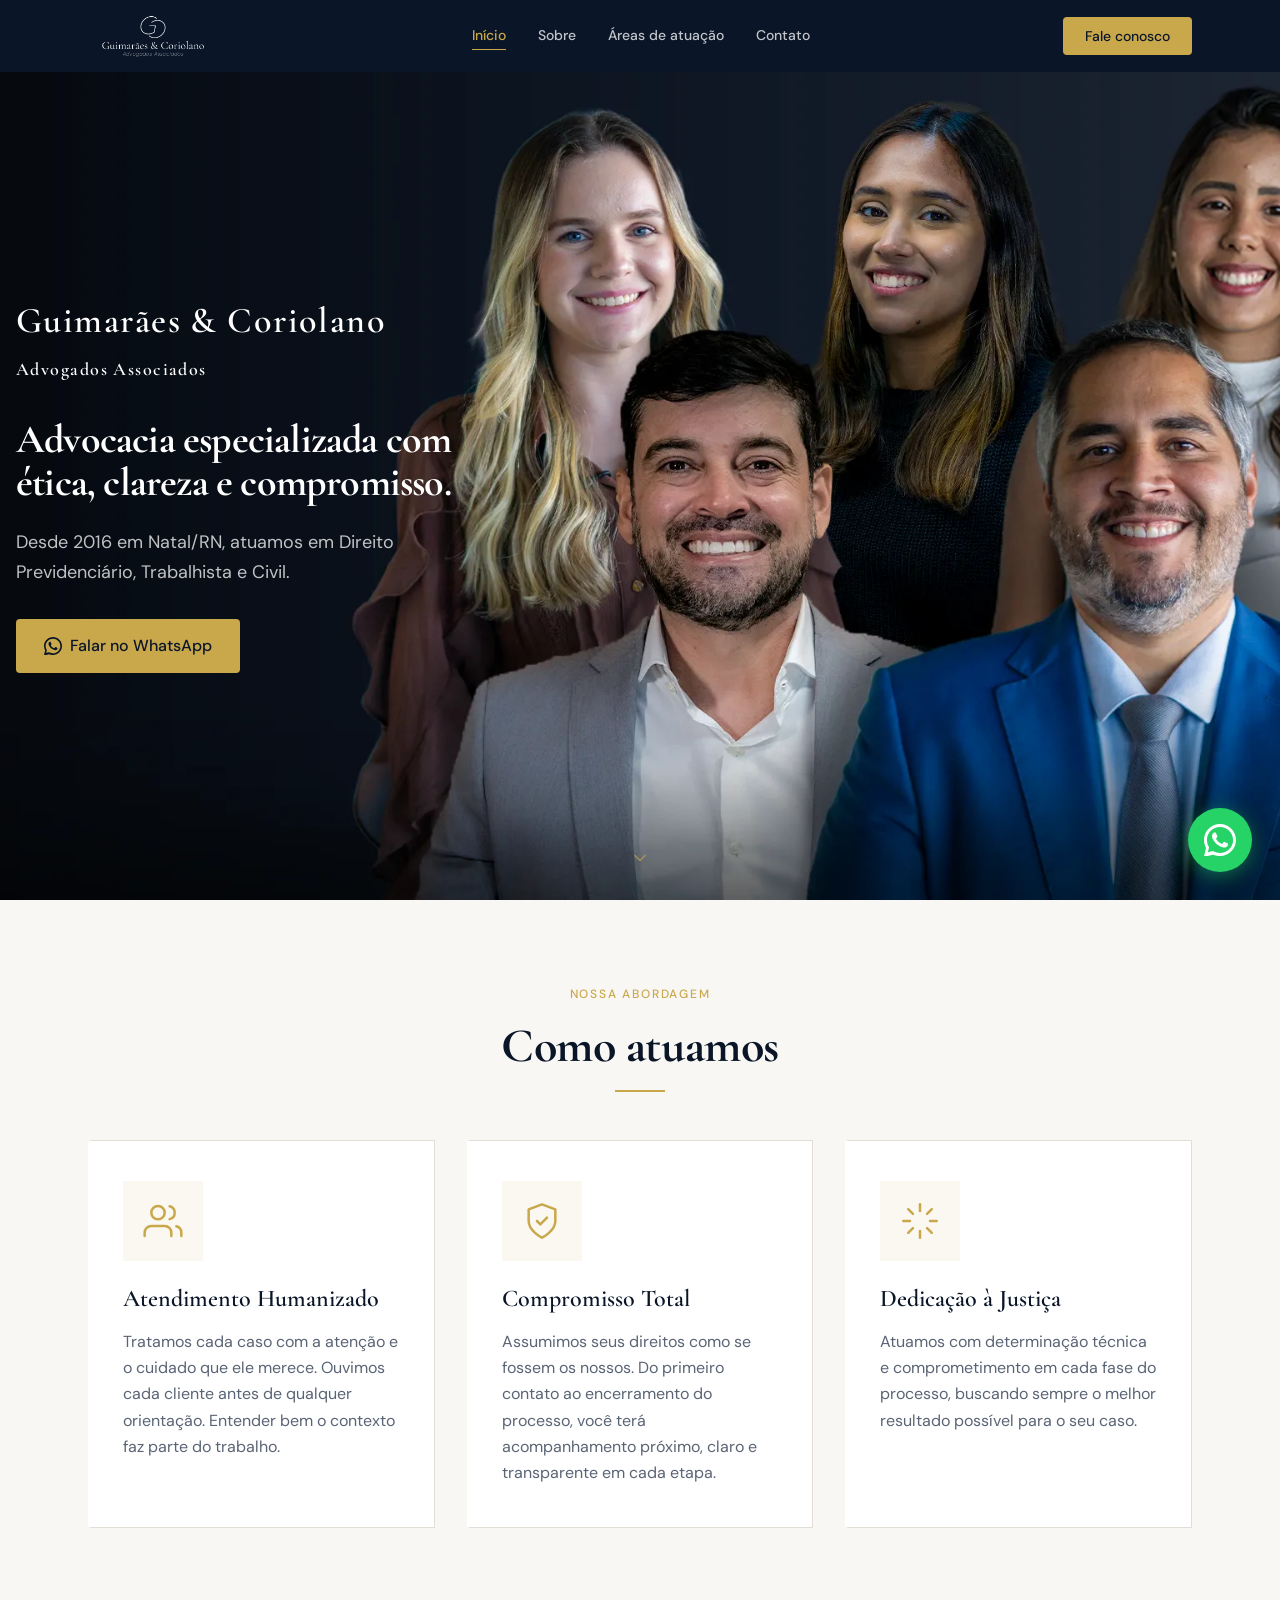
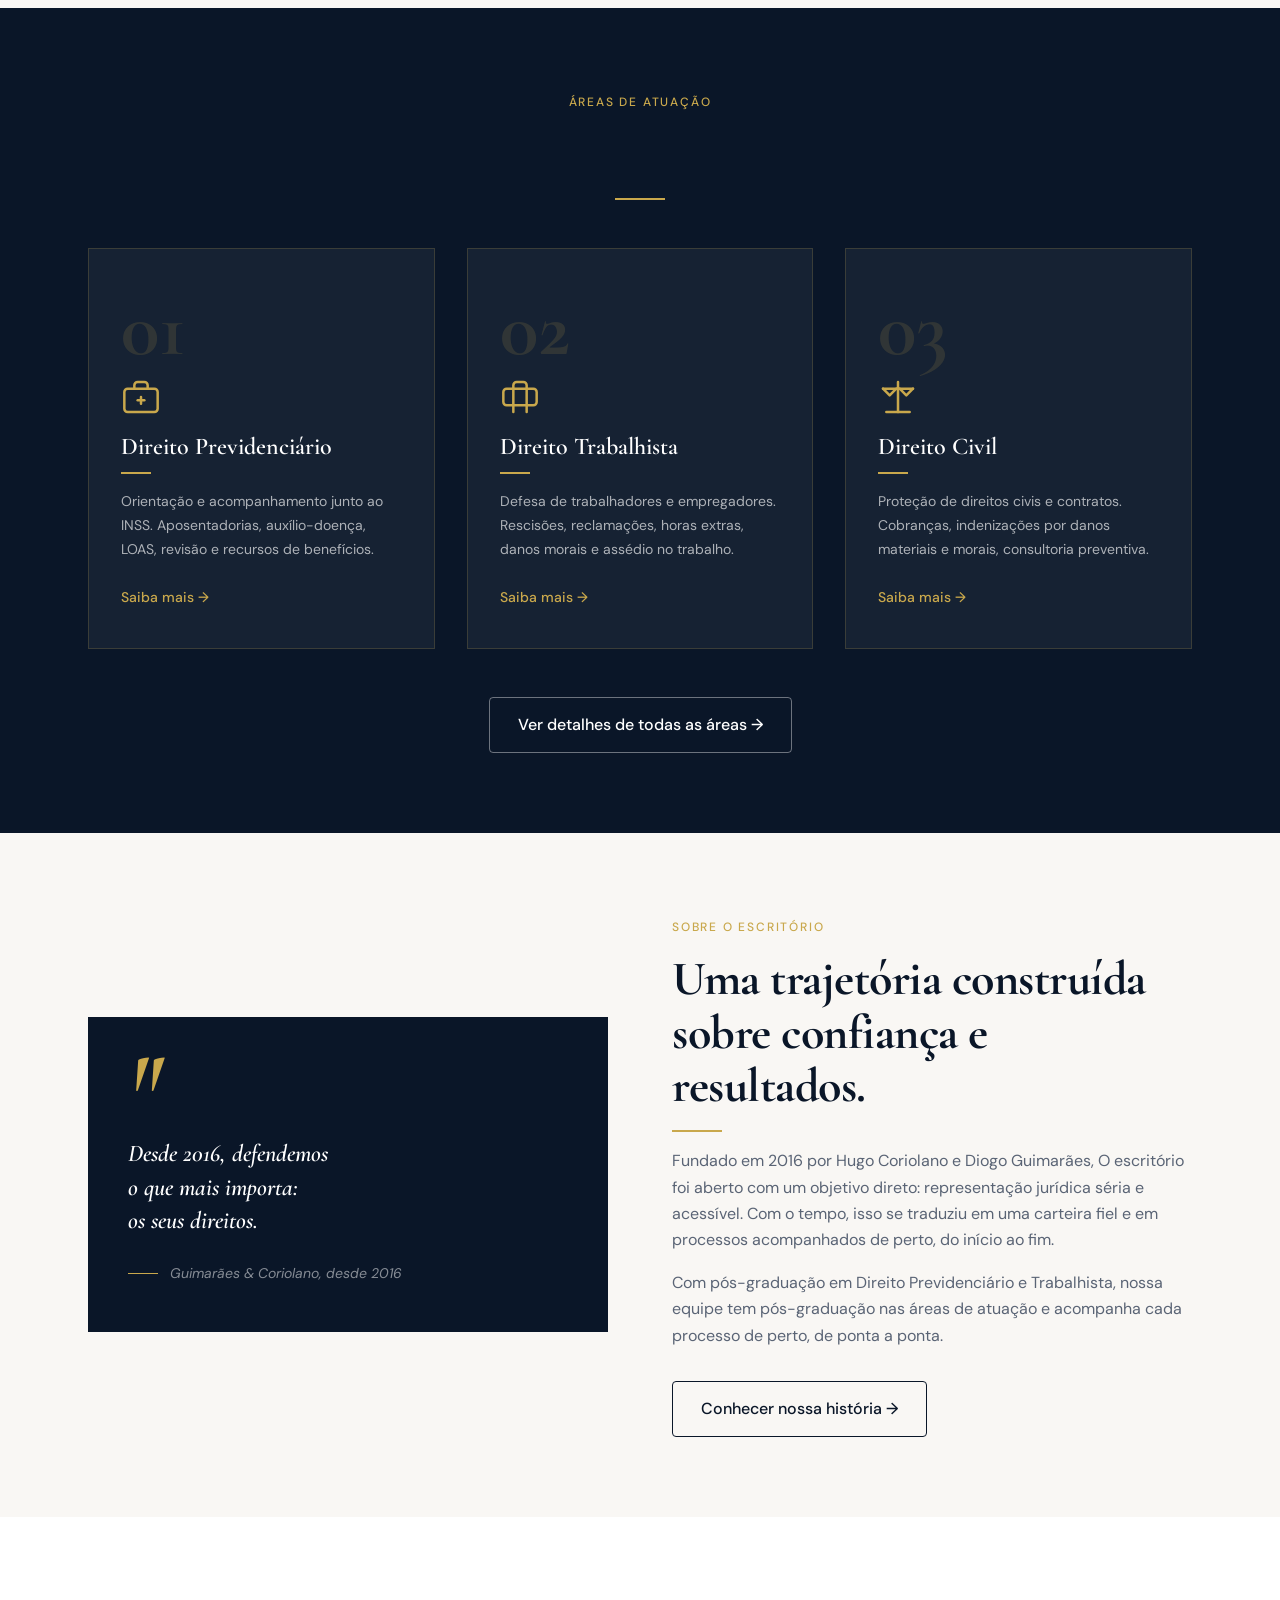
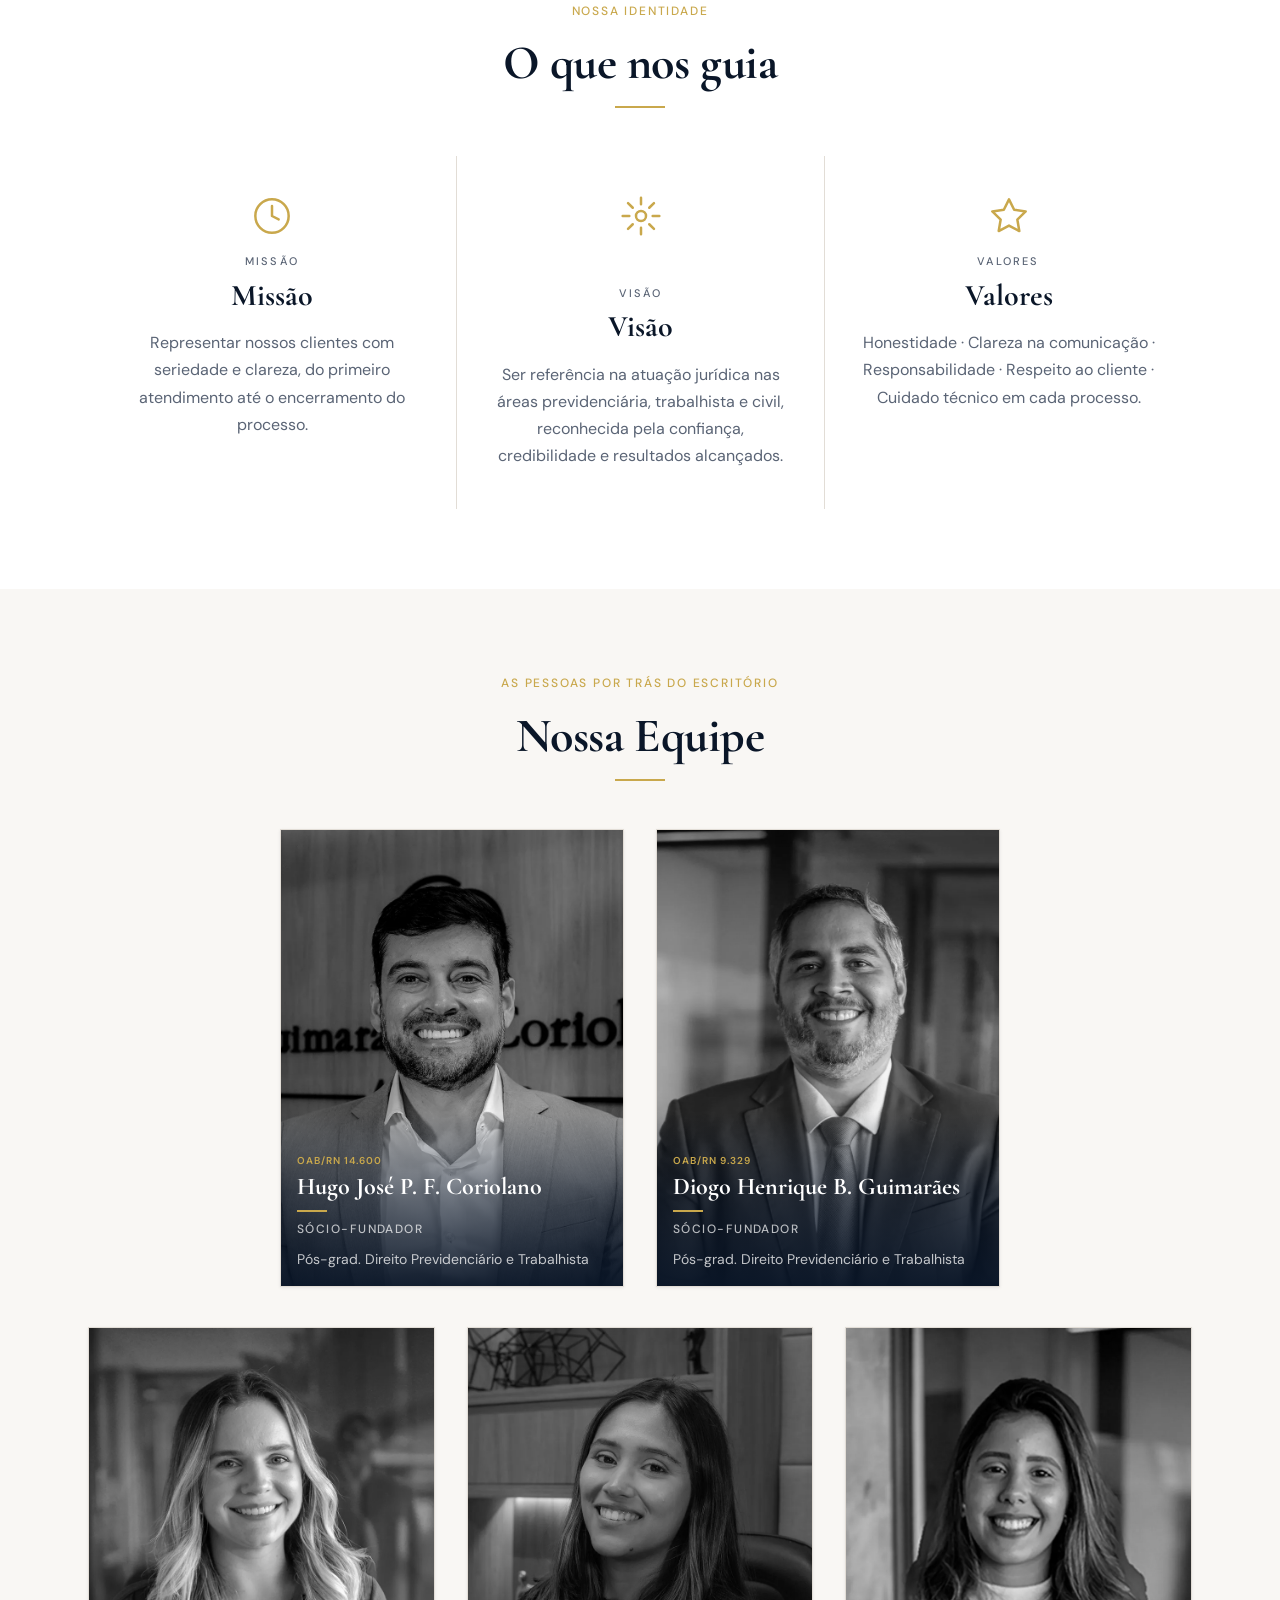
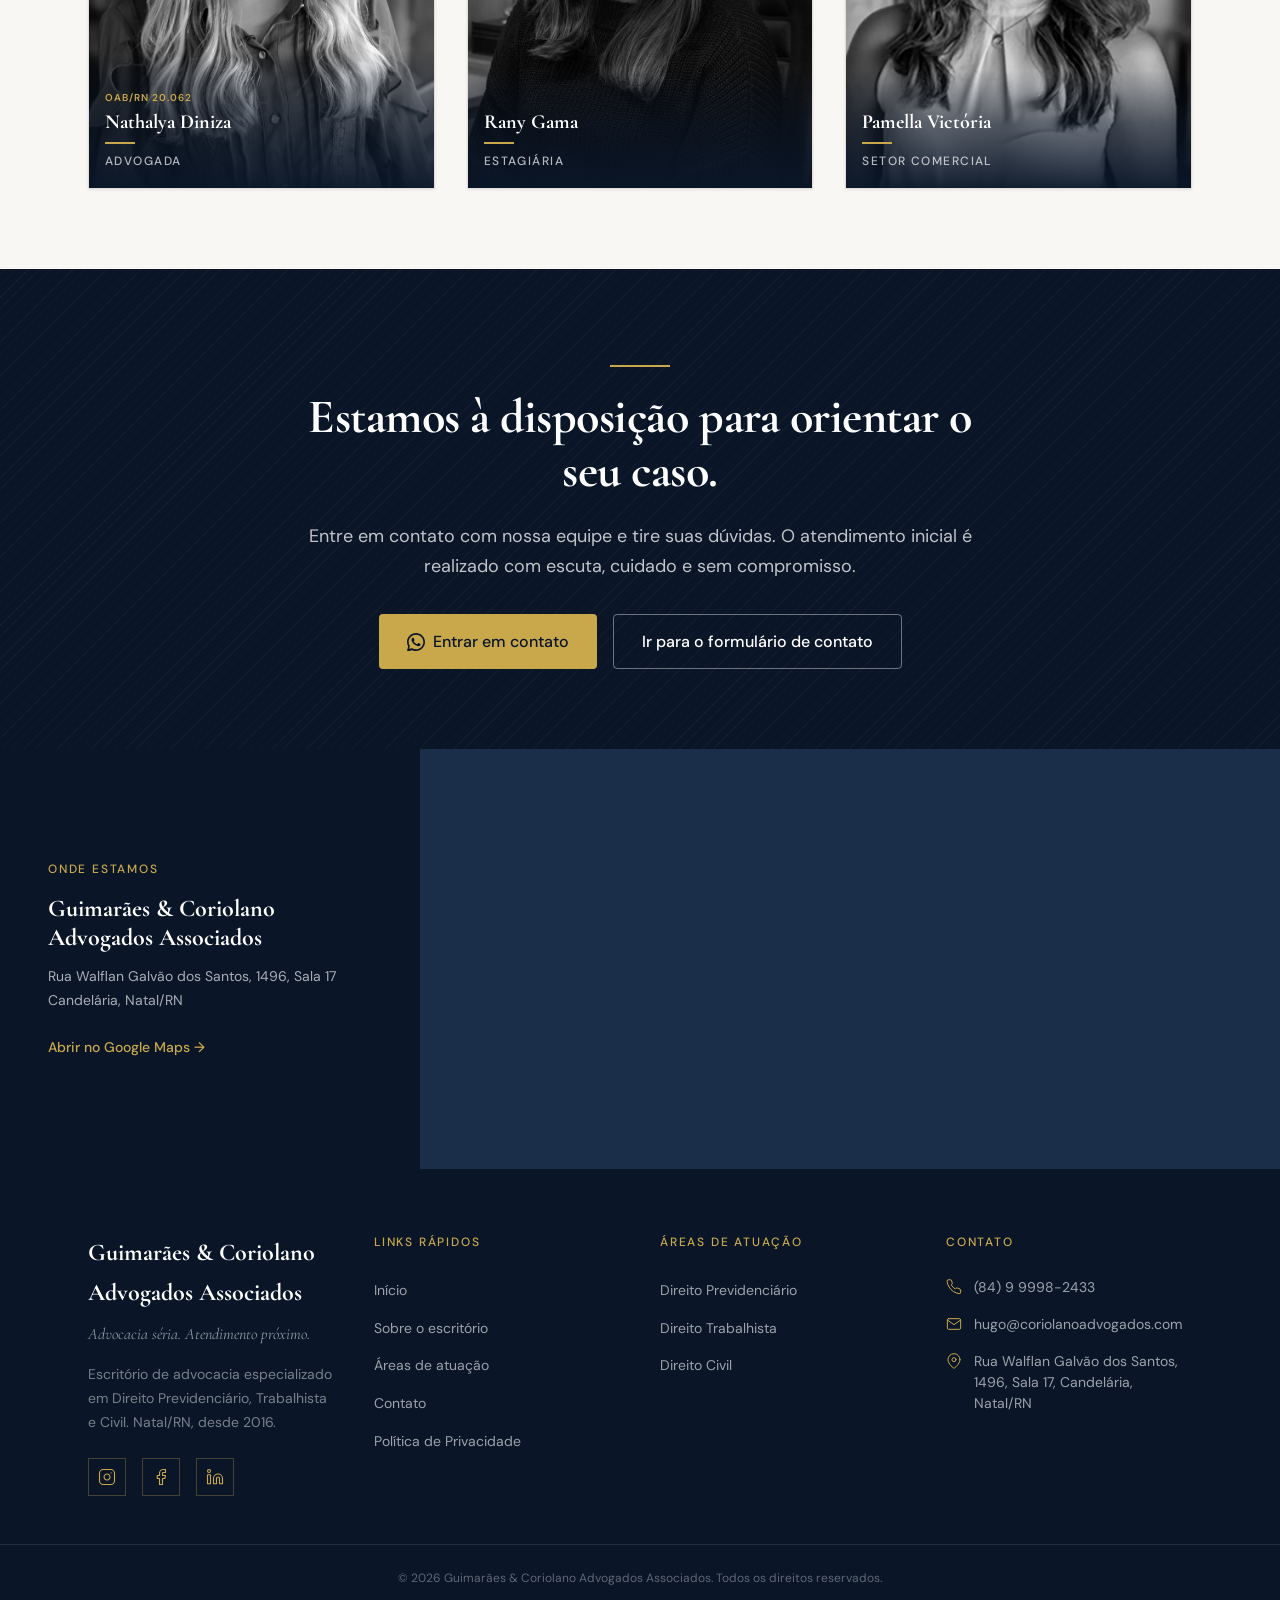
<file: index.html>
<!DOCTYPE html>
<html lang="pt-BR">
<head>
  <meta charset="UTF-8">
  <meta name="viewport" content="width=device-width, initial-scale=1.0">
  <title>Guimarães & Coriolano Advogados Associados | Direito Previdenciário, Trabalhista e Civil em Natal/RN</title>
  <link rel="icon" type="image/webp" href="logo.webp">
  <meta name="description" content="Escritório de advocacia em Natal/RN especializado em Direito Previdenciário, Trabalhista e Civil. Atendimento ético e comprometido desde 2016. Conheça nossa equipe.">

  <!-- Google Tag Manager -->
  <script>(function(w,d,s,l,i){w[l]=w[l]||[];w[l].push({'gtm.start':
  new Date().getTime(),event:'gtm.js'});var f=d.getElementsByTagName(s)[0],
  j=d.createElement(s),dl=l!='dataLayer'?'&l='+l:'';j.async=true;j.src=
  'https://www.googletagmanager.com/gtm.js?id='+i+dl;f.parentNode.insertBefore(j,f);
  })(window,document,'script','dataLayer','GTM-WH4GN9VQ');</script>
  <!-- End Google Tag Manager -->

  <link rel="preconnect" href="https://fonts.googleapis.com">
  <link rel="preconnect" href="https://fonts.gstatic.com" crossorigin>
  <link href="https://fonts.googleapis.com/css2?family=Cormorant+Garamond:ital,wght@0,400;0,600;0,700;1,400;1,600&family=DM+Sans:wght@400;500&display=swap" rel="stylesheet">

  <link rel="stylesheet" href="css/variables.css">
  <link rel="stylesheet" href="css/reset.css">
  <link rel="stylesheet" href="css/layout.css">
  <link rel="stylesheet" href="css/components.css">
  <link rel="stylesheet" href="css/animations.css">
</head>
<body>

  <!-- Google Tag Manager (noscript) -->
  <noscript><iframe src="https://www.googletagmanager.com/ns.html?id=GTM-WH4GN9VQ"
  height="0" width="0" style="display:none;visibility:hidden"></iframe></noscript>
  <!-- End Google Tag Manager (noscript) -->

  <!-- ======================================================
       HEADER
       ====================================================== -->
  <header class="header" role="banner">
    <div class="container">
      <div class="header__inner">
        <a href="index.html" class="header__logo" aria-label="Guimarães & Coriolano Advogados Associados, Página inicial">
          <img src="logo.webp" alt="Logo Guimarães & Coriolano">
        </a>

        <nav class="header__nav" role="navigation" aria-label="Navegação principal">

          <a href="index.html" class="header__nav-link">Início</a>
          <a href="sobre.html" class="header__nav-link">Sobre</a>
          <a href="areas.html" class="header__nav-link">Áreas de atuação</a>
          <a href="contato.html" class="header__nav-link">Contato</a>
        </nav>

        <div class="header__cta">
          <a href="https://api.whatsapp.com/send/?phone=5584999982433&text=Ol%C3%A1%2C+gostaria+de+entrar+em+contato+com+o+escrit%C3%B3rio+Guimar%C3%A3es+%26+Coriolano.+&type=phone_number&app_absent=0" target="_blank" rel="noopener" class="btn-header-cta">Fale conosco</a>
        </div>

        <button class="header__hamburger" aria-label="Abrir menu" aria-expanded="false" aria-controls="mobile-menu">
          <span></span>
          <span></span>
          <span></span>
        </button>
      </div>
    </div>
  </header>

  <!-- Mobile Menu -->
  <div class="mobile-menu" id="mobile-menu" role="dialog" aria-modal="true" aria-label="Menu de navegação">
    <a href="index.html" class="mobile-menu__link">Início</a>
    <a href="sobre.html" class="mobile-menu__link">Sobre</a>
    <a href="areas.html" class="mobile-menu__link">Áreas de atuação</a>
    <a href="contato.html" class="mobile-menu__link">Contato</a>
    <a href="https://api.whatsapp.com/send/?phone=5584999982433&text=Ol%C3%A1%2C+gostaria+de+entrar+em+contato+com+o+escrit%C3%B3rio+Guimar%C3%A3es+%26+Coriolano.+&type=phone_number&app_absent=0" target="_blank" rel="noopener" class="mobile-menu__cta btn">Fale conosco</a>
  </div>


  <main>

    <!-- ======================================================
         SEÇÃO 1, HERO
         ====================================================== -->
    <section class="hero" id="inicio" aria-label="Apresentação do escritório">

      <div class="hero__inner">
        <div class="container">
          <div class="hero__content">
            <h1 class="hero__logo">
              <img class="hero__logo-img" src="logo.webp" alt="Guimarães &amp; Coriolano Advogados Associados">
              <span class="hero__logo-text">Guimarães &amp; Coriolano<br><span style="font-size: 18px;">Advogados Associados</span>
            </h1>


            <h2 class="hero__title">
              Advocacia especializada com<br>
              ética, clareza e compromisso.
            </h2>

            <p class="hero__text">
              Desde 2016 em Natal/RN, atuamos em Direito Previdenciário, Trabalhista e Civil.
            </p>

            <div class="hero__btns">
              <a href="https://api.whatsapp.com/send/?phone=5584999982433&text=Ol%C3%A1%2C+gostaria+de+entrar+em+contato+com+o+escrit%C3%B3rio+Guimar%C3%A3es+%26+Coriolano.+&type=phone_number&app_absent=0" target="_blank" rel="noopener" class="btn btn--primary">
                <svg xmlns="http://www.w3.org/2000/svg" width="18" height="18" viewBox="0 0 24 24" fill="currentColor" aria-hidden="true"><path d="M17.472 14.382c-.297-.149-1.758-.867-2.03-.967-.273-.099-.471-.148-.67.15-.197.297-.767.966-.94 1.164-.173.199-.347.223-.644.075-.297-.15-1.255-.463-2.39-1.475-.883-.788-1.48-1.761-1.653-2.059-.173-.297-.018-.458.13-.606.134-.133.298-.347.446-.52.149-.174.198-.298.298-.497.099-.198.05-.371-.025-.52-.075-.149-.669-1.612-.916-2.207-.242-.579-.487-.5-.669-.51-.173-.008-.371-.01-.57-.01-.198 0-.52.074-.792.372-.272.297-1.04 1.016-1.04 2.479 0 1.462 1.065 2.875 1.213 3.074.149.198 2.096 3.2 5.077 4.487.709.306 1.262.489 1.694.625.712.227 1.36.195 1.871.118.571-.085 1.758-.719 2.006-1.413.248-.694.248-1.289.173-1.413-.074-.124-.272-.198-.57-.347z"/><path d="M12 0C5.373 0 0 5.373 0 12c0 2.116.553 4.103 1.522 5.827L.057 23.928a.5.5 0 0 0 .614.614l6.064-1.463A11.945 11.945 0 0 0 12 24c6.627 0 12-5.373 12-12S18.627 0 12 0zm0 21.818a9.818 9.818 0 0 1-5.01-1.373l-.36-.213-3.712.896.913-3.63-.234-.373A9.818 9.818 0 0 1 2.182 12C2.182 6.567 6.567 2.182 12 2.182c5.432 0 9.818 4.385 9.818 9.818 0 5.433-4.386 9.818-9.818 9.818z"/></svg>
                Falar no WhatsApp
              </a>
            </div>

          </div>
        </div>
      </div>

      <!-- Scroll indicator -->
      <button class="scroll-indicator" aria-label="Rolar para o conteúdo">
        <svg xmlns="http://www.w3.org/2000/svg" width="20" height="20" viewBox="0 0 24 24" fill="none" stroke="currentColor" stroke-width="2" stroke-linecap="round" stroke-linejoin="round" aria-hidden="true">
          <polyline points="6 9 12 15 18 9"></polyline>
        </svg>
      </button>
    </section>


    <!-- ======================================================
         SEÇÃO 2, DIFERENCIAIS
         ====================================================== -->
    <section class="bg-cream section-padding" id="diferenciais" aria-label="Nossos diferenciais">
      <div class="container">

        <div class="text-center" style="margin-bottom: var(--space-12);">
          <span class="section-label fade-in">Nossa abordagem</span>
          <h2 class="section-title section-title--navy fade-in" data-delay="100">Como atuamos</h2>
          <span class="gold-line gold-line--center fade-in" data-delay="200" aria-hidden="true"></span>
        </div>

        <div class="grid-3">

          <!-- Card 1 -->
          <article class="card-diff fade-in" data-delay="100">
            <div class="card-diff__icon-wrap" aria-hidden="true">
              <svg xmlns="http://www.w3.org/2000/svg" viewBox="0 0 24 24" fill="none" stroke="currentColor" stroke-width="1.5" stroke-linecap="round" stroke-linejoin="round">
                <path d="M17 21v-2a4 4 0 0 0-4-4H5a4 4 0 0 0-4 4v2"/>
                <circle cx="9" cy="7" r="4"/>
                <path d="M23 21v-2a4 4 0 0 0-3-3.87"/>
                <path d="M16 3.13a4 4 0 0 1 0 7.75"/>
              </svg>
            </div>
            <h3 class="card-diff__title">Atendimento Humanizado</h3>
            <p class="card-diff__text">Tratamos cada caso com a atenção e o cuidado que ele merece. Ouvimos cada cliente antes de qualquer orientação. Entender bem o contexto faz parte do trabalho.</p>
          </article>

          <!-- Card 2 -->
          <article class="card-diff fade-in" data-delay="200">
            <div class="card-diff__icon-wrap" aria-hidden="true">
              <svg xmlns="http://www.w3.org/2000/svg" viewBox="0 0 24 24" fill="none" stroke="currentColor" stroke-width="1.5" stroke-linecap="round" stroke-linejoin="round">
                <path d="M12 22s8-4 8-10V5l-8-3-8 3v7c0 6 8 10 8 10z"/>
                <polyline points="9 12 11 14 15 10"/>
              </svg>
            </div>
            <h3 class="card-diff__title">Compromisso Total</h3>
            <p class="card-diff__text">Assumimos seus direitos como se fossem os nossos. Do primeiro contato ao encerramento do processo, você terá acompanhamento próximo, claro e transparente em cada etapa.</p>
          </article>

          <!-- Card 3 -->
          <article class="card-diff fade-in" data-delay="300">
            <div class="card-diff__icon-wrap" aria-hidden="true">
              <svg xmlns="http://www.w3.org/2000/svg" viewBox="0 0 24 24" fill="none" stroke="currentColor" stroke-width="1.5" stroke-linecap="round" stroke-linejoin="round">
                <line x1="12" y1="2" x2="12" y2="6"/>
                <line x1="12" y1="18" x2="12" y2="22"/>
                <line x1="4.93" y1="4.93" x2="7.76" y2="7.76"/>
                <line x1="16.24" y1="16.24" x2="19.07" y2="19.07"/>
                <line x1="2" y1="12" x2="6" y2="12"/>
                <line x1="18" y1="12" x2="22" y2="12"/>
                <line x1="4.93" y1="19.07" x2="7.76" y2="16.24"/>
                <line x1="16.24" y1="7.76" x2="19.07" y2="4.93"/>
              </svg>
            </div>
            <h3 class="card-diff__title">Dedicação à Justiça</h3>
            <p class="card-diff__text">Atuamos com determinação técnica e comprometimento em cada fase do processo, buscando sempre o melhor resultado possível para o seu caso.</p>
          </article>

        </div>
      </div>
    </section>


    <!-- ======================================================
         SEÇÃO 3, ÁREAS DE ATUAÇÃO (preview)
         ====================================================== -->
    <section class="bg-navy section-padding" id="areas-preview" aria-label="Áreas de atuação">
      <div class="container">

        <div class="text-center" style="margin-bottom: var(--space-12);">
          <span class="section-label fade-in">Áreas de atuação</span>
          <h2 class="section-title section-title--white fade-in" data-delay="100">Áreas em que atuamos</h2>
          <span class="gold-line gold-line--center fade-in" data-delay="200" aria-hidden="true"></span>
        </div>

        <div class="grid-3" style="margin-bottom: var(--space-12);">

          <!-- Área 1 -->
          <article class="card-area fade-in" data-delay="100">
            <div class="card-area__number" aria-hidden="true">01</div>
            <svg class="card-area__icon" xmlns="http://www.w3.org/2000/svg" viewBox="0 0 24 24" fill="none" stroke="currentColor" stroke-width="1.5" stroke-linecap="round" stroke-linejoin="round" aria-hidden="true">
              <rect x="2" y="7" width="20" height="14" rx="2"/>
              <path d="M16 7V5a2 2 0 0 0-2-2h-4a2 2 0 0 0-2 2v2"/>
              <line x1="12" y1="12" x2="12" y2="16"/>
              <line x1="10" y1="14" x2="14" y2="14"/>
            </svg>
            <h3 class="card-area__title">Direito Previdenciário</h3>
            <span class="card-area__line" aria-hidden="true"></span>
            <p class="card-area__text">Orientação e acompanhamento junto ao INSS. Aposentadorias, auxílio-doença, LOAS, revisão e recursos de benefícios.</p>
            <a href="areas.html#previdenciario" class="card-area__link">Saiba mais →</a>
          </article>

          <!-- Área 2 -->
          <article class="card-area fade-in" data-delay="200">
            <div class="card-area__number" aria-hidden="true">02</div>
            <svg class="card-area__icon" xmlns="http://www.w3.org/2000/svg" viewBox="0 0 24 24" fill="none" stroke="currentColor" stroke-width="1.5" stroke-linecap="round" stroke-linejoin="round" aria-hidden="true">
              <path d="M20 7H4a2 2 0 0 0-2 2v6a2 2 0 0 0 2 2h16a2 2 0 0 0 2-2V9a2 2 0 0 0-2-2z"/>
              <path d="M16 21V5a2 2 0 0 0-2-2h-4a2 2 0 0 0-2 2v16"/>
            </svg>
            <h3 class="card-area__title">Direito Trabalhista</h3>
            <span class="card-area__line" aria-hidden="true"></span>
            <p class="card-area__text">Defesa de trabalhadores e empregadores. Rescisões, reclamações, horas extras, danos morais e assédio no trabalho.</p>
            <a href="areas.html#trabalhista" class="card-area__link">Saiba mais →</a>
          </article>

          <!-- Área 3 -->
          <article class="card-area fade-in" data-delay="300">
            <div class="card-area__number" aria-hidden="true">03</div>
            <svg class="card-area__icon" xmlns="http://www.w3.org/2000/svg" viewBox="0 0 24 24" fill="none" stroke="currentColor" stroke-width="1.5" stroke-linecap="round" stroke-linejoin="round" aria-hidden="true">
              <line x1="12" y1="3" x2="12" y2="21"/>
              <path d="M5 21h14"/>
              <path d="M3 7l4 4 4-4"/>
              <path d="M13 7l4 4 4-4"/>
              <line x1="3" y1="7" x2="21" y2="7"/>
            </svg>
            <h3 class="card-area__title">Direito Civil</h3>
            <span class="card-area__line" aria-hidden="true"></span>
            <p class="card-area__text">Proteção de direitos civis e contratos. Cobranças, indenizações por danos materiais e morais, consultoria preventiva.</p>
            <a href="areas.html#civel" class="card-area__link">Saiba mais →</a>
          </article>

        </div>

        <div class="text-center fade-in" data-delay="400">
          <a href="areas.html" class="btn btn--ghost">Ver detalhes de todas as áreas →</a>
        </div>

      </div>
    </section>


    <!-- ======================================================
         SEÇÃO 4, SOBRE (resumo)
         ====================================================== -->
    <section class="bg-cream section-padding" id="sobre-preview" aria-label="Sobre o escritório">
      <div class="container">
        <div class="grid-2" style="gap: var(--space-16);">

          <!-- Coluna visual -->
          <div class="fade-in">
            <div class="sobre-quote-block">
              <span class="sobre-quote-mark" aria-hidden="true">"</span>
              <blockquote class="sobre-quote-text">
                Desde 2016, defendemos<br>o que mais importa:<br>os seus direitos.
              </blockquote>
              <div class="sobre-quote-attr">
                <span class="sobre-quote-attr-line" aria-hidden="true"></span>
                <cite>Guimarães &amp; Coriolano, desde 2016</cite>
              </div>
            </div>
          </div>

          <!-- Coluna texto -->
          <div class="fade-in" data-delay="150">
            <span class="section-label">Sobre o escritório</span>
            <h2 class="section-title section-title--navy" style="margin-bottom: var(--space-4);">
              Uma trajetória construída sobre confiança e resultados.
            </h2>
            <span class="gold-line" aria-hidden="true"></span>
            <p style="color: var(--color-text-muted); margin-bottom: var(--space-4);">
              Fundado em 2016 por Hugo Coriolano e Diogo Guimarães, O escritório foi aberto com um objetivo direto: representação jurídica séria e acessível. Com o tempo, isso se traduziu em uma carteira fiel e em processos acompanhados de perto, do início ao fim.
            </p>
            <p style="color: var(--color-text-muted); margin-bottom: var(--space-8);">
              Com pós-graduação em Direito Previdenciário e Trabalhista, nossa equipe tem pós-graduação nas áreas de atuação e acompanha cada processo de perto, de ponta a ponta.
            </p>
            <a href="sobre.html" class="btn btn--ghost-navy">Conhecer nossa história →</a>
          </div>

        </div>
      </div>
    </section>


    <!-- ======================================================
         SEÇÃO 5, MISSÃO / VISÃO / VALORES
         ====================================================== -->
    <section class="bg-white section-padding" id="mvv" aria-label="Missão, visão e valores">
      <div class="container">

        <div class="text-center" style="margin-bottom: var(--space-12);">
          <span class="section-label fade-in">Nossa identidade</span>
          <h2 class="section-title section-title--navy fade-in" data-delay="100">O que nos guia</h2>
          <span class="gold-line gold-line--center fade-in" data-delay="200" aria-hidden="true"></span>
        </div>

        <div class="mvv-grid fade-in" data-delay="200">

          <div class="mvv-item">
            <svg class="mvv-item__icon" xmlns="http://www.w3.org/2000/svg" viewBox="0 0 24 24" fill="none" stroke="currentColor" stroke-width="1.5" stroke-linecap="round" stroke-linejoin="round" aria-hidden="true">
              <circle cx="12" cy="12" r="10"/>
              <polyline points="12 6 12 12 16 14"/>
            </svg>
            <p class="mvv-item__label">Missão</p>
            <h3 class="mvv-item__title">Missão</h3>
            <p class="mvv-item__text">Representar nossos clientes com seriedade e clareza, do primeiro atendimento até o encerramento do processo.</p>
          </div>

          <div class="mvv-item">
            <svg class="mvv-item__icon" xmlns="http://www.w3.org/2000/svg" viewBox="0 0 24 24" fill="none" stroke="currentColor" stroke-width="1.5" stroke-linecap="round" stroke-linejoin="round" aria-hidden="true">
              <circle cx="12" cy="12" r="3"/>
              <path d="M12 1v4M12 19v4M4.22 4.22l2.83 2.83M16.95 16.95l2.83 2.83M1 12h4M19 12h4M4.22 19.78l2.83-2.83M16.95 7.05l2.83-2.83"/>
            </svg>
                  <a href="politica-de-privacidade.html" class="footer__link" style="margin-top:8px;display:inline-block;">Política de Privacidade</a>
            <p class="mvv-item__label">Visão</p>
            <h3 class="mvv-item__title">Visão</h3>
            <p class="mvv-item__text">Ser referência na atuação jurídica nas áreas previdenciária, trabalhista e civil, reconhecida pela confiança, credibilidade e resultados alcançados.</p>
          </div>

          <div class="mvv-item">
            <svg class="mvv-item__icon" xmlns="http://www.w3.org/2000/svg" viewBox="0 0 24 24" fill="none" stroke="currentColor" stroke-width="1.5" stroke-linecap="round" stroke-linejoin="round" aria-hidden="true">
              <polygon points="12 2 15.09 8.26 22 9.27 17 14.14 18.18 21.02 12 17.77 5.82 21.02 7 14.14 2 9.27 8.91 8.26 12 2"/>
            </svg>
            <p class="mvv-item__label">Valores</p>
            <h3 class="mvv-item__title">Valores</h3>
            <p class="mvv-item__text">Honestidade · Clareza na comunicação · Responsabilidade · Respeito ao cliente · Cuidado técnico em cada processo.</p>
          </div>

        </div>
      </div>
    </section>


    <!-- ======================================================
         SEÇÃO 6, EQUIPE
         ====================================================== -->
    <section class="bg-cream section-padding" id="equipe" aria-label="Nossa equipe">
      <div class="container">

        <div class="text-center" style="margin-bottom: var(--space-12);">
          <span class="section-label fade-in">As pessoas por trás do escritório</span>
          <h2 class="section-title section-title--navy fade-in" data-delay="100">Nossa Equipe</h2>
          <span class="gold-line gold-line--center fade-in" data-delay="200" aria-hidden="true"></span>
        </div>

        <!-- Sócios em destaque -->
        <div style="display: grid; grid-template-columns: repeat(auto-fit, minmax(280px, 1fr)); gap: var(--space-8); max-width: 720px; margin: 0 auto var(--space-10);">

          <article class="card-team fade-in" data-delay="100">
            <div class="card-team__photo-wrap">
              <img src="assets/hugo-profile.webp" alt="Hugo José P. F. Coriolano" class="card-team__photo">
              <div class="card-team__overlay">
                <span class="card-team__oab">OAB/RN 14.600</span>
                <h3 class="card-team__name">Hugo José P. F. Coriolano</h3>
                <span class="card-team__gold-line" aria-hidden="true"></span>
                <p class="card-team__role">Sócio-fundador</p>
                <p class="card-team__spec">Pós-grad. Direito Previdenciário e Trabalhista</p>
              </div>
            </div>
          </article>

          <article class="card-team fade-in" data-delay="200">
            <div class="card-team__photo-wrap">
              <img src="assets/diogo-profile.webp" alt="Diogo Henrique B. Guimarães" class="card-team__photo">
              <div class="card-team__overlay">
                <span class="card-team__oab">OAB/RN 9.329</span>
                <h3 class="card-team__name">Diogo Henrique B. Guimarães</h3>
                <span class="card-team__gold-line" aria-hidden="true"></span>
                <p class="card-team__role">Sócio-fundador</p>
                <p class="card-team__spec">Pós-grad. Direito Previdenciário e Trabalhista</p>
              </div>
            </div>
          </article>

        </div>

        <!-- Equipe -->
        <div class="grid-3">

          <article class="card-team fade-in" data-delay="100">
            <div class="card-team__photo-wrap">
              <img src="assets/natalia-profile.webp" alt="Nathalya Diniza" class="card-team__photo">
              <div class="card-team__overlay">
                <span class="card-team__oab">OAB/RN 20.062</span>
                <h3 class="card-team__name card-team__name--sm">Nathalya Diniza</h3>
                <span class="card-team__gold-line" aria-hidden="true"></span>
                <p class="card-team__role">Advogada</p>
              </div>
            </div>
          </article>

          <article class="card-team fade-in" data-delay="200">
            <div class="card-team__photo-wrap">
              <img src="assets/rany-profile.webp" alt="Rany Gama" class="card-team__photo">
              <div class="card-team__overlay">
                <h3 class="card-team__name card-team__name--sm">Rany Gama</h3>
                <span class="card-team__gold-line" aria-hidden="true"></span>
                <p class="card-team__role">Estagiária</p>
              </div>
            </div>
          </article>

          <article class="card-team fade-in" data-delay="300">
            <div class="card-team__photo-wrap">
              <img src="assets/pamella-profile.webp" alt="Pamella Victória" class="card-team__photo">
              <div class="card-team__overlay">
                <h3 class="card-team__name card-team__name--sm">Pamella Victória</h3>
                <span class="card-team__gold-line" aria-hidden="true"></span>
                <p class="card-team__role">Setor Comercial</p>
              </div>
            </div>
          </article>

        </div>
      </div>
    </section>


    <!-- ======================================================
         SEÇÃO 7, CTA FINAL
         ====================================================== -->
    <section class="bg-navy section-padding" id="cta" aria-label="Chamada para ação">
      <div class="texture-overlay" aria-hidden="true"></div>
      <div class="container" style="position: relative; z-index: 2;">
        <div style="max-width: 720px; margin: 0 auto; text-align: center;">

          <span class="gold-line gold-line--center gold-line--lg fade-in" aria-hidden="true"></span>

          <h2 class="section-title section-title--white fade-in" data-delay="100" style="margin: var(--space-6) 0;">
            Estamos à disposição para orientar o seu caso.
          </h2>

          <p class="fade-in" data-delay="200" style="color: rgba(255,255,255,0.75); font-size: var(--text-lg); margin-bottom: var(--space-8); line-height: 1.65;">
            Entre em contato com nossa equipe e tire suas dúvidas. O atendimento inicial é realizado com escuta, cuidado e sem compromisso.
          </p>

          <div class="fade-in" data-delay="300" style="display: flex; flex-wrap: wrap; gap: var(--space-4); justify-content: center;">
            <a href="https://api.whatsapp.com/send/?phone=5584999982433&text=Ol%C3%A1%2C+gostaria+de+entrar+em+contato+com+o+escrit%C3%B3rio+Guimar%C3%A3es+%26+Coriolano.+&type=phone_number&app_absent=0" target="_blank" rel="noopener" class="btn btn--primary">
              <svg xmlns="http://www.w3.org/2000/svg" width="18" height="18" viewBox="0 0 24 24" fill="currentColor" aria-hidden="true"><path d="M17.472 14.382c-.297-.149-1.758-.867-2.03-.967-.273-.099-.471-.148-.67.15-.197.297-.767.966-.94 1.164-.173.199-.347.223-.644.075-.297-.15-1.255-.463-2.39-1.475-.883-.788-1.48-1.761-1.653-2.059-.173-.297-.018-.458.13-.606.134-.133.298-.347.446-.52.149-.174.198-.298.298-.497.099-.198.05-.371-.025-.52-.075-.149-.669-1.612-.916-2.207-.242-.579-.487-.5-.669-.51-.173-.008-.371-.01-.57-.01-.198 0-.52.074-.792.372-.272.297-1.04 1.016-1.04 2.479 0 1.462 1.065 2.875 1.213 3.074.149.198 2.096 3.2 5.077 4.487.709.306 1.262.489 1.694.625.712.227 1.36.195 1.871.118.571-.085 1.758-.719 2.006-1.413.248-.694.248-1.289.173-1.413-.074-.124-.272-.198-.57-.347z"/><path d="M12 0C5.373 0 0 5.373 0 12c0 2.116.553 4.103 1.522 5.827L.057 23.928a.5.5 0 0 0 .614.614l6.064-1.463A11.945 11.945 0 0 0 12 24c6.627 0 12-5.373 12-12S18.627 0 12 0zm0 21.818a9.818 9.818 0 0 1-5.01-1.373l-.36-.213-3.712.896.913-3.63-.234-.373A9.818 9.818 0 0 1 2.182 12C2.182 6.567 6.567 2.182 12 2.182c5.432 0 9.818 4.385 9.818 9.818 0 5.433-4.386 9.818-9.818 9.818z"/></svg>
              Entrar em contato
            </a>
            <a href="contato.html" class="btn btn--ghost">Ir para o formulário de contato</a>
          </div>

        </div>
      </div>
    </section>

  </main>


  <!-- ======================================================
       SEÇÃO, LOCALIZAÇÃO
       ====================================================== -->
  <section class="section-map" aria-label="Localização do escritório">
    <div class="section-map__info">
      <span class="section-label">Onde estamos</span>
      <h2 class="section-map__title">Guimarães &amp; Coriolano<br>Advogados Associados</h2>
      <p class="section-map__address">Rua Walflan Galvão dos Santos, 1496, Sala 17<br>Candelária, Natal/RN</p>
      <a href="https://www.google.com/maps/place/Guimarães+%26+Coriolano+Advogados+Associados/@-5.829585,-35.2246204,17z" target="_blank" rel="noopener" class="section-map__link">Abrir no Google Maps →</a>
    </div>
    <div class="section-map__embed">
      <iframe
        src="https://maps.google.com/maps?q=Guimar%C3%A3es+%26+Coriolano+Advogados+Associados,Natal,RN&output=embed&hl=pt-BR"
        width="100%" height="100%" style="border:0; display:block;"
        allowfullscreen loading="lazy"
        title="Localização do escritório Guimarães & Coriolano"
      ></iframe>
    </div>
  </section>


  <!-- ======================================================
       FOOTER
       ====================================================== -->
  <footer class="footer" role="contentinfo">
    <div class="container">
      <div class="footer__grid">

        <!-- Col 1, Brand -->
        <div>
          <p class="footer__brand-name">Guimarães &amp; Coriolano<br>Advogados Associados</p>
          <p class="footer__brand-slogan">Advocacia séria. Atendimento próximo.</p>
          <p class="footer__brand-desc">Escritório de advocacia especializado em Direito Previdenciário, Trabalhista e Civil. Natal/RN, desde 2016.</p>
          <div class="footer__social" aria-label="Redes sociais">
            <a href="https://www.instagram.com/guimaraescoriolanoadvocacia/" target="_blank" rel="noopener" class="footer__social-link" aria-label="Instagram">
              <svg xmlns="http://www.w3.org/2000/svg" width="18" height="18" viewBox="0 0 24 24" fill="none" stroke="currentColor" stroke-width="1.5" stroke-linecap="round" stroke-linejoin="round"><rect x="2" y="2" width="20" height="20" rx="5"/><path d="M16 11.37A4 4 0 1 1 12.63 8 4 4 0 0 1 16 11.37z"/><line x1="17.5" y1="6.5" x2="17.51" y2="6.5"/></svg>
            </a>
            <a href="https://www.facebook.com/profile.php?id=61584826483926" target="_blank" rel="noopener" class="footer__social-link" aria-label="Facebook">
              <svg xmlns="http://www.w3.org/2000/svg" width="18" height="18" viewBox="0 0 24 24" fill="none" stroke="currentColor" stroke-width="1.5" stroke-linecap="round" stroke-linejoin="round"><path d="M18 2h-3a5 5 0 0 0-5 5v3H7v4h3v8h4v-8h3l1-4h-4V7a1 1 0 0 1 1-1h3z"/></svg>
            </a>
            <a href="https://www.linkedin.com/company/112560992" target="_blank" rel="noopener" class="footer__social-link" aria-label="LinkedIn">
              <svg xmlns="http://www.w3.org/2000/svg" width="18" height="18" viewBox="0 0 24 24" fill="none" stroke="currentColor" stroke-width="1.5" stroke-linecap="round" stroke-linejoin="round"><path d="M16 8a6 6 0 0 1 6 6v7h-4v-7a2 2 0 0 0-2-2 2 2 0 0 0-2 2v7h-4v-7a6 6 0 0 1 6-6z"/><rect x="2" y="9" width="4" height="12"/><circle cx="4" cy="4" r="2"/></svg>
            </a>
          </div>
        </div>

        <!-- Col 2, Links rápidos -->
        <div>
          <p class="footer__col-title">Links rápidos</p>
          <ul class="footer__links">
            <li><a href="index.html" class="footer__link">Início</a></li>
            <li><a href="sobre.html" class="footer__link">Sobre o escritório</a></li>
            <li><a href="areas.html" class="footer__link">Áreas de atuação</a></li>
            <li><a href="contato.html" class="footer__link">Contato</a></li>
            <li><a href="politica-de-privacidade.html" class="footer__link">Política de Privacidade</a></li>
          </ul>
        </div>

        <!-- Col 3, Áreas -->
        <div>
          <p class="footer__col-title">Áreas de atuação</p>
          <ul class="footer__links">
            <li><a href="areas.html#previdenciario" class="footer__link">Direito Previdenciário</a></li>
            <li><a href="areas.html#trabalhista" class="footer__link">Direito Trabalhista</a></li>
            <li><a href="areas.html#civel" class="footer__link">Direito Civil</a></li>
          </ul>
        </div>

        <!-- Col 4, Contato -->
        <div>
          <p class="footer__col-title">Contato</p>
          <div class="footer__contact-item">
            <svg xmlns="http://www.w3.org/2000/svg" width="16" height="16" viewBox="0 0 24 24" fill="none" stroke="currentColor" stroke-width="1.5" stroke-linecap="round" stroke-linejoin="round" aria-hidden="true"><path d="M22 16.92v3a2 2 0 0 1-2.18 2 19.79 19.79 0 0 1-8.63-3.07A19.5 19.5 0 0 1 4.69 12a19.79 19.79 0 0 1-3.07-8.67A2 2 0 0 1 3.6 1.18h3a2 2 0 0 1 2 1.72c.127.96.361 1.903.7 2.81a2 2 0 0 1-.45 2.11L7.91 8.91a16 16 0 0 0 6.07 6.07l.91-.91a2 2 0 0 1 2.11-.45c.907.339 1.85.573 2.81.7a2 2 0 0 1 1.72 2.03z"/></svg>
            <a href="tel:+5584999982433">(84) 9 9998-2433</a>
          </div>
          <div class="footer__contact-item">
            <svg xmlns="http://www.w3.org/2000/svg" width="16" height="16" viewBox="0 0 24 24" fill="none" stroke="currentColor" stroke-width="1.5" stroke-linecap="round" stroke-linejoin="round" aria-hidden="true"><path d="M4 4h16c1.1 0 2 .9 2 2v12c0 1.1-.9 2-2 2H4c-1.1 0-2-.9-2-2V6c0-1.1.9-2 2-2z"/><polyline points="22,6 12,13 2,6"/></svg>
            <a href="mailto:hugo@coriolanoadvogados.com">hugo@coriolanoadvogados.com</a>
          </div>
          <div class="footer__contact-item">
            <svg xmlns="http://www.w3.org/2000/svg" width="16" height="16" viewBox="0 0 24 24" fill="none" stroke="currentColor" stroke-width="1.5" stroke-linecap="round" stroke-linejoin="round" aria-hidden="true"><path d="M21 10c0 7-9 13-9 13s-9-6-9-13a9 9 0 0 1 18 0z"/><circle cx="12" cy="10" r="3"/></svg>
            <span>Rua Walflan Galvão dos Santos, 1496, Sala 17, Candelária, Natal/RN</span>
          </div>
        </div>

      </div>
    </div>

    <div class="footer__bottom">
      <div class="container">
        <p>&copy; <span id="copyright-year">2026</span> Guimarães &amp; Coriolano Advogados Associados. Todos os direitos reservados.</p>
      </div>
    </div>
  </footer>


  <!-- ======================================================
       BOTÃO WHATSAPP FLUTUANTE
       ====================================================== -->
  <a href="https://api.whatsapp.com/send/?phone=5584999982433&text=Ol%C3%A1%2C+gostaria+de+entrar+em+contato+com+o+escrit%C3%B3rio+Guimar%C3%A3es+%26+Coriolano.+&type=phone_number&app_absent=0" target="_blank" rel="noopener" class="whatsapp-btn" aria-label="Fale conosco pelo WhatsApp">
    <span class="whatsapp-btn__tooltip">Fale conosco</span>
    <svg xmlns="http://www.w3.org/2000/svg" viewBox="0 0 24 24" fill="currentColor" aria-hidden="true">
      <path d="M17.472 14.382c-.297-.149-1.758-.867-2.03-.967-.273-.099-.471-.148-.67.15-.197.297-.767.966-.94 1.164-.173.199-.347.223-.644.075-.297-.15-1.255-.463-2.39-1.475-.883-.788-1.48-1.761-1.653-2.059-.173-.297-.018-.458.13-.606.134-.133.298-.347.446-.52.149-.174.198-.298.298-.497.099-.198.05-.371-.025-.52-.075-.149-.669-1.612-.916-2.207-.242-.579-.487-.5-.669-.51-.173-.008-.371-.01-.57-.01-.198 0-.52.074-.792.372-.272.297-1.04 1.016-1.04 2.479 0 1.462 1.065 2.875 1.213 3.074.149.198 2.096 3.2 5.077 4.487.709.306 1.262.489 1.694.625.712.227 1.36.195 1.871.118.571-.085 1.758-.719 2.006-1.413.248-.694.248-1.289.173-1.413-.074-.124-.272-.198-.57-.347z"/>
      <path d="M12 0C5.373 0 0 5.373 0 12c0 2.116.553 4.103 1.522 5.827L.057 23.928a.5.5 0 0 0 .614.614l6.064-1.463A11.945 11.945 0 0 0 12 24c6.627 0 12-5.373 12-12S18.627 0 12 0zm0 21.818a9.818 9.818 0 0 1-5.01-1.373l-.36-.213-3.712.896.913-3.63-.234-.373A9.818 9.818 0 0 1 2.182 12C2.182 6.567 6.567 2.182 12 2.182c5.432 0 9.818 4.385 9.818 9.818 0 5.433-4.386 9.818-9.818 9.818z"/>
    </svg>
  </a>

  <script src="js/main.js"></script>
</body>
</html>
</file>
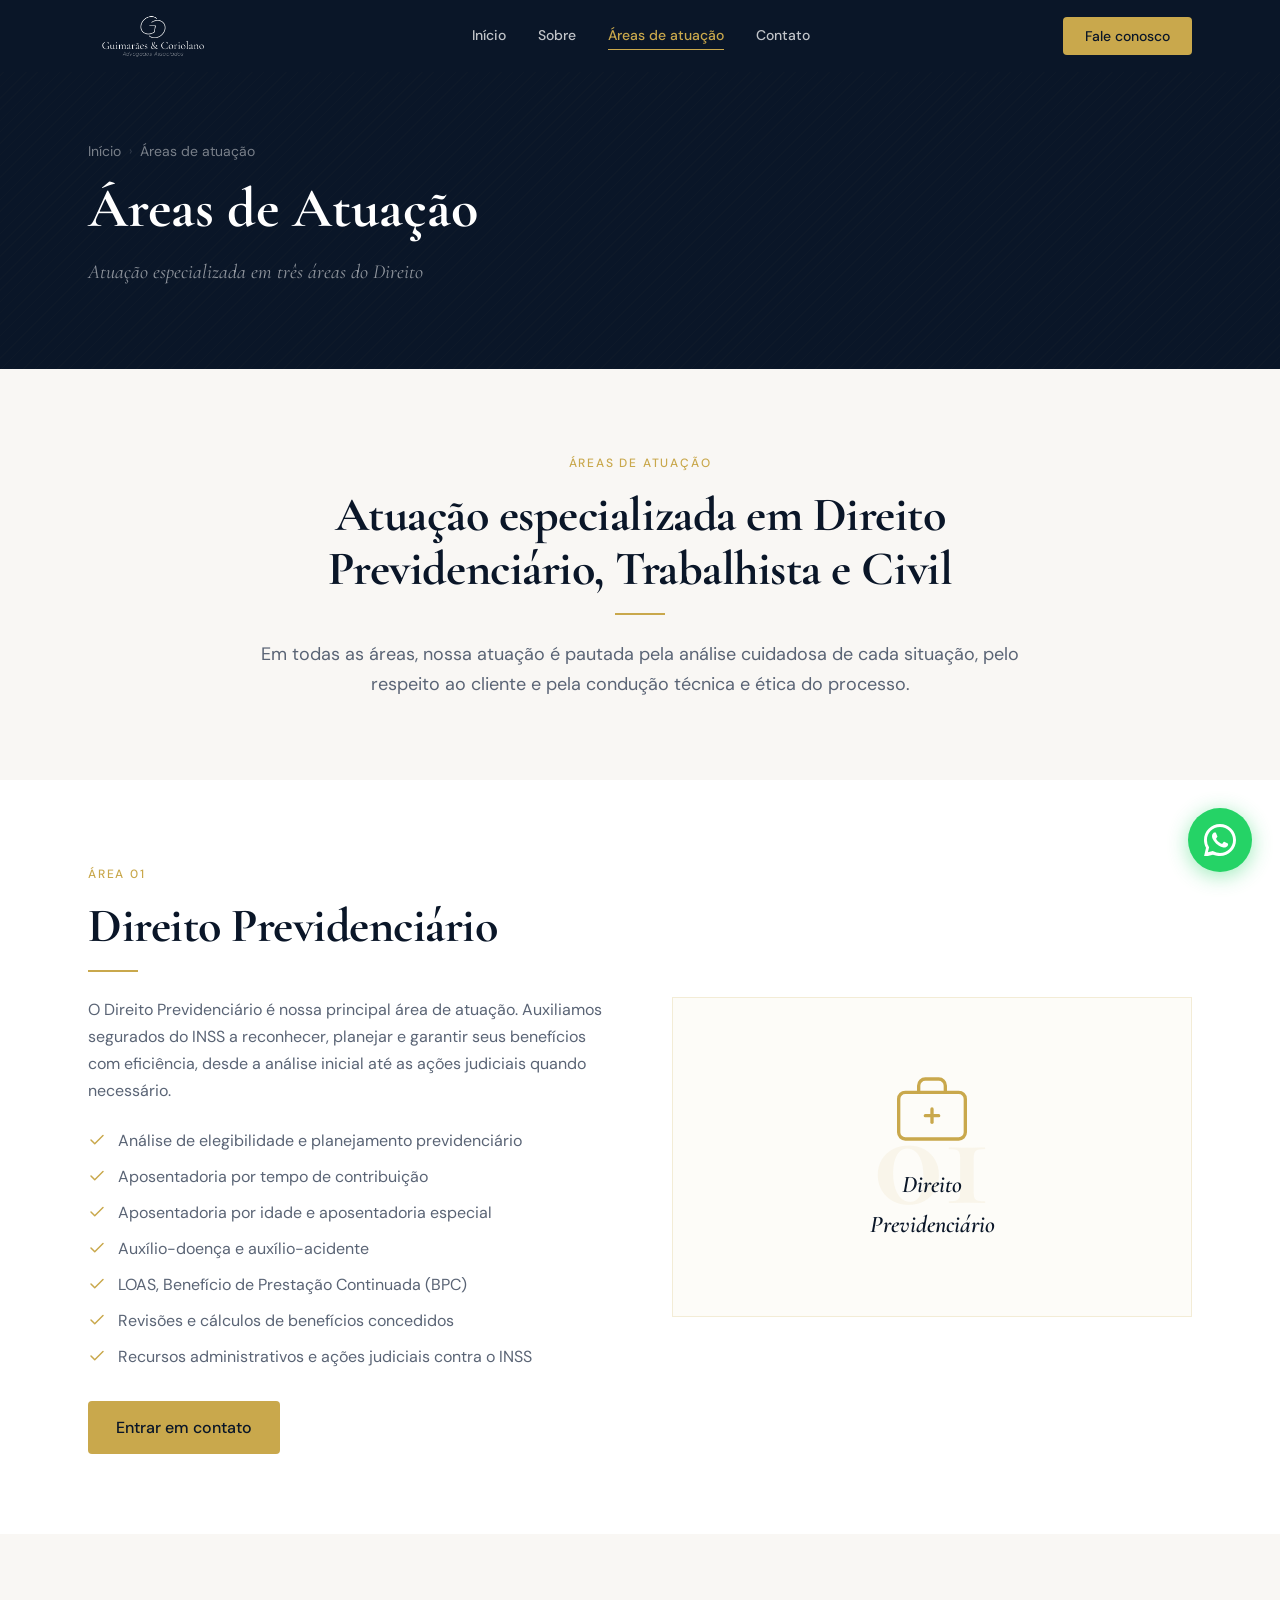
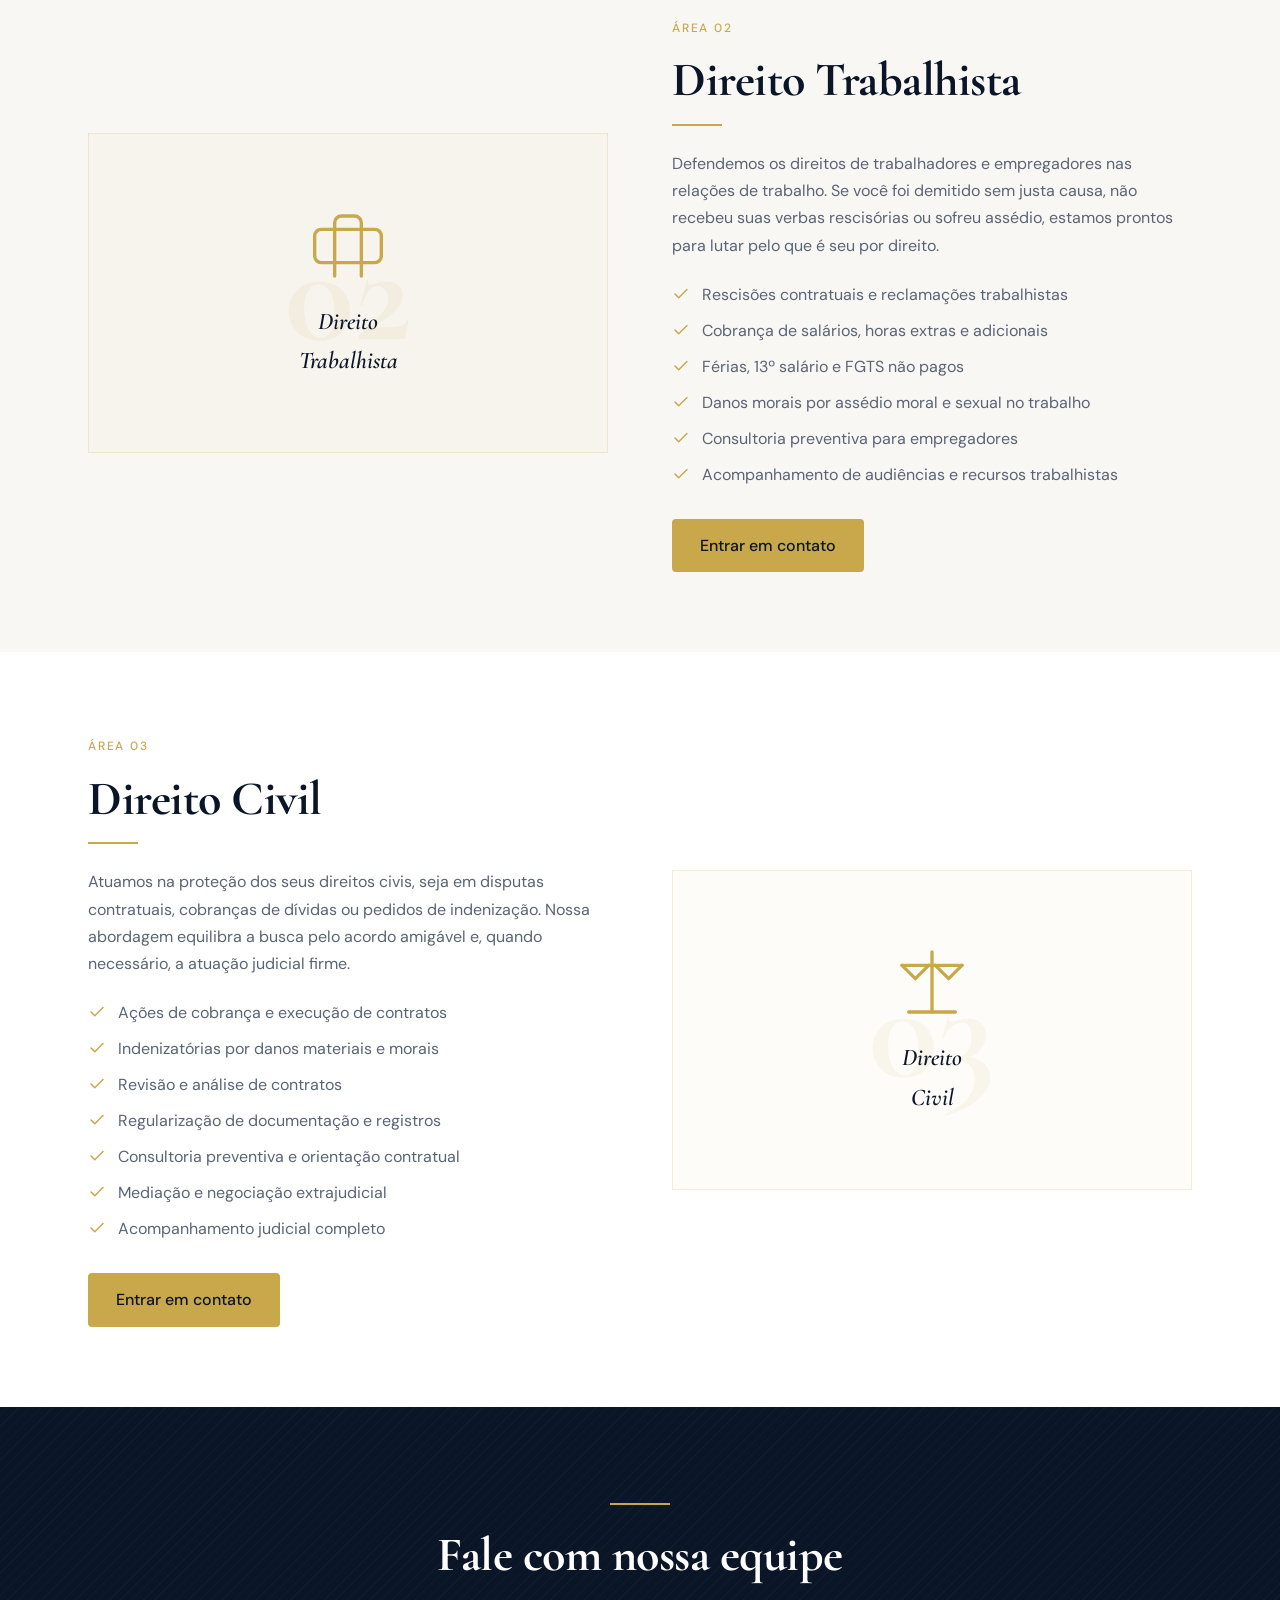
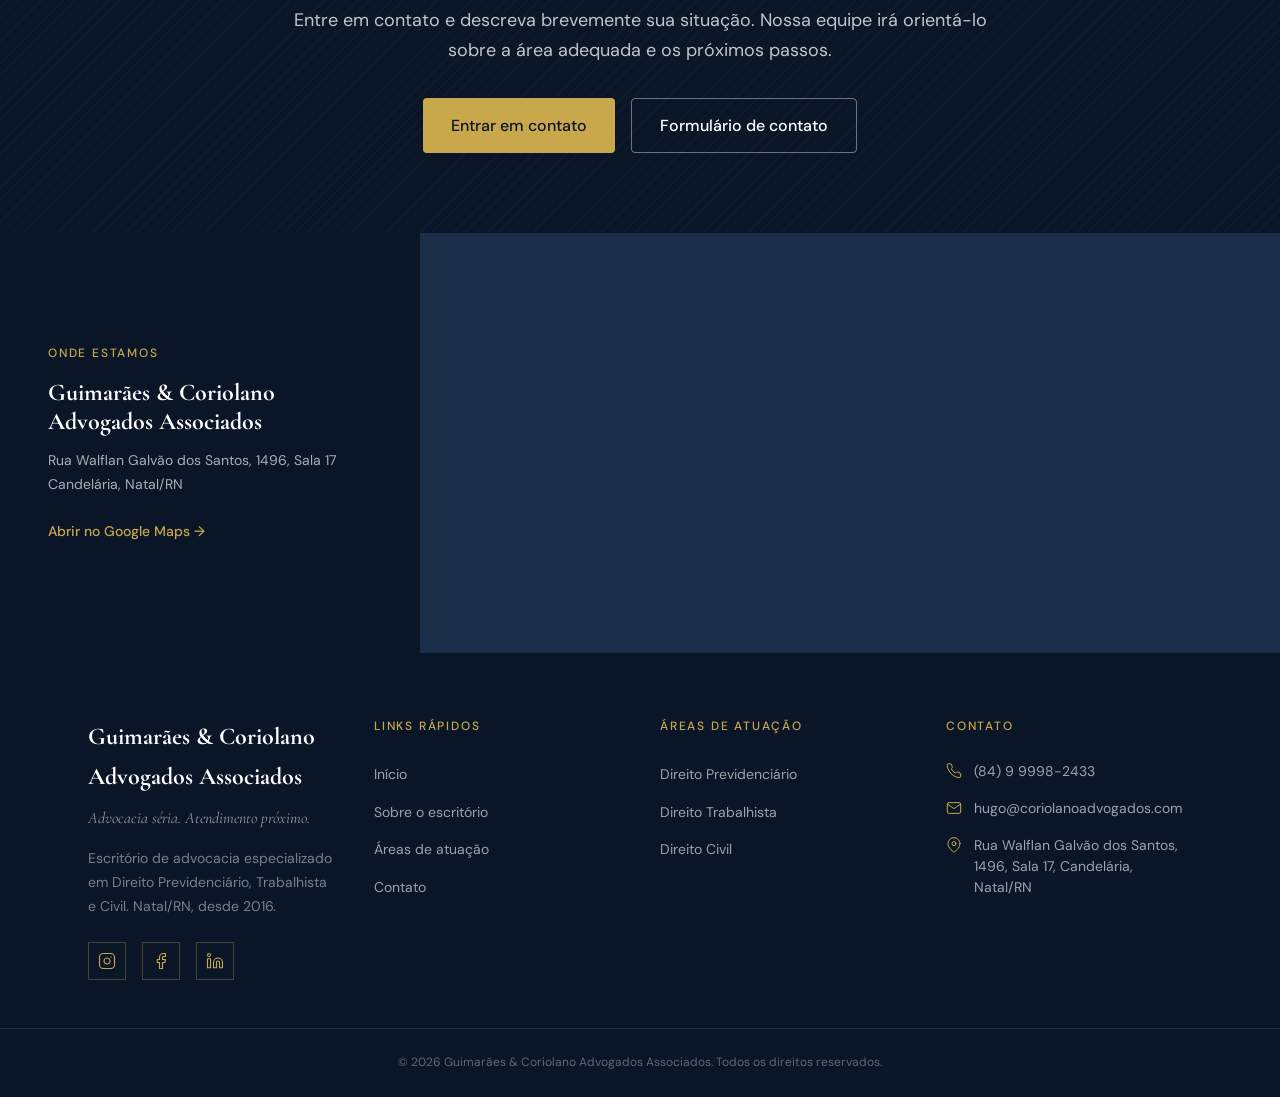
<file: areas.html>
<!DOCTYPE html>
<html lang="pt-BR">
<head>
  <meta charset="UTF-8">
  <meta name="viewport" content="width=device-width, initial-scale=1.0">
  <title>Áreas de Atuação | Guimarães & Coriolano Advogados Associados | Natal/RN</title>
  <link rel="icon" type="image/webp" href="logo.webp">
  <meta name="description" content="Atuação em Direito Previdenciário, Trabalhista e Civil. O escritório Guimarães & Coriolano Advogados Associados oferece assessoria jurídica especializada em Natal/RN com ética e dedicação.">

  <!-- Google Tag Manager -->
  <script>(function(w,d,s,l,i){w[l]=w[l]||[];w[l].push({'gtm.start':
  new Date().getTime(),event:'gtm.js'});var f=d.getElementsByTagName(s)[0],
  j=d.createElement(s),dl=l!='dataLayer'?'&l='+l:'';j.async=true;j.src=
  'https://www.googletagmanager.com/gtm.js?id='+i+dl;f.parentNode.insertBefore(j,f);
  })(window,document,'script','dataLayer','GTM-WH4GN9VQ');</script>
  <!-- End Google Tag Manager -->

  <link rel="preconnect" href="https://fonts.googleapis.com">
  <link rel="preconnect" href="https://fonts.gstatic.com" crossorigin>
  <link href="https://fonts.googleapis.com/css2?family=Cormorant+Garamond:ital,wght@0,400;0,600;0,700;1,400;1,600&family=DM+Sans:wght@400;500&display=swap" rel="stylesheet">

  <link rel="stylesheet" href="css/variables.css">
  <link rel="stylesheet" href="css/reset.css">
  <link rel="stylesheet" href="css/layout.css">
  <link rel="stylesheet" href="css/components.css">
  <link rel="stylesheet" href="css/animations.css">
</head>
<body>

  <!-- Google Tag Manager (noscript) -->
  <noscript><iframe src="https://www.googletagmanager.com/ns.html?id=GTM-WH4GN9VQ"
  height="0" width="0" style="display:none;visibility:hidden"></iframe></noscript>
  <!-- End Google Tag Manager (noscript) -->

  <!-- HEADER -->
  <header class="header" role="banner">
    <div class="container">
      <div class="header__inner">
        <a href="index.html" class="header__logo" aria-label="Guimarães & Coriolano Advogados Associados, Página inicial">
          <img src="logo.webp" alt="Logo Guimarães & Coriolano">
        </a>
        <nav class="header__nav" role="navigation" aria-label="Navegação principal">
          <a href="index.html" class="header__nav-link">Início</a>
          <a href="sobre.html" class="header__nav-link">Sobre</a>
          <a href="areas.html" class="header__nav-link">Áreas de atuação</a>
          <a href="contato.html" class="header__nav-link">Contato</a>
        </nav>
        <div class="header__cta">
          <a href="https://api.whatsapp.com/send/?phone=5584999982433&text=Ol%C3%A1%2C+gostaria+de+entrar+em+contato+com+o+escrit%C3%B3rio+Guimar%C3%A3es+%26+Coriolano.+&type=phone_number&app_absent=0" target="_blank" rel="noopener" class="btn-header-cta">Fale conosco</a>
        </div>
        <button class="header__hamburger" aria-label="Abrir menu" aria-expanded="false" aria-controls="mobile-menu">
          <span></span><span></span><span></span>
        </button>
      </div>
    </div>
  </header>

  <!-- Mobile Menu -->
  <div class="mobile-menu" id="mobile-menu" role="dialog" aria-modal="true" aria-label="Menu de navegação">
    <a href="index.html" class="mobile-menu__link">Início</a>
    <a href="sobre.html" class="mobile-menu__link">Sobre</a>
    <a href="areas.html" class="mobile-menu__link">Áreas de atuação</a>
    <a href="contato.html" class="mobile-menu__link">Contato</a>
    <a href="https://api.whatsapp.com/send/?phone=5584999982433&text=Ol%C3%A1%2C+gostaria+de+entrar+em+contato+com+o+escrit%C3%B3rio+Guimar%C3%A3es+%26+Coriolano.+&type=phone_number&app_absent=0" target="_blank" rel="noopener" class="mobile-menu__cta btn">Fale conosco</a>
  </div>


  <main>

    <!-- PAGE HERO -->
    <section class="page-hero" aria-label="Áreas de atuação">
      <div class="texture-overlay" aria-hidden="true"></div>
      <div class="container" style="position: relative; z-index: 2;">
        <nav class="page-hero__breadcrumb" aria-label="Breadcrumb">
          <a href="index.html">Início</a>
          <span class="page-hero__breadcrumb-sep" aria-hidden="true">›</span>
          <span>Áreas de atuação</span>
        </nav>
        <h1 class="page-hero__title">Áreas de Atuação</h1>
        <p class="page-hero__subtitle">Atuação especializada em três áreas do Direito</p>
      </div>
    </section>


    <!-- INTRO -->
    <section class="bg-cream section-padding" aria-label="Introdução">
      <div class="container">
        <div style="max-width: 760px; margin: 0 auto; text-align: center;">
          <span class="section-label fade-in">Áreas de atuação</span>
          <h2 class="section-title section-title--navy fade-in" data-delay="100" style="margin-bottom: var(--space-4);">
            Atuação especializada em Direito Previdenciário, Trabalhista e Civil
          </h2>
          <span class="gold-line gold-line--center fade-in" data-delay="200" aria-hidden="true"></span>
          <p class="fade-in" data-delay="300" style="color: var(--color-text-muted); font-size: var(--text-lg); margin-top: var(--space-6); line-height: 1.7;">
            Em todas as áreas, nossa atuação é pautada pela análise cuidadosa de cada situação, pelo respeito ao cliente e pela condução técnica e ética do processo.
          </p>
        </div>
      </div>
    </section>


    <!-- ÁREA 1, PREVIDENCIÁRIO -->
    <section class="bg-white section-padding" id="previdenciario" aria-label="Direito Previdenciário">
      <div class="container">
        <div class="grid-2" style="gap: var(--space-16); align-items: center;">

          <!-- Texto -->
          <div class="fade-in">
            <span class="section-label">Área 01</span>
            <h2 class="section-title section-title--navy" style="margin-bottom: var(--space-4);">
              Direito Previdenciário
            </h2>
            <span class="gold-line" aria-hidden="true" style="margin-bottom: var(--space-6);"></span>

            <p style="color: var(--color-text-muted); line-height: 1.7; margin-bottom: var(--space-6);">
              O Direito Previdenciário é nossa principal área de atuação. Auxiliamos segurados do INSS a reconhecer, planejar e garantir seus benefícios com eficiência, desde a análise inicial até as ações judiciais quando necessário.
            </p>

            <ul class="service-list" aria-label="Serviços previdenciários">
              <li class="service-list-item">
                <svg xmlns="http://www.w3.org/2000/svg" viewBox="0 0 24 24" fill="none" stroke="currentColor" stroke-width="2" stroke-linecap="round" stroke-linejoin="round" aria-hidden="true"><polyline points="20 6 9 17 4 12"/></svg>
                Análise de elegibilidade e planejamento previdenciário
              </li>
              <li class="service-list-item">
                <svg xmlns="http://www.w3.org/2000/svg" viewBox="0 0 24 24" fill="none" stroke="currentColor" stroke-width="2" stroke-linecap="round" stroke-linejoin="round" aria-hidden="true"><polyline points="20 6 9 17 4 12"/></svg>
                Aposentadoria por tempo de contribuição
              </li>
              <li class="service-list-item">
                <svg xmlns="http://www.w3.org/2000/svg" viewBox="0 0 24 24" fill="none" stroke="currentColor" stroke-width="2" stroke-linecap="round" stroke-linejoin="round" aria-hidden="true"><polyline points="20 6 9 17 4 12"/></svg>
                Aposentadoria por idade e aposentadoria especial
              </li>
              <li class="service-list-item">
                <svg xmlns="http://www.w3.org/2000/svg" viewBox="0 0 24 24" fill="none" stroke="currentColor" stroke-width="2" stroke-linecap="round" stroke-linejoin="round" aria-hidden="true"><polyline points="20 6 9 17 4 12"/></svg>
                Auxílio-doença e auxílio-acidente
              </li>
              <li class="service-list-item">
                <svg xmlns="http://www.w3.org/2000/svg" viewBox="0 0 24 24" fill="none" stroke="currentColor" stroke-width="2" stroke-linecap="round" stroke-linejoin="round" aria-hidden="true"><polyline points="20 6 9 17 4 12"/></svg>
                LOAS, Benefício de Prestação Continuada (BPC)
              </li>
              <li class="service-list-item">
                <svg xmlns="http://www.w3.org/2000/svg" viewBox="0 0 24 24" fill="none" stroke="currentColor" stroke-width="2" stroke-linecap="round" stroke-linejoin="round" aria-hidden="true"><polyline points="20 6 9 17 4 12"/></svg>
                Revisões e cálculos de benefícios concedidos
              </li>
              <li class="service-list-item">
                <svg xmlns="http://www.w3.org/2000/svg" viewBox="0 0 24 24" fill="none" stroke="currentColor" stroke-width="2" stroke-linecap="round" stroke-linejoin="round" aria-hidden="true"><polyline points="20 6 9 17 4 12"/></svg>
                Recursos administrativos e ações judiciais contra o INSS
              </li>
            </ul>

            <div style="margin-top: var(--space-8);">
              <a href="https://api.whatsapp.com/send/?phone=5584999982433&text=Ol%C3%A1%2C+gostaria+de+entrar+em+contato+com+o+escrit%C3%B3rio+Guimar%C3%A3es+%26+Coriolano.+&type=phone_number&app_absent=0" target="_blank" rel="noopener" class="btn btn--primary">Entrar em contato</a>
            </div>
          </div>

          <!-- Decorativo -->
          <div class="area-deco fade-in" data-delay="150" aria-hidden="true">
            <span class="area-deco__number">01</span>
            <svg class="area-deco__icon" xmlns="http://www.w3.org/2000/svg" viewBox="0 0 24 24" fill="none" stroke="currentColor" stroke-width="1" stroke-linecap="round" stroke-linejoin="round">
              <rect x="2" y="7" width="20" height="14" rx="2"/>
              <path d="M16 7V5a2 2 0 0 0-2-2h-4a2 2 0 0 0-2 2v2"/>
              <line x1="12" y1="12" x2="12" y2="16"/>
              <line x1="10" y1="14" x2="14" y2="14"/>
            </svg>
            <p class="area-deco__title">Direito<br>Previdenciário</p>
          </div>

        </div>
      </div>
    </section>


    <!-- ÁREA 2, TRABALHISTA -->
    <section class="bg-cream section-padding" id="trabalhista" aria-label="Direito Trabalhista">
      <div class="container">
        <div class="grid-2" style="gap: var(--space-16); align-items: center;">

          <!-- Decorativo (ordem invertida) -->
          <div class="area-deco fade-in" aria-hidden="true" style="order: 1;">
            <span class="area-deco__number">02</span>
            <svg class="area-deco__icon" xmlns="http://www.w3.org/2000/svg" viewBox="0 0 24 24" fill="none" stroke="currentColor" stroke-width="1" stroke-linecap="round" stroke-linejoin="round">
              <path d="M20 7H4a2 2 0 0 0-2 2v6a2 2 0 0 0 2 2h16a2 2 0 0 0 2-2V9a2 2 0 0 0-2-2z"/>
              <path d="M16 21V5a2 2 0 0 0-2-2h-4a2 2 0 0 0-2 2v16"/>
            </svg>
            <p class="area-deco__title">Direito<br>Trabalhista</p>
          </div>

          <!-- Texto -->
          <div class="fade-in" data-delay="150" style="order: 2;">
            <span class="section-label">Área 02</span>
            <h2 class="section-title section-title--navy" style="margin-bottom: var(--space-4);">
              Direito Trabalhista
            </h2>
            <span class="gold-line" aria-hidden="true" style="margin-bottom: var(--space-6);"></span>

            <p style="color: var(--color-text-muted); line-height: 1.7; margin-bottom: var(--space-6);">
              Defendemos os direitos de trabalhadores e empregadores nas relações de trabalho. Se você foi demitido sem justa causa, não recebeu suas verbas rescisórias ou sofreu assédio, estamos prontos para lutar pelo que é seu por direito.
            </p>

            <ul class="service-list" aria-label="Serviços trabalhistas">
              <li class="service-list-item">
                <svg xmlns="http://www.w3.org/2000/svg" viewBox="0 0 24 24" fill="none" stroke="currentColor" stroke-width="2" stroke-linecap="round" stroke-linejoin="round" aria-hidden="true"><polyline points="20 6 9 17 4 12"/></svg>
                Rescisões contratuais e reclamações trabalhistas
              </li>
              <li class="service-list-item">
                <svg xmlns="http://www.w3.org/2000/svg" viewBox="0 0 24 24" fill="none" stroke="currentColor" stroke-width="2" stroke-linecap="round" stroke-linejoin="round" aria-hidden="true"><polyline points="20 6 9 17 4 12"/></svg>
                Cobrança de salários, horas extras e adicionais
              </li>
              <li class="service-list-item">
                <svg xmlns="http://www.w3.org/2000/svg" viewBox="0 0 24 24" fill="none" stroke="currentColor" stroke-width="2" stroke-linecap="round" stroke-linejoin="round" aria-hidden="true"><polyline points="20 6 9 17 4 12"/></svg>
                Férias, 13º salário e FGTS não pagos
              </li>
              <li class="service-list-item">
                <svg xmlns="http://www.w3.org/2000/svg" viewBox="0 0 24 24" fill="none" stroke="currentColor" stroke-width="2" stroke-linecap="round" stroke-linejoin="round" aria-hidden="true"><polyline points="20 6 9 17 4 12"/></svg>
                Danos morais por assédio moral e sexual no trabalho
              </li>
              <li class="service-list-item">
                <svg xmlns="http://www.w3.org/2000/svg" viewBox="0 0 24 24" fill="none" stroke="currentColor" stroke-width="2" stroke-linecap="round" stroke-linejoin="round" aria-hidden="true"><polyline points="20 6 9 17 4 12"/></svg>
                Consultoria preventiva para empregadores
              </li>
              <li class="service-list-item">
                <svg xmlns="http://www.w3.org/2000/svg" viewBox="0 0 24 24" fill="none" stroke="currentColor" stroke-width="2" stroke-linecap="round" stroke-linejoin="round" aria-hidden="true"><polyline points="20 6 9 17 4 12"/></svg>
                Acompanhamento de audiências e recursos trabalhistas
              </li>
            </ul>

            <div style="margin-top: var(--space-8);">
              <a href="https://api.whatsapp.com/send/?phone=5584999982433&text=Ol%C3%A1%2C+gostaria+de+entrar+em+contato+com+o+escrit%C3%B3rio+Guimar%C3%A3es+%26+Coriolano.+&type=phone_number&app_absent=0" target="_blank" rel="noopener" class="btn btn--primary">Entrar em contato</a>
            </div>
          </div>

        </div>
      </div>
    </section>


    <!-- ÁREA 3, CÍVEL -->
    <section class="bg-white section-padding" id="civel" aria-label="Direito Civil">
      <div class="container">
        <div class="grid-2" style="gap: var(--space-16); align-items: center;">

          <!-- Texto -->
          <div class="fade-in">
            <span class="section-label">Área 03</span>
            <h2 class="section-title section-title--navy" style="margin-bottom: var(--space-4);">
              Direito Civil
            </h2>
            <span class="gold-line" aria-hidden="true" style="margin-bottom: var(--space-6);"></span>

            <p style="color: var(--color-text-muted); line-height: 1.7; margin-bottom: var(--space-6);">
              Atuamos na proteção dos seus direitos civis, seja em disputas contratuais, cobranças de dívidas ou pedidos de indenização. Nossa abordagem equilibra a busca pelo acordo amigável e, quando necessário, a atuação judicial firme.
            </p>

            <ul class="service-list" aria-label="Serviços cíveis">
              <li class="service-list-item">
                <svg xmlns="http://www.w3.org/2000/svg" viewBox="0 0 24 24" fill="none" stroke="currentColor" stroke-width="2" stroke-linecap="round" stroke-linejoin="round" aria-hidden="true"><polyline points="20 6 9 17 4 12"/></svg>
                Ações de cobrança e execução de contratos
              </li>
              <li class="service-list-item">
                <svg xmlns="http://www.w3.org/2000/svg" viewBox="0 0 24 24" fill="none" stroke="currentColor" stroke-width="2" stroke-linecap="round" stroke-linejoin="round" aria-hidden="true"><polyline points="20 6 9 17 4 12"/></svg>
                Indenizatórias por danos materiais e morais
              </li>
              <li class="service-list-item">
                <svg xmlns="http://www.w3.org/2000/svg" viewBox="0 0 24 24" fill="none" stroke="currentColor" stroke-width="2" stroke-linecap="round" stroke-linejoin="round" aria-hidden="true"><polyline points="20 6 9 17 4 12"/></svg>
                Revisão e análise de contratos
              </li>
              <li class="service-list-item">
                <svg xmlns="http://www.w3.org/2000/svg" viewBox="0 0 24 24" fill="none" stroke="currentColor" stroke-width="2" stroke-linecap="round" stroke-linejoin="round" aria-hidden="true"><polyline points="20 6 9 17 4 12"/></svg>
                Regularização de documentação e registros
              </li>
              <li class="service-list-item">
                <svg xmlns="http://www.w3.org/2000/svg" viewBox="0 0 24 24" fill="none" stroke="currentColor" stroke-width="2" stroke-linecap="round" stroke-linejoin="round" aria-hidden="true"><polyline points="20 6 9 17 4 12"/></svg>
                Consultoria preventiva e orientação contratual
              </li>
              <li class="service-list-item">
                <svg xmlns="http://www.w3.org/2000/svg" viewBox="0 0 24 24" fill="none" stroke="currentColor" stroke-width="2" stroke-linecap="round" stroke-linejoin="round" aria-hidden="true"><polyline points="20 6 9 17 4 12"/></svg>
                Mediação e negociação extrajudicial
              </li>
              <li class="service-list-item">
                <svg xmlns="http://www.w3.org/2000/svg" viewBox="0 0 24 24" fill="none" stroke="currentColor" stroke-width="2" stroke-linecap="round" stroke-linejoin="round" aria-hidden="true"><polyline points="20 6 9 17 4 12"/></svg>
                Acompanhamento judicial completo
              </li>
            </ul>

            <div style="margin-top: var(--space-8);">
              <a href="https://api.whatsapp.com/send/?phone=5584999982433&text=Ol%C3%A1%2C+gostaria+de+entrar+em+contato+com+o+escrit%C3%B3rio+Guimar%C3%A3es+%26+Coriolano.+&type=phone_number&app_absent=0" target="_blank" rel="noopener" class="btn btn--primary">Entrar em contato</a>
            </div>
          </div>

          <!-- Decorativo -->
          <div class="area-deco fade-in" data-delay="150" aria-hidden="true">
            <span class="area-deco__number">03</span>
            <svg class="area-deco__icon" xmlns="http://www.w3.org/2000/svg" viewBox="0 0 24 24" fill="none" stroke="currentColor" stroke-width="1" stroke-linecap="round" stroke-linejoin="round">
              <line x1="12" y1="3" x2="12" y2="21"/>
              <path d="M5 21h14"/>
              <path d="M3 7l4 4 4-4"/>
              <path d="M13 7l4 4 4-4"/>
              <line x1="3" y1="7" x2="21" y2="7"/>
            </svg>
            <p class="area-deco__title">Direito<br>Civil</p>
          </div>

        </div>
      </div>
    </section>


    <!-- CTA -->
    <section class="bg-navy section-padding" aria-label="Chamada para ação">
      <div class="texture-overlay" aria-hidden="true"></div>
      <div class="container" style="position: relative; z-index: 2;">
        <div style="max-width: 720px; margin: 0 auto; text-align: center;">
          <span class="gold-line gold-line--center gold-line--lg fade-in" aria-hidden="true"></span>
          <h2 class="section-title section-title--white fade-in" data-delay="100" style="margin: var(--space-6) 0;">
            Fale com nossa equipe
          </h2>
          <p class="fade-in" data-delay="200" style="color: rgba(255,255,255,0.75); font-size: var(--text-lg); margin-bottom: var(--space-8); line-height: 1.65;">
            Entre em contato e descreva brevemente sua situação. Nossa equipe irá orientá-lo sobre a área adequada e os próximos passos.
          </p>
          <div class="fade-in" data-delay="300" style="display: flex; flex-wrap: wrap; gap: var(--space-4); justify-content: center;">
            <a href="https://api.whatsapp.com/send/?phone=5584999982433&text=Ol%C3%A1%2C+gostaria+de+entrar+em+contato+com+o+escrit%C3%B3rio+Guimar%C3%A3es+%26+Coriolano.+&type=phone_number&app_absent=0" target="_blank" rel="noopener" class="btn btn--primary">Entrar em contato</a>
            <a href="contato.html" class="btn btn--ghost">Formulário de contato</a>
          </div>
        </div>
      </div>
    </section>

  </main>


  <!-- LOCALIZAÇÃO -->
  <section class="section-map" aria-label="Localização do escritório">
    <div class="section-map__info">
      <span class="section-label">Onde estamos</span>
      <h2 class="section-map__title">Guimarães &amp; Coriolano<br>Advogados Associados</h2>
      <p class="section-map__address">Rua Walflan Galvão dos Santos, 1496, Sala 17<br>Candelária, Natal/RN</p>
      <a href="https://www.google.com/maps/place/Guimarães+%26+Coriolano+Advogados+Associados/@-5.829585,-35.2246204,17z" target="_blank" rel="noopener" class="section-map__link">Abrir no Google Maps →</a>
    </div>
    <div class="section-map__embed">
      <iframe
        src="https://maps.google.com/maps?q=Guimar%C3%A3es+%26+Coriolano+Advogados+Associados,Natal,RN&output=embed&hl=pt-BR"
        width="100%" height="100%" style="border:0; display:block;"
        allowfullscreen loading="lazy"
        title="Localização do escritório Guimarães & Coriolano"
      ></iframe>
    </div>
  </section>


  <!-- FOOTER -->
  <footer class="footer" role="contentinfo">
    <div class="container">
      <div class="footer__grid">
        <div>
          <p class="footer__brand-name">Guimarães &amp; Coriolano<br>Advogados Associados</p>
          <p class="footer__brand-slogan">Advocacia séria. Atendimento próximo.</p>
          <p class="footer__brand-desc">Escritório de advocacia especializado em Direito Previdenciário, Trabalhista e Civil. Natal/RN, desde 2016.</p>
          <div class="footer__social" aria-label="Redes sociais">
            <a href="https://www.instagram.com/guimaraescoriolanoadvocacia/" target="_blank" rel="noopener" class="footer__social-link" aria-label="Instagram"><svg xmlns="http://www.w3.org/2000/svg" width="18" height="18" viewBox="0 0 24 24" fill="none" stroke="currentColor" stroke-width="1.5" stroke-linecap="round" stroke-linejoin="round"><rect x="2" y="2" width="20" height="20" rx="5"/><path d="M16 11.37A4 4 0 1 1 12.63 8 4 4 0 0 1 16 11.37z"/><line x1="17.5" y1="6.5" x2="17.51" y2="6.5"/></svg></a>
            <a href="#" class="footer__social-link" aria-label="Facebook"><svg xmlns="http://www.w3.org/2000/svg" width="18" height="18" viewBox="0 0 24 24" fill="none" stroke="currentColor" stroke-width="1.5" stroke-linecap="round" stroke-linejoin="round"><path d="M18 2h-3a5 5 0 0 0-5 5v3H7v4h3v8h4v-8h3l1-4h-4V7a1 1 0 0 1 1-1h3z"/></svg></a>
            <a href="#" class="footer__social-link" aria-label="LinkedIn"><svg xmlns="http://www.w3.org/2000/svg" width="18" height="18" viewBox="0 0 24 24" fill="none" stroke="currentColor" stroke-width="1.5" stroke-linecap="round" stroke-linejoin="round"><path d="M16 8a6 6 0 0 1 6 6v7h-4v-7a2 2 0 0 0-2-2 2 2 0 0 0-2 2v7h-4v-7a6 6 0 0 1 6-6z"/><rect x="2" y="9" width="4" height="12"/><circle cx="4" cy="4" r="2"/></svg></a>
          </div>
        </div>
        <div>
          <p class="footer__col-title">Links rápidos</p>
          <ul class="footer__links">
            <li><a href="index.html" class="footer__link">Início</a></li>
            <li><a href="sobre.html" class="footer__link">Sobre o escritório</a></li>
            <li><a href="areas.html" class="footer__link">Áreas de atuação</a></li>
            <li><a href="contato.html" class="footer__link">Contato</a></li>
          </ul>
        </div>
        <div>
          <p class="footer__col-title">Áreas de atuação</p>
          <ul class="footer__links">
            <li><a href="areas.html#previdenciario" class="footer__link">Direito Previdenciário</a></li>
            <li><a href="areas.html#trabalhista" class="footer__link">Direito Trabalhista</a></li>
            <li><a href="areas.html#civel" class="footer__link">Direito Civil</a></li>
          </ul>
        </div>
        <div>
          <p class="footer__col-title">Contato</p>
          <div class="footer__contact-item">
            <svg xmlns="http://www.w3.org/2000/svg" width="16" height="16" viewBox="0 0 24 24" fill="none" stroke="currentColor" stroke-width="1.5" stroke-linecap="round" stroke-linejoin="round" aria-hidden="true"><path d="M22 16.92v3a2 2 0 0 1-2.18 2 19.79 19.79 0 0 1-8.63-3.07A19.5 19.5 0 0 1 4.69 12a19.79 19.79 0 0 1-3.07-8.67A2 2 0 0 1 3.6 1.18h3a2 2 0 0 1 2 1.72c.127.96.361 1.903.7 2.81a2 2 0 0 1-.45 2.11L7.91 8.91a16 16 0 0 0 6.07 6.07l.91-.91a2 2 0 0 1 2.11-.45c.907.339 1.85.573 2.81.7a2 2 0 0 1 1.72 2.03z"/></svg>
            <a href="tel:+5584999982433">(84) 9 9998-2433</a>
          </div>
          <div class="footer__contact-item">
            <svg xmlns="http://www.w3.org/2000/svg" width="16" height="16" viewBox="0 0 24 24" fill="none" stroke="currentColor" stroke-width="1.5" stroke-linecap="round" stroke-linejoin="round" aria-hidden="true"><path d="M4 4h16c1.1 0 2 .9 2 2v12c0 1.1-.9 2-2 2H4c-1.1 0-2-.9-2-2V6c0-1.1.9-2 2-2z"/><polyline points="22,6 12,13 2,6"/></svg>
            <a href="mailto:hugo@coriolanoadvogados.com">hugo@coriolanoadvogados.com</a>
          </div>
          <div class="footer__contact-item">
            <svg xmlns="http://www.w3.org/2000/svg" width="16" height="16" viewBox="0 0 24 24" fill="none" stroke="currentColor" stroke-width="1.5" stroke-linecap="round" stroke-linejoin="round" aria-hidden="true"><path d="M21 10c0 7-9 13-9 13s-9-6-9-13a9 9 0 0 1 18 0z"/><circle cx="12" cy="10" r="3"/></svg>
            <span>Rua Walflan Galvão dos Santos, 1496, Sala 17, Candelária, Natal/RN</span>
          </div>
        </div>
      </div>
    </div>
    <div class="footer__bottom">
      <div class="container">
        <p>&copy; 2026 Guimarães &amp; Coriolano Advogados Associados. Todos os direitos reservados.</p>
      </div>
    </div>
  </footer>

  <!-- BOTÃO WHATSAPP -->
  <a href="https://api.whatsapp.com/send/?phone=5584999982433&text=Ol%C3%A1%2C+gostaria+de+entrar+em+contato+com+o+escrit%C3%B3rio+Guimar%C3%A3es+%26+Coriolano.+&type=phone_number&app_absent=0" target="_blank" rel="noopener" class="whatsapp-btn" aria-label="Fale conosco pelo WhatsApp">
    <span class="whatsapp-btn__tooltip">Fale conosco</span>
    <svg xmlns="http://www.w3.org/2000/svg" viewBox="0 0 24 24" fill="currentColor" aria-hidden="true"><path d="M17.472 14.382c-.297-.149-1.758-.867-2.03-.967-.273-.099-.471-.148-.67.15-.197.297-.767.966-.94 1.164-.173.199-.347.223-.644.075-.297-.15-1.255-.463-2.39-1.475-.883-.788-1.48-1.761-1.653-2.059-.173-.297-.018-.458.13-.606.134-.133.298-.347.446-.52.149-.174.198-.298.298-.497.099-.198.05-.371-.025-.52-.075-.149-.669-1.612-.916-2.207-.242-.579-.487-.5-.669-.51-.173-.008-.371-.01-.57-.01-.198 0-.52.074-.792.372-.272.297-1.04 1.016-1.04 2.479 0 1.462 1.065 2.875 1.213 3.074.149.198 2.096 3.2 5.077 4.487.709.306 1.262.489 1.694.625.712.227 1.36.195 1.871.118.571-.085 1.758-.719 2.006-1.413.248-.694.248-1.289.173-1.413-.074-.124-.272-.198-.57-.347z"/><path d="M12 0C5.373 0 0 5.373 0 12c0 2.116.553 4.103 1.522 5.827L.057 23.928a.5.5 0 0 0 .614.614l6.064-1.463A11.945 11.945 0 0 0 12 24c6.627 0 12-5.373 12-12S18.627 0 12 0zm0 21.818a9.818 9.818 0 0 1-5.01-1.373l-.36-.213-3.712.896.913-3.63-.234-.373A9.818 9.818 0 0 1 2.182 12C2.182 6.567 6.567 2.182 12 2.182c5.432 0 9.818 4.385 9.818 9.818 0 5.433-4.386 9.818-9.818 9.818z"/></svg>
  </a>

  <script src="js/main.js"></script>
</body>
</html>
</file>
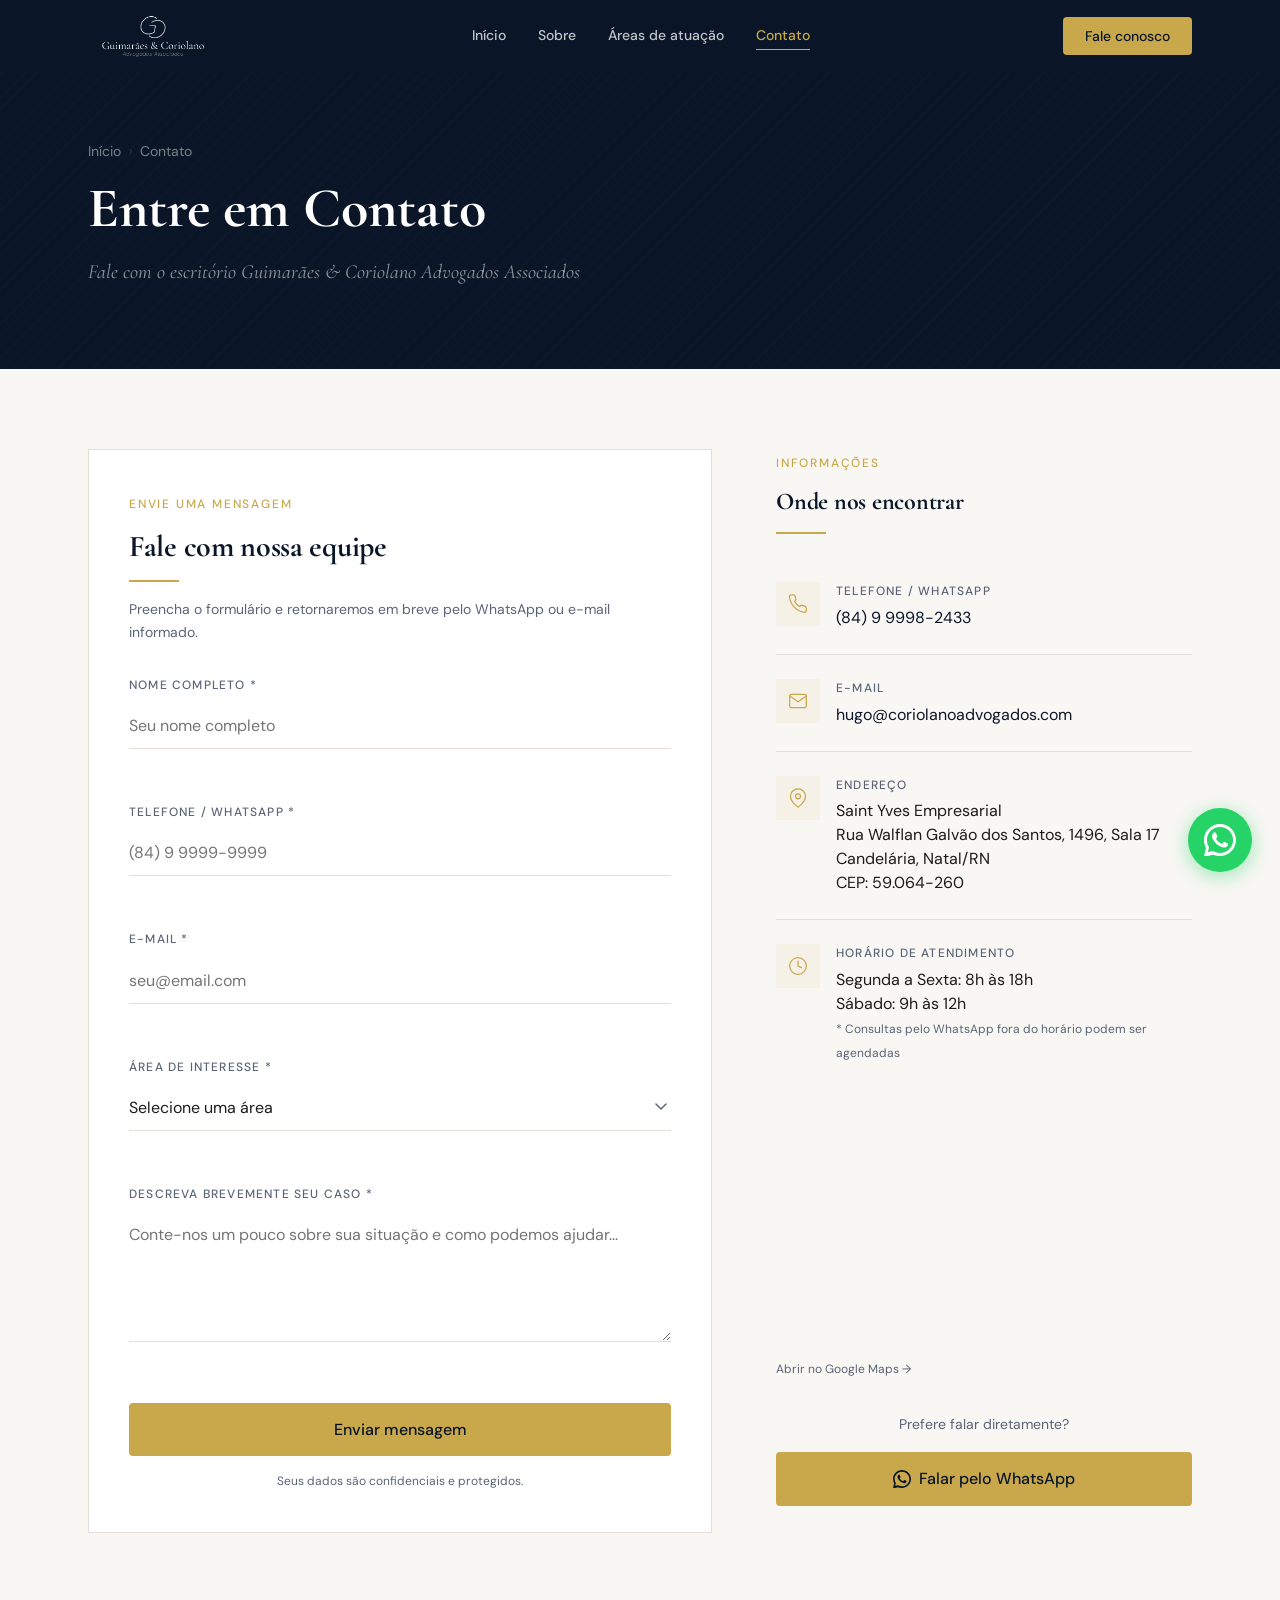
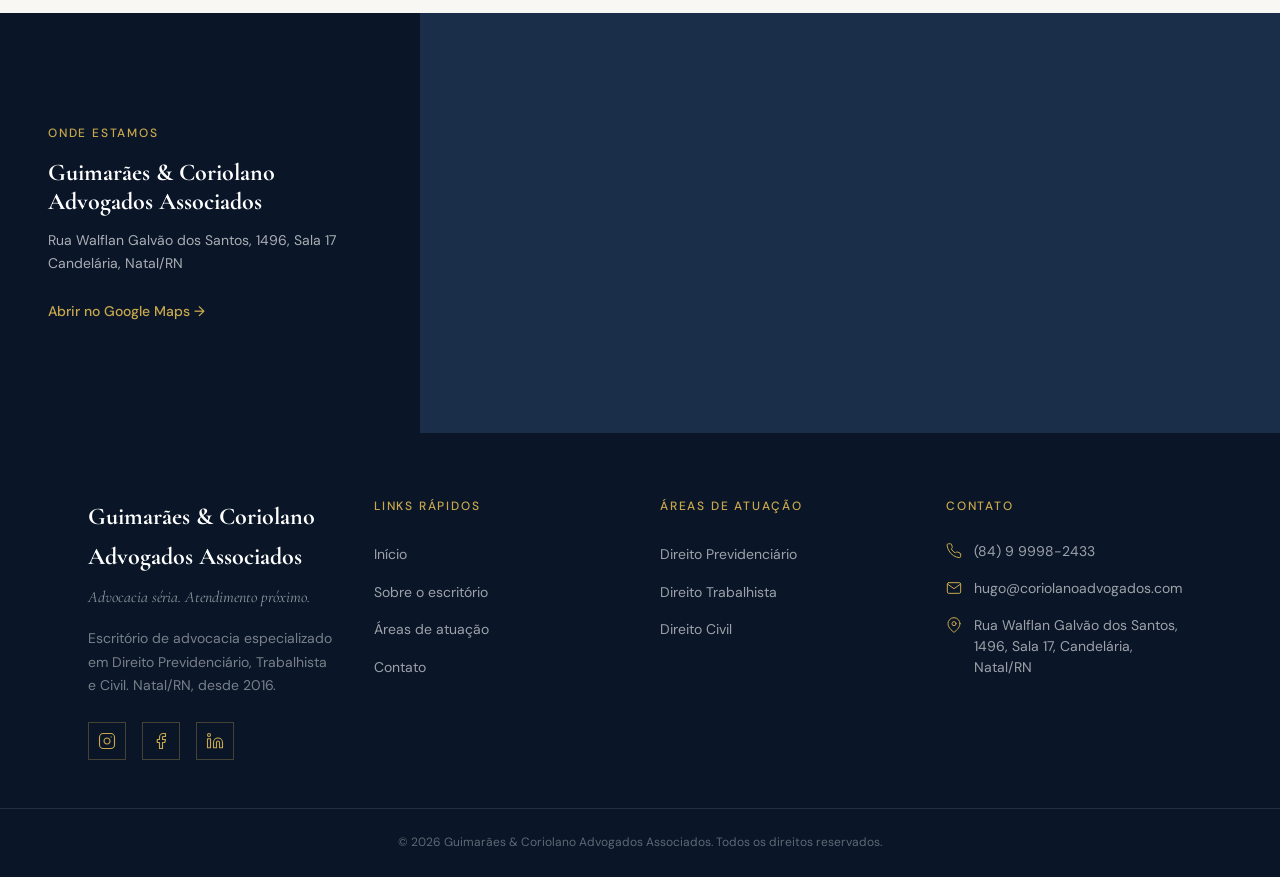
<file: contato.html>
<!DOCTYPE html>
<html lang="pt-BR">
<head>
  <meta charset="UTF-8">
  <meta name="viewport" content="width=device-width, initial-scale=1.0">
  <title>Contato | Guimarães & Coriolano Advogados Associados | Natal/RN</title>
  <link rel="icon" type="image/webp" href="logo.webp">
  <meta name="description" content="Entre em contato com o escritório Guimarães & Coriolano Advogados Associados em Natal/RN. WhatsApp: (84) 9 9998-2433. Rua Walflan Galvão dos Santos, 1496, Candelária, Natal/RN.">

  <!-- Google Tag Manager -->
  <script>(function(w,d,s,l,i){w[l]=w[l]||[];w[l].push({'gtm.start':
  new Date().getTime(),event:'gtm.js'});var f=d.getElementsByTagName(s)[0],
  j=d.createElement(s),dl=l!='dataLayer'?'&l='+l:'';j.async=true;j.src=
  'https://www.googletagmanager.com/gtm.js?id='+i+dl;f.parentNode.insertBefore(j,f);
  })(window,document,'script','dataLayer','GTM-WH4GN9VQ');</script>
  <!-- End Google Tag Manager -->

  <link rel="preconnect" href="https://fonts.googleapis.com">
  <link rel="preconnect" href="https://fonts.gstatic.com" crossorigin>
  <link href="https://fonts.googleapis.com/css2?family=Cormorant+Garamond:ital,wght@0,400;0,600;0,700;1,400;1,600&family=DM+Sans:wght@400;500&display=swap" rel="stylesheet">

  <link rel="stylesheet" href="css/variables.css">
  <link rel="stylesheet" href="css/reset.css">
  <link rel="stylesheet" href="css/layout.css">
  <link rel="stylesheet" href="css/components.css">
  <link rel="stylesheet" href="css/animations.css">

  <style>
    /* Layout específico da página de contato */
    .contact-layout {
      display: grid;
      grid-template-columns: 1fr;
      gap: var(--space-12);
      align-items: start;
    }

    @media (min-width: 1024px) {
      .contact-layout {
        grid-template-columns: 3fr 2fr;
        gap: var(--space-16);
      }
    }

    .contact-form-wrap {
      background-color: var(--color-white);
      padding: var(--space-10) var(--space-10);
      border: 1px solid var(--color-border);
    }

    @media (max-width: 600px) {
      .contact-form-wrap {
        padding: var(--space-6) var(--space-4);
      }
    }

    .contact-info-wrap {
      position: sticky;
      top: 90px;
    }
  </style>
</head>
<body>

  <!-- Google Tag Manager (noscript) -->
  <noscript><iframe src="https://www.googletagmanager.com/ns.html?id=GTM-WH4GN9VQ"
  height="0" width="0" style="display:none;visibility:hidden"></iframe></noscript>
  <!-- End Google Tag Manager (noscript) -->

  <!-- HEADER -->
  <header class="header" role="banner">
    <div class="container">
      <div class="header__inner">
        <a href="index.html" class="header__logo" aria-label="Guimarães & Coriolano Advogados Associados, Página inicial">
          <img src="logo.webp" alt="Logo Guimarães & Coriolano">
        </a>
        <nav class="header__nav" role="navigation" aria-label="Navegação principal">
          <a href="index.html" class="header__nav-link">Início</a>
          <a href="sobre.html" class="header__nav-link">Sobre</a>
          <a href="areas.html" class="header__nav-link">Áreas de atuação</a>
          <a href="contato.html" class="header__nav-link">Contato</a>
        </nav>
        <div class="header__cta">
          <a href="https://api.whatsapp.com/send/?phone=5584999982433&text=Ol%C3%A1%2C+gostaria+de+entrar+em+contato+com+o+escrit%C3%B3rio+Guimar%C3%A3es+%26+Coriolano.+&type=phone_number&app_absent=0" target="_blank" rel="noopener" class="btn-header-cta">Fale conosco</a>
        </div>
        <button class="header__hamburger" aria-label="Abrir menu" aria-expanded="false" aria-controls="mobile-menu">
          <span></span><span></span><span></span>
        </button>
      </div>
    </div>
  </header>

  <!-- Mobile Menu -->
  <div class="mobile-menu" id="mobile-menu" role="dialog" aria-modal="true" aria-label="Menu de navegação">
    <a href="index.html" class="mobile-menu__link">Início</a>
    <a href="sobre.html" class="mobile-menu__link">Sobre</a>
    <a href="areas.html" class="mobile-menu__link">Áreas de atuação</a>
    <a href="contato.html" class="mobile-menu__link">Contato</a>
    <a href="https://api.whatsapp.com/send/?phone=5584999982433&text=Ol%C3%A1%2C+gostaria+de+entrar+em+contato+com+o+escrit%C3%B3rio+Guimar%C3%A3es+%26+Coriolano.+&type=phone_number&app_absent=0" target="_blank" rel="noopener" class="mobile-menu__cta btn">Fale conosco</a>
  </div>


  <main>

    <!-- PAGE HERO -->
    <section class="page-hero" aria-label="Página de contato">
      <div class="texture-overlay" aria-hidden="true"></div>
      <div class="container" style="position: relative; z-index: 2;">
        <nav class="page-hero__breadcrumb" aria-label="Breadcrumb">
          <a href="index.html">Início</a>
          <span class="page-hero__breadcrumb-sep" aria-hidden="true">›</span>
          <span>Contato</span>
        </nav>
        <h1 class="page-hero__title">Entre em Contato</h1>
        <p class="page-hero__subtitle">Fale com o escritório Guimarães & Coriolano Advogados Associados</p>
      </div>
    </section>


    <!-- CONTATO PRINCIPAL -->
    <section class="bg-cream section-padding" aria-label="Formulário e informações de contato">
      <div class="container">
        <div class="contact-layout">

          <!-- FORMULÁRIO -->
          <div class="fade-in">
            <div class="contact-form-wrap">

              <div style="margin-bottom: var(--space-8);">
                <span class="section-label">Envie uma mensagem</span>
                <h2 class="section-title section-title--navy" style="font-size: var(--text-3xl); margin-bottom: var(--space-3);">
                  Fale com nossa equipe
                </h2>
                <span class="gold-line" aria-hidden="true"></span>
                <p style="color: var(--color-text-muted); margin-top: var(--space-4); font-size: var(--text-sm);">
                  Preencha o formulário e retornaremos em breve pelo WhatsApp ou e-mail informado.
                </p>
              </div>

              <!-- Formulário -->
              <form id="contact-form" novalidate aria-label="Formulário de contato">

                <div class="form-group">
                  <label class="form-label" for="name">Nome completo *</label>
                  <input
                    type="text"
                    id="name"
                    name="name"
                    class="form-input"
                    placeholder="Seu nome completo"
                    autocomplete="name"
                    required
                    aria-required="true"
                    aria-describedby="name-error"
                  >
                  <span class="field-error" id="name-error" data-error="name" role="alert" aria-live="polite"></span>
                </div>

                <div class="form-group">
                  <label class="form-label" for="phone">Telefone / WhatsApp *</label>
                  <input
                    type="tel"
                    id="phone"
                    name="phone"
                    class="form-input"
                    placeholder="(84) 9 9999-9999"
                    autocomplete="tel"
                    required
                    aria-required="true"
                    aria-describedby="phone-error"
                  >
                  <span class="field-error" id="phone-error" data-error="phone" role="alert" aria-live="polite"></span>
                </div>

                <div class="form-group">
                  <label class="form-label" for="email">E-mail *</label>
                  <input
                    type="email"
                    id="email"
                    name="email"
                    class="form-input"
                    placeholder="seu@email.com"
                    autocomplete="email"
                    required
                    aria-required="true"
                    aria-describedby="email-error"
                  >
                  <span class="field-error" id="email-error" data-error="email" role="alert" aria-live="polite"></span>
                </div>

                <div class="form-group">
                  <label class="form-label" for="area">Área de interesse *</label>
                  <select
                    id="area"
                    name="area"
                    class="form-select"
                    required
                    aria-required="true"
                    aria-describedby="area-error"
                  >
                    <option value="">Selecione uma área</option>
                    <option value="previdenciario">Direito Previdenciário</option>
                    <option value="trabalhista">Direito Trabalhista</option>
                    <option value="civel">Direito Civil</option>
                    <option value="outra">Outra</option>
                  </select>
                  <span class="field-error" id="area-error" data-error="area" role="alert" aria-live="polite"></span>
                </div>

                <div class="form-group">
                  <label class="form-label" for="message">Descreva brevemente seu caso *</label>
                  <textarea
                    id="message"
                    name="message"
                    class="form-textarea"
                    placeholder="Conte-nos um pouco sobre sua situação e como podemos ajudar..."
                    rows="5"
                    required
                    aria-required="true"
                    aria-describedby="message-error"
                  ></textarea>
                  <span class="field-error" id="message-error" data-error="message" role="alert" aria-live="polite"></span>
                </div>

                <button type="submit" class="btn btn--primary" style="width: 100%; justify-content: center; padding: 16px;">
                  Enviar mensagem
                </button>

                <p style="font-size: var(--text-xs); color: var(--color-text-muted); margin-top: var(--space-4); text-align: center;">
                  Seus dados são confidenciais e protegidos.
                </p>

              </form>

              <!-- Mensagem de sucesso -->
              <div id="form-success" class="form-success" role="status" aria-live="polite">
                <div class="form-success__icon" aria-hidden="true">
                  <svg xmlns="http://www.w3.org/2000/svg" width="28" height="28" viewBox="0 0 24 24" fill="none" stroke="currentColor" stroke-width="2" stroke-linecap="round" stroke-linejoin="round"><polyline points="20 6 9 17 4 12"/></svg>
                </div>
                <h3 class="form-success__title">Mensagem enviada!</h3>
                <p class="form-success__text">
                  Recebemos sua mensagem com sucesso. Entraremos em contato em breve pelo WhatsApp ou e-mail informado. Obrigado!
                </p>
                <div style="margin-top: var(--space-8);">
                  <a href="https://api.whatsapp.com/send/?phone=5584999982433&text=Ol%C3%A1%2C+gostaria+de+entrar+em+contato+com+o+escrit%C3%B3rio+Guimar%C3%A3es+%26+Coriolano.+&type=phone_number&app_absent=0" target="_blank" rel="noopener" class="btn btn--primary">
                    Ou fale agora pelo WhatsApp
                  </a>
                </div>
              </div>

            </div>
          </div>


          <!-- INFORMAÇÕES DE CONTATO -->
          <div class="contact-info-wrap fade-in" data-delay="150">

            <div style="margin-bottom: var(--space-6);">
              <span class="section-label">Informações</span>
              <h2 class="section-title section-title--navy" style="font-size: var(--text-2xl); margin-bottom: var(--space-3);">
                Onde nos encontrar
              </h2>
              <span class="gold-line" aria-hidden="true"></span>
            </div>

            <div>

              <div class="contact-info-item">
                <div class="contact-info-icon" aria-hidden="true">
                  <svg xmlns="http://www.w3.org/2000/svg" viewBox="0 0 24 24" fill="none" stroke="currentColor" stroke-width="1.5" stroke-linecap="round" stroke-linejoin="round"><path d="M22 16.92v3a2 2 0 0 1-2.18 2 19.79 19.79 0 0 1-8.63-3.07A19.5 19.5 0 0 1 4.69 12a19.79 19.79 0 0 1-3.07-8.67A2 2 0 0 1 3.6 1.18h3a2 2 0 0 1 2 1.72c.127.96.361 1.903.7 2.81a2 2 0 0 1-.45 2.11L7.91 8.91a16 16 0 0 0 6.07 6.07l.91-.91a2 2 0 0 1 2.11-.45c.907.339 1.85.573 2.81.7a2 2 0 0 1 1.72 2.03z"/></svg>
                </div>
                <div>
                  <p class="contact-info-label">Telefone / WhatsApp</p>
                  <p class="contact-info-value">
                    <a href="tel:+5584999982433">(84) 9 9998-2433</a>
                  </p>
                </div>
              </div>

              <div class="contact-info-item">
                <div class="contact-info-icon" aria-hidden="true">
                  <svg xmlns="http://www.w3.org/2000/svg" viewBox="0 0 24 24" fill="none" stroke="currentColor" stroke-width="1.5" stroke-linecap="round" stroke-linejoin="round"><path d="M4 4h16c1.1 0 2 .9 2 2v12c0 1.1-.9 2-2 2H4c-1.1 0-2-.9-2-2V6c0-1.1.9-2 2-2z"/><polyline points="22,6 12,13 2,6"/></svg>
                </div>
                <div>
                  <p class="contact-info-label">E-mail</p>
                  <p class="contact-info-value">
                    <a href="mailto:hugo@coriolanoadvogados.com">hugo@coriolanoadvogados.com</a>
                  </p>
                </div>
              </div>

              <div class="contact-info-item">
                <div class="contact-info-icon" aria-hidden="true">
                  <svg xmlns="http://www.w3.org/2000/svg" viewBox="0 0 24 24" fill="none" stroke="currentColor" stroke-width="1.5" stroke-linecap="round" stroke-linejoin="round"><path d="M21 10c0 7-9 13-9 13s-9-6-9-13a9 9 0 0 1 18 0z"/><circle cx="12" cy="10" r="3"/></svg>
                </div>
                <div>
                  <p class="contact-info-label">Endereço</p>
                  <p class="contact-info-value">
                    Saint Yves Empresarial<br>
                    Rua Walflan Galvão dos Santos, 1496, Sala 17<br>
                    Candelária, Natal/RN<br>
                    CEP: 59.064-260
                  </p>
                </div>
              </div>

              <div class="contact-info-item">
                <div class="contact-info-icon" aria-hidden="true">
                  <svg xmlns="http://www.w3.org/2000/svg" viewBox="0 0 24 24" fill="none" stroke="currentColor" stroke-width="1.5" stroke-linecap="round" stroke-linejoin="round"><circle cx="12" cy="12" r="10"/><polyline points="12 6 12 12 16 14"/></svg>
                </div>
                <div>
                  <p class="contact-info-label">Horário de atendimento</p>
                  <p class="contact-info-value">
                    Segunda a Sexta: 8h às 18h<br>
                    Sábado: 9h às 12h<br>
                    <span style="font-size: var(--text-xs); color: var(--color-text-muted);">* Consultas pelo WhatsApp fora do horário podem ser agendadas</span>
                  </p>
                </div>
              </div>

            </div>

            <!-- Mapa Google Maps -->
            <div class="map-embed" style="margin-top: var(--space-6);">
              <iframe
                src="https://maps.google.com/maps?q=Guimar%C3%A3es+%26+Coriolano+Advogados+Associados,Natal,RN&output=embed&hl=pt-BR"
                width="100%"
                height="240"
                style="border:0; display:block;"
                allowfullscreen
                loading="lazy"
                referrerpolicy="no-referrer-when-downgrade"
                title="Localização do escritório Guimarães & Coriolano"
              ></iframe>
              <a
                href="https://www.google.com/maps/place/Guimarães+%26+Coriolano+Advogados+Associados/@-5.829585,-35.2246204,17z"
                target="_blank"
                rel="noopener"
                style="display:inline-block; margin-top: var(--space-2); font-size: var(--text-xs); color: var(--color-text-muted); transition: color var(--transition);"
                onmouseover="this.style.color='var(--color-gold)'"
                onmouseout="this.style.color='var(--color-text-muted)'"
              >Abrir no Google Maps →</a>
            </div>

            <!-- WhatsApp direto -->
            <div style="margin-top: var(--space-8); text-align: center;">
              <p style="font-size: var(--text-sm); color: var(--color-text-muted); margin-bottom: var(--space-4);">Prefere falar diretamente?</p>
              <a href="https://api.whatsapp.com/send/?phone=5584999982433&text=Ol%C3%A1%2C+gostaria+de+entrar+em+contato+com+o+escrit%C3%B3rio+Guimar%C3%A3es+%26+Coriolano.+&type=phone_number&app_absent=0" target="_blank" rel="noopener" class="btn btn--primary" style="width: 100%; justify-content: center;">
                <svg xmlns="http://www.w3.org/2000/svg" width="18" height="18" viewBox="0 0 24 24" fill="currentColor" aria-hidden="true"><path d="M17.472 14.382c-.297-.149-1.758-.867-2.03-.967-.273-.099-.471-.148-.67.15-.197.297-.767.966-.94 1.164-.173.199-.347.223-.644.075-.297-.15-1.255-.463-2.39-1.475-.883-.788-1.48-1.761-1.653-2.059-.173-.297-.018-.458.13-.606.134-.133.298-.347.446-.52.149-.174.198-.298.298-.497.099-.198.05-.371-.025-.52-.075-.149-.669-1.612-.916-2.207-.242-.579-.487-.5-.669-.51-.173-.008-.371-.01-.57-.01-.198 0-.52.074-.792.372-.272.297-1.04 1.016-1.04 2.479 0 1.462 1.065 2.875 1.213 3.074.149.198 2.096 3.2 5.077 4.487.709.306 1.262.489 1.694.625.712.227 1.36.195 1.871.118.571-.085 1.758-.719 2.006-1.413.248-.694.248-1.289.173-1.413-.074-.124-.272-.198-.57-.347z"/><path d="M12 0C5.373 0 0 5.373 0 12c0 2.116.553 4.103 1.522 5.827L.057 23.928a.5.5 0 0 0 .614.614l6.064-1.463A11.945 11.945 0 0 0 12 24c6.627 0 12-5.373 12-12S18.627 0 12 0zm0 21.818a9.818 9.818 0 0 1-5.01-1.373l-.36-.213-3.712.896.913-3.63-.234-.373A9.818 9.818 0 0 1 2.182 12C2.182 6.567 6.567 2.182 12 2.182c5.432 0 9.818 4.385 9.818 9.818 0 5.433-4.386 9.818-9.818 9.818z"/></svg>
                Falar pelo WhatsApp
              </a>
            </div>

          </div>

        </div>
      </div>
    </section>

  </main>


  <!-- LOCALIZAÇÃO -->
  <section class="section-map" aria-label="Localização do escritório">
    <div class="section-map__info">
      <span class="section-label">Onde estamos</span>
      <h2 class="section-map__title">Guimarães &amp; Coriolano<br>Advogados Associados</h2>
      <p class="section-map__address">Rua Walflan Galvão dos Santos, 1496, Sala 17<br>Candelária, Natal/RN</p>
      <a href="https://www.google.com/maps/place/Guimarães+%26+Coriolano+Advogados+Associados/@-5.829585,-35.2246204,17z" target="_blank" rel="noopener" class="section-map__link">Abrir no Google Maps →</a>
    </div>
    <div class="section-map__embed">
      <iframe
        src="https://maps.google.com/maps?q=Guimar%C3%A3es+%26+Coriolano+Advogados+Associados,Natal,RN&output=embed&hl=pt-BR"
        width="100%" height="100%" style="border:0; display:block;"
        allowfullscreen loading="lazy"
        title="Localização do escritório Guimarães & Coriolano"
      ></iframe>
    </div>
  </section>


  <!-- FOOTER -->
  <footer class="footer" role="contentinfo">
    <div class="container">
      <div class="footer__grid">
        <div>
          <p class="footer__brand-name">Guimarães &amp; Coriolano<br>Advogados Associados</p>
          <p class="footer__brand-slogan">Advocacia séria. Atendimento próximo.</p>
          <p class="footer__brand-desc">Escritório de advocacia especializado em Direito Previdenciário, Trabalhista e Civil. Natal/RN, desde 2016.</p>
          <div class="footer__social" aria-label="Redes sociais">
            <a href="https://www.instagram.com/guimaraescoriolanoadvocacia/" target="_blank" rel="noopener" class="footer__social-link" aria-label="Instagram"><svg xmlns="http://www.w3.org/2000/svg" width="18" height="18" viewBox="0 0 24 24" fill="none" stroke="currentColor" stroke-width="1.5" stroke-linecap="round" stroke-linejoin="round"><rect x="2" y="2" width="20" height="20" rx="5"/><path d="M16 11.37A4 4 0 1 1 12.63 8 4 4 0 0 1 16 11.37z"/><line x1="17.5" y1="6.5" x2="17.51" y2="6.5"/></svg></a>
            <a href="#" class="footer__social-link" aria-label="Facebook"><svg xmlns="http://www.w3.org/2000/svg" width="18" height="18" viewBox="0 0 24 24" fill="none" stroke="currentColor" stroke-width="1.5" stroke-linecap="round" stroke-linejoin="round"><path d="M18 2h-3a5 5 0 0 0-5 5v3H7v4h3v8h4v-8h3l1-4h-4V7a1 1 0 0 1 1-1h3z"/></svg></a>
            <a href="#" class="footer__social-link" aria-label="LinkedIn"><svg xmlns="http://www.w3.org/2000/svg" width="18" height="18" viewBox="0 0 24 24" fill="none" stroke="currentColor" stroke-width="1.5" stroke-linecap="round" stroke-linejoin="round"><path d="M16 8a6 6 0 0 1 6 6v7h-4v-7a2 2 0 0 0-2-2 2 2 0 0 0-2 2v7h-4v-7a6 6 0 0 1 6-6z"/><rect x="2" y="9" width="4" height="12"/><circle cx="4" cy="4" r="2"/></svg></a>
          </div>
        </div>
        <div>
          <p class="footer__col-title">Links rápidos</p>
          <ul class="footer__links">
            <li><a href="index.html" class="footer__link">Início</a></li>
            <li><a href="sobre.html" class="footer__link">Sobre o escritório</a></li>
            <li><a href="areas.html" class="footer__link">Áreas de atuação</a></li>
            <li><a href="contato.html" class="footer__link">Contato</a></li>
          </ul>
        </div>
        <div>
          <p class="footer__col-title">Áreas de atuação</p>
          <ul class="footer__links">
            <li><a href="areas.html#previdenciario" class="footer__link">Direito Previdenciário</a></li>
            <li><a href="areas.html#trabalhista" class="footer__link">Direito Trabalhista</a></li>
            <li><a href="areas.html#civel" class="footer__link">Direito Civil</a></li>
          </ul>
        </div>
        <div>
          <p class="footer__col-title">Contato</p>
          <div class="footer__contact-item">
            <svg xmlns="http://www.w3.org/2000/svg" width="16" height="16" viewBox="0 0 24 24" fill="none" stroke="currentColor" stroke-width="1.5" stroke-linecap="round" stroke-linejoin="round" aria-hidden="true"><path d="M22 16.92v3a2 2 0 0 1-2.18 2 19.79 19.79 0 0 1-8.63-3.07A19.5 19.5 0 0 1 4.69 12a19.79 19.79 0 0 1-3.07-8.67A2 2 0 0 1 3.6 1.18h3a2 2 0 0 1 2 1.72c.127.96.361 1.903.7 2.81a2 2 0 0 1-.45 2.11L7.91 8.91a16 16 0 0 0 6.07 6.07l.91-.91a2 2 0 0 1 2.11-.45c.907.339 1.85.573 2.81.7a2 2 0 0 1 1.72 2.03z"/></svg>
            <a href="tel:+5584999982433">(84) 9 9998-2433</a>
          </div>
          <div class="footer__contact-item">
            <svg xmlns="http://www.w3.org/2000/svg" width="16" height="16" viewBox="0 0 24 24" fill="none" stroke="currentColor" stroke-width="1.5" stroke-linecap="round" stroke-linejoin="round" aria-hidden="true"><path d="M4 4h16c1.1 0 2 .9 2 2v12c0 1.1-.9 2-2 2H4c-1.1 0-2-.9-2-2V6c0-1.1.9-2 2-2z"/><polyline points="22,6 12,13 2,6"/></svg>
            <a href="mailto:hugo@coriolanoadvogados.com">hugo@coriolanoadvogados.com</a>
          </div>
          <div class="footer__contact-item">
            <svg xmlns="http://www.w3.org/2000/svg" width="16" height="16" viewBox="0 0 24 24" fill="none" stroke="currentColor" stroke-width="1.5" stroke-linecap="round" stroke-linejoin="round" aria-hidden="true"><path d="M21 10c0 7-9 13-9 13s-9-6-9-13a9 9 0 0 1 18 0z"/><circle cx="12" cy="10" r="3"/></svg>
            <span>Rua Walflan Galvão dos Santos, 1496, Sala 17, Candelária, Natal/RN</span>
          </div>
        </div>
      </div>
    </div>
    <div class="footer__bottom">
      <div class="container">
        <p>&copy; 2026 Guimarães &amp; Coriolano Advogados Associados. Todos os direitos reservados.</p>
      </div>
    </div>
  </footer>

  <!-- BOTÃO WHATSAPP -->
  <a href="https://api.whatsapp.com/send/?phone=5584999982433&text=Ol%C3%A1%2C+gostaria+de+entrar+em+contato+com+o+escrit%C3%B3rio+Guimar%C3%A3es+%26+Coriolano.+&type=phone_number&app_absent=0" target="_blank" rel="noopener" class="whatsapp-btn" aria-label="Fale conosco pelo WhatsApp">
    <span class="whatsapp-btn__tooltip">Fale conosco</span>
    <svg xmlns="http://www.w3.org/2000/svg" viewBox="0 0 24 24" fill="currentColor" aria-hidden="true"><path d="M17.472 14.382c-.297-.149-1.758-.867-2.03-.967-.273-.099-.471-.148-.67.15-.197.297-.767.966-.94 1.164-.173.199-.347.223-.644.075-.297-.15-1.255-.463-2.39-1.475-.883-.788-1.48-1.761-1.653-2.059-.173-.297-.018-.458.13-.606.134-.133.298-.347.446-.52.149-.174.198-.298.298-.497.099-.198.05-.371-.025-.52-.075-.149-.669-1.612-.916-2.207-.242-.579-.487-.5-.669-.51-.173-.008-.371-.01-.57-.01-.198 0-.52.074-.792.372-.272.297-1.04 1.016-1.04 2.479 0 1.462 1.065 2.875 1.213 3.074.149.198 2.096 3.2 5.077 4.487.709.306 1.262.489 1.694.625.712.227 1.36.195 1.871.118.571-.085 1.758-.719 2.006-1.413.248-.694.248-1.289.173-1.413-.074-.124-.272-.198-.57-.347z"/><path d="M12 0C5.373 0 0 5.373 0 12c0 2.116.553 4.103 1.522 5.827L.057 23.928a.5.5 0 0 0 .614.614l6.064-1.463A11.945 11.945 0 0 0 12 24c6.627 0 12-5.373 12-12S18.627 0 12 0zm0 21.818a9.818 9.818 0 0 1-5.01-1.373l-.36-.213-3.712.896.913-3.63-.234-.373A9.818 9.818 0 0 1 2.182 12C2.182 6.567 6.567 2.182 12 2.182c5.432 0 9.818 4.385 9.818 9.818 0 5.433-4.386 9.818-9.818 9.818z"/></svg>
  </a>

  <script src="js/main.js"></script>
  <script src="js/form.js"></script>
</body>
</html>
</file>
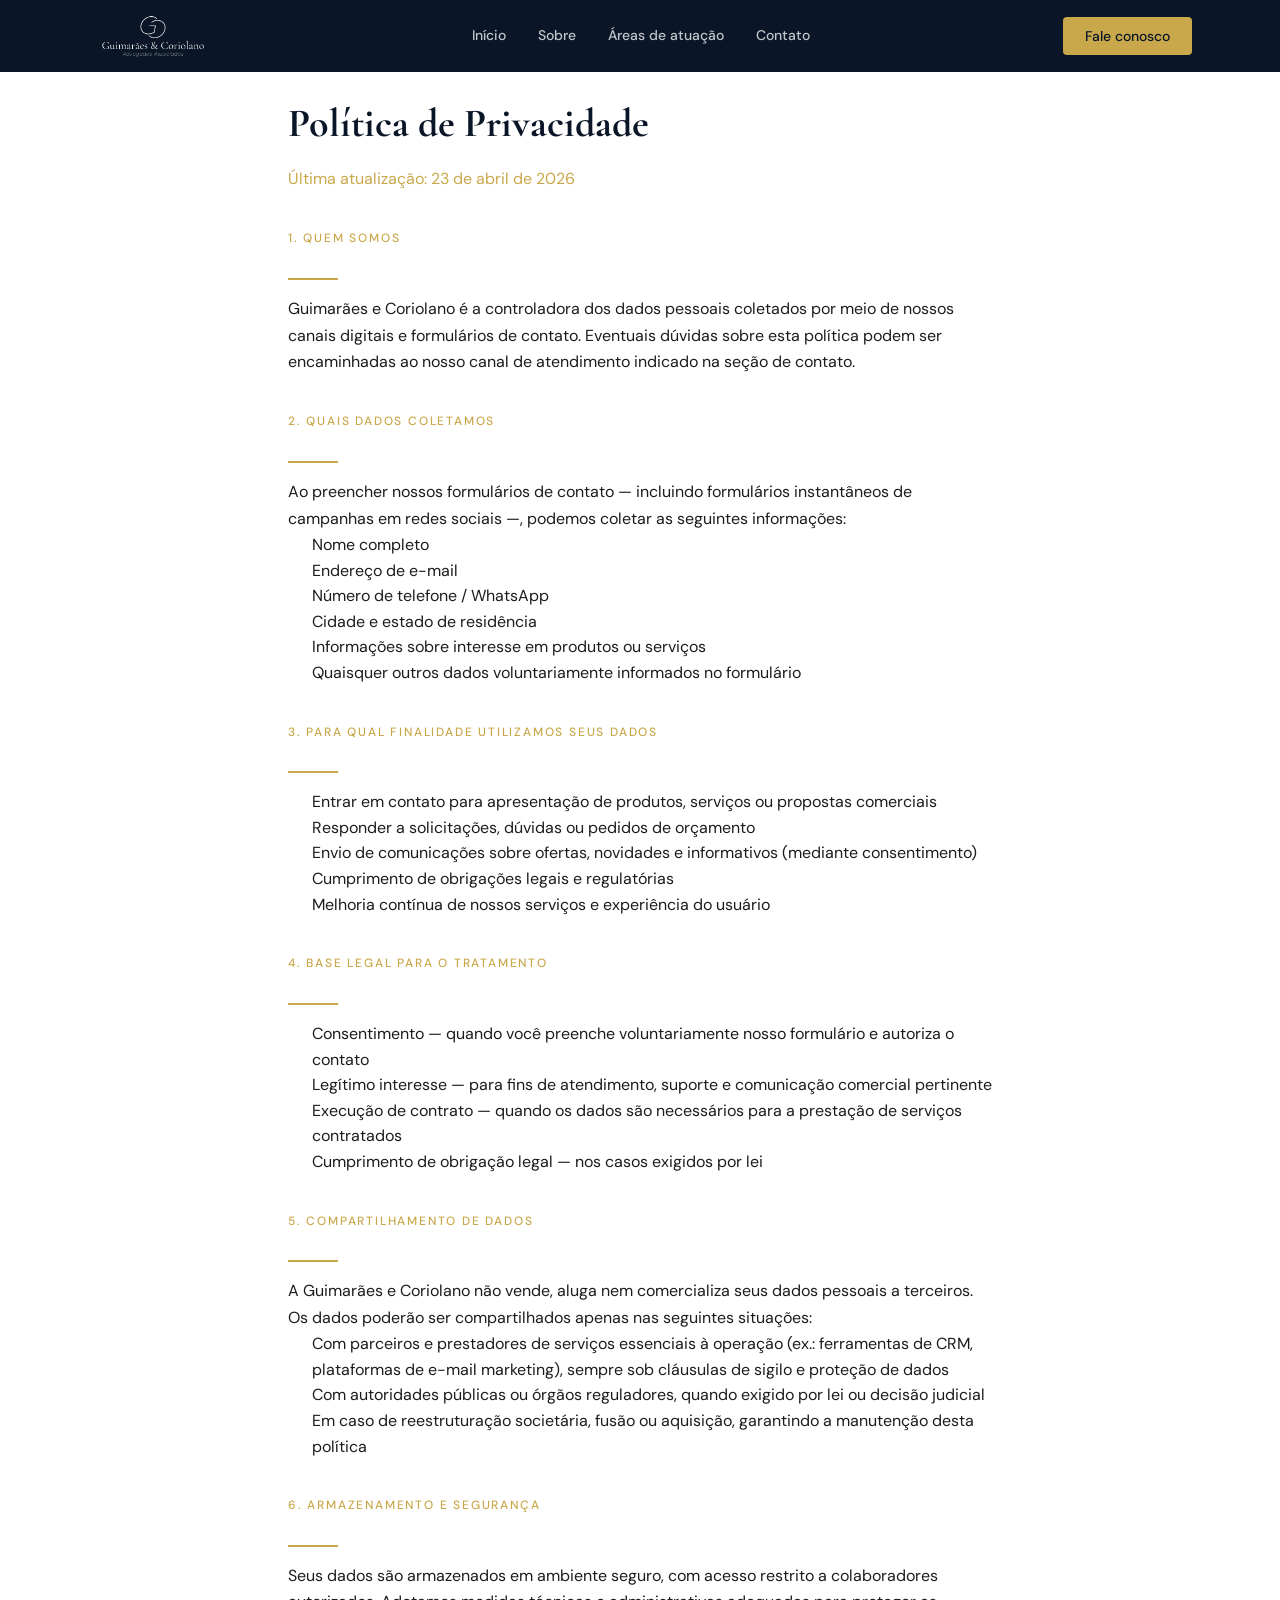
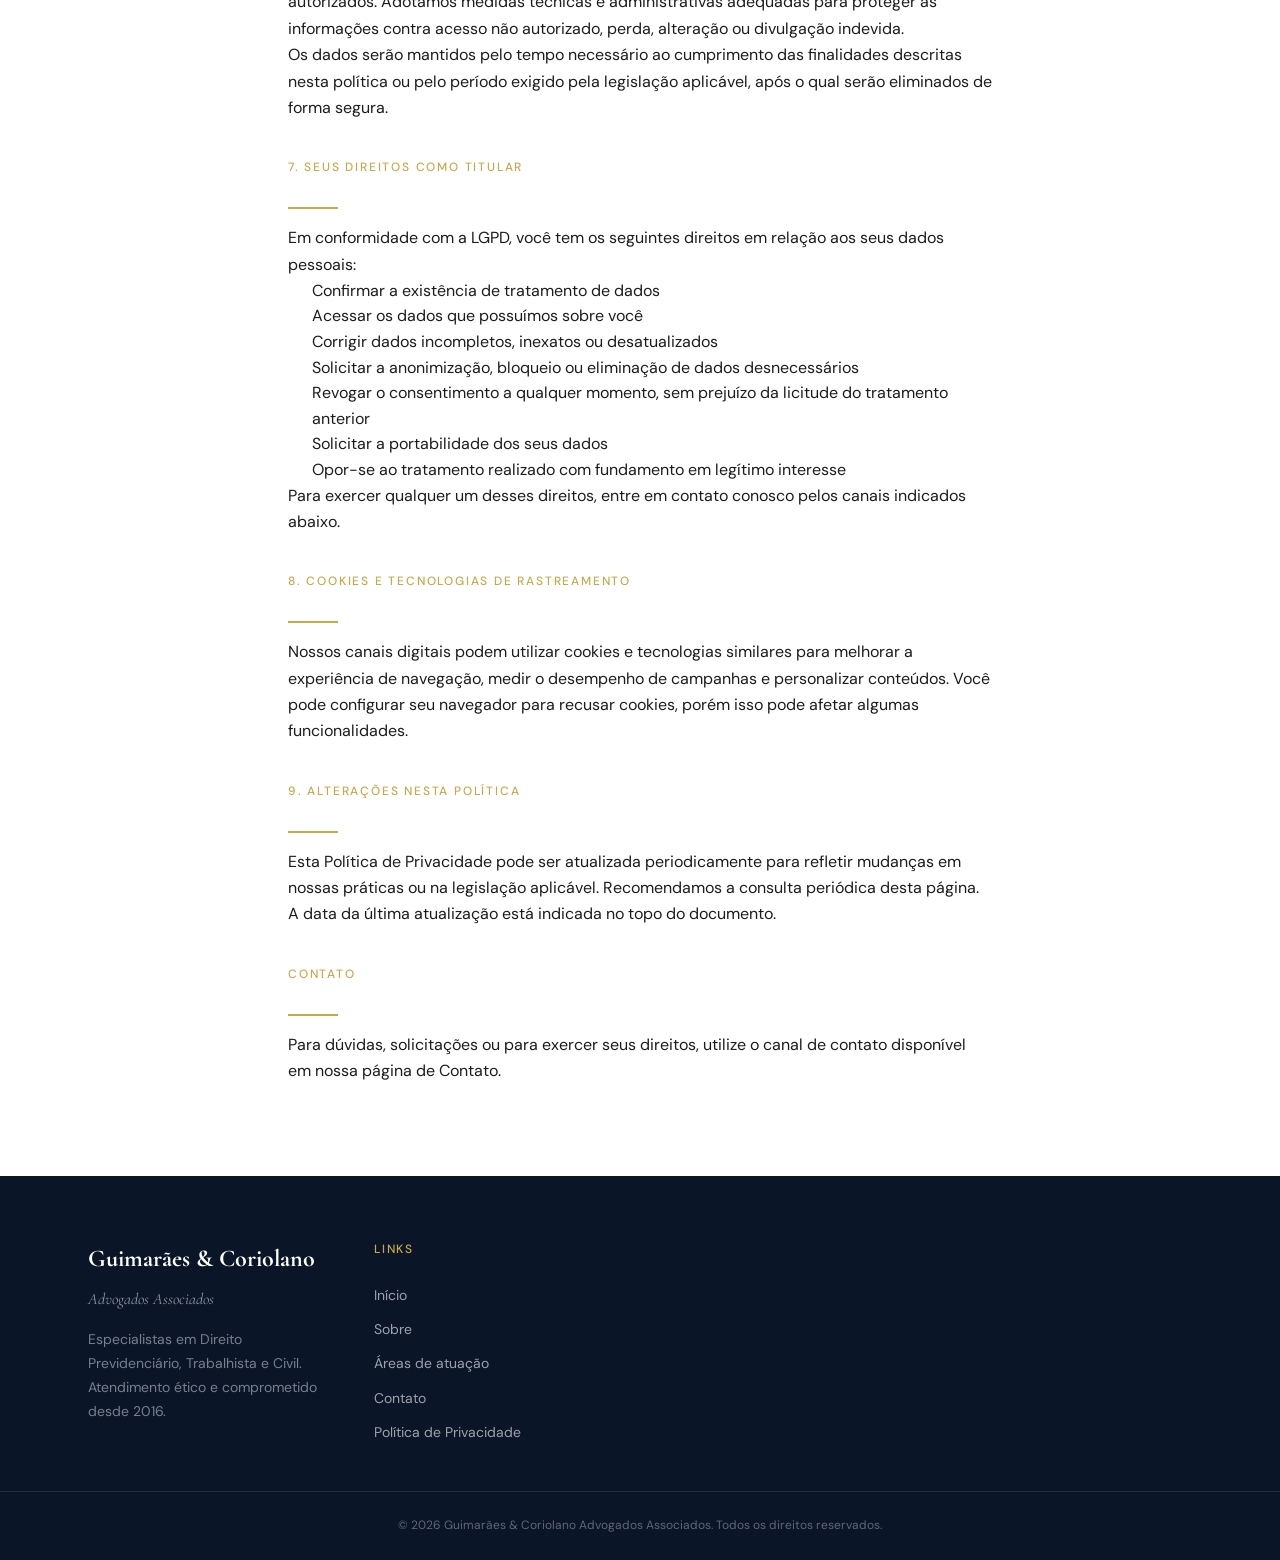
<file: politica-de-privacidade.html>
<!DOCTYPE html>
<html lang="en">
<head>
  <meta charset="UTF-8">
  <meta name="viewport" content="width=device-width, initial-scale=1.0">
  <title>Guimarães & Coriolano Advogados Associados | Direito Previdenciário, Trabalhista e Civil em Natal/RN</title>
  <link rel="icon" type="image/webp" href="logo.webp">
  <meta name="description" content="Escritório de advocacia em Natal/RN especializado em Direito Previdenciário, Trabalhista e Civil. Atendimento ético e comprometido desde 2016. Conheça nossa equipe.">

  <!-- Google Tag Manager -->
  <script>(function(w,d,s,l,i){w[l]=w[l]||[];w[l].push({'gtm.start':
  new Date().getTime(),event:'gtm.js'});var f=d.getElementsByTagName(s)[0],
  j=d.createElement(s),dl=l!='dataLayer'?'&l='+l:'';j.async=true;j.src=
  'https://www.googletagmanager.com/gtm.js?id='+i+dl;f.parentNode.insertBefore(j,f);
  })(window,document,'script','dataLayer','GTM-WH4GN9VQ');</script>
  <!-- End Google Tag Manager -->

  <link rel="preconnect" href="https://fonts.googleapis.com">
  <link rel="preconnect" href="https://fonts.gstatic.com" crossorigin>
  <link href="https://fonts.googleapis.com/css2?family=Cormorant+Garamond:ital,wght@0,400;0,600;0,700;1,400;1,600&family=DM+Sans:wght@400;500&display=swap" rel="stylesheet">

  <link rel="stylesheet" href="css/variables.css">
  <link rel="stylesheet" href="css/reset.css">
  <link rel="stylesheet" href="css/layout.css">
  <link rel="stylesheet" href="css/components.css">
  <link rel="stylesheet" href="css/animations.css">
</head>
<body>
    <!-- HEADER PADRÃO -->
    <header class="header" role="banner">
      <div class="container">
        <div class="header__inner">
          <a href="index.html" class="header__logo" aria-label="Guimarães & Coriolano Advogados Associados, Página inicial">
            <img src="logo.webp" alt="Logo Guimarães & Coriolano">
          </a>
          <nav class="header__nav" role="navigation" aria-label="Navegação principal">
            <a href="index.html" class="header__nav-link">Início</a>
            <a href="sobre.html" class="header__nav-link">Sobre</a>
            <a href="areas.html" class="header__nav-link">Áreas de atuação</a>
            <a href="contato.html" class="header__nav-link">Contato</a>
          </nav>
          <div class="header__cta">
            <a href="https://api.whatsapp.com/send/?phone=5584999982433&text=Ol%C3%A1%2C+gostaria+de+entrar+em+contato+com+o+escrit%C3%B3rio+Guimar%C3%A3es+%26+Coriolano.+&type=phone_number&app_absent=0" target="_blank" rel="noopener" class="btn-header-cta">Fale conosco</a>
          </div>
          <button class="header__hamburger" aria-label="Abrir menu" aria-expanded="false" aria-controls="mobile-menu">
            <span></span>
            <span></span>
            <span></span>
          </button>
        </div>
      </div>
    </header>

    <main class="privacy-policy-container container" style="padding-top: 100px; padding-bottom: 60px; max-width: 800px;">
        <h1 style="color: var(--color-navy); font-family: var(--font-heading); font-size: 2.5rem; margin-bottom: 0.5em;">Política de Privacidade</h1>
        <p style="color: var(--color-gold); font-size: 1rem; margin-bottom: 2em;">Última atualização: 23 de abril de 2026</p>

        <section style="margin-bottom: 2em;">
            <h2 class="section-label">1. Quem Somos</h2>
            <div class="gold-line"></div>
            <p>Guimarães e Coriolano é a controladora dos dados pessoais coletados por meio de nossos canais digitais e formulários de contato. Eventuais dúvidas sobre esta política podem ser encaminhadas ao nosso canal de atendimento indicado na seção de contato.</p>
        </section>
        <section style="margin-bottom: 2em;">
            <h2 class="section-label">2. Quais Dados Coletamos</h2>
            <div class="gold-line"></div>
            <p>Ao preencher nossos formulários de contato — incluindo formulários instantâneos de campanhas em redes sociais —, podemos coletar as seguintes informações:</p>
            <ul style="margin-left: 1.5em;">
                <li>Nome completo</li>
                <li>Endereço de e-mail</li>
                <li>Número de telefone / WhatsApp</li>
                <li>Cidade e estado de residência</li>
                <li>Informações sobre interesse em produtos ou serviços</li>
                <li>Quaisquer outros dados voluntariamente informados no formulário</li>
            </ul>
        </section>
        <section style="margin-bottom: 2em;">
            <h2 class="section-label">3. Para Qual Finalidade Utilizamos seus Dados</h2>
            <div class="gold-line"></div>
            <ul style="margin-left: 1.5em;">
                <li>Entrar em contato para apresentação de produtos, serviços ou propostas comerciais</li>
                <li>Responder a solicitações, dúvidas ou pedidos de orçamento</li>
                <li>Envio de comunicações sobre ofertas, novidades e informativos (mediante consentimento)</li>
                <li>Cumprimento de obrigações legais e regulatórias</li>
                <li>Melhoria contínua de nossos serviços e experiência do usuário</li>
            </ul>
        </section>
        <section style="margin-bottom: 2em;">
            <h2 class="section-label">4. Base Legal para o Tratamento</h2>
            <div class="gold-line"></div>
            <ul style="margin-left: 1.5em;">
                <li>Consentimento — quando você preenche voluntariamente nosso formulário e autoriza o contato</li>
                <li>Legítimo interesse — para fins de atendimento, suporte e comunicação comercial pertinente</li>
                <li>Execução de contrato — quando os dados são necessários para a prestação de serviços contratados</li>
                <li>Cumprimento de obrigação legal — nos casos exigidos por lei</li>
            </ul>
        </section>
        <section style="margin-bottom: 2em;">
            <h2 class="section-label">5. Compartilhamento de Dados</h2>
            <div class="gold-line"></div>
            <p>A Guimarães e Coriolano não vende, aluga nem comercializa seus dados pessoais a terceiros. Os dados poderão ser compartilhados apenas nas seguintes situações:</p>
            <ul style="margin-left: 1.5em;">
                <li>Com parceiros e prestadores de serviços essenciais à operação (ex.: ferramentas de CRM, plataformas de e-mail marketing), sempre sob cláusulas de sigilo e proteção de dados</li>
                <li>Com autoridades públicas ou órgãos reguladores, quando exigido por lei ou decisão judicial</li>
                <li>Em caso de reestruturação societária, fusão ou aquisição, garantindo a manutenção desta política</li>
            </ul>
        </section>
        <section style="margin-bottom: 2em;">
            <h2 class="section-label">6. Armazenamento e Segurança</h2>
            <div class="gold-line"></div>
            <p>Seus dados são armazenados em ambiente seguro, com acesso restrito a colaboradores autorizados. Adotamos medidas técnicas e administrativas adequadas para proteger as informações contra acesso não autorizado, perda, alteração ou divulgação indevida.</p>
            <p>Os dados serão mantidos pelo tempo necessário ao cumprimento das finalidades descritas nesta política ou pelo período exigido pela legislação aplicável, após o qual serão eliminados de forma segura.</p>
        </section>
        <section style="margin-bottom: 2em;">
            <h2 class="section-label">7. Seus Direitos como Titular</h2>
            <div class="gold-line"></div>
            <p>Em conformidade com a LGPD, você tem os seguintes direitos em relação aos seus dados pessoais:</p>
            <ul style="margin-left: 1.5em;">
                <li>Confirmar a existência de tratamento de dados</li>
                <li>Acessar os dados que possuímos sobre você</li>
                <li>Corrigir dados incompletos, inexatos ou desatualizados</li>
                <li>Solicitar a anonimização, bloqueio ou eliminação de dados desnecessários</li>
                <li>Revogar o consentimento a qualquer momento, sem prejuízo da licitude do tratamento anterior</li>
                <li>Solicitar a portabilidade dos seus dados</li>
                <li>Opor-se ao tratamento realizado com fundamento em legítimo interesse</li>
            </ul>
            <p>Para exercer qualquer um desses direitos, entre em contato conosco pelos canais indicados abaixo.</p>
        </section>
        <section style="margin-bottom: 2em;">
            <h2 class="section-label">8. Cookies e Tecnologias de Rastreamento</h2>
            <div class="gold-line"></div>
            <p>Nossos canais digitais podem utilizar cookies e tecnologias similares para melhorar a experiência de navegação, medir o desempenho de campanhas e personalizar conteúdos. Você pode configurar seu navegador para recusar cookies, porém isso pode afetar algumas funcionalidades.</p>
        </section>
        <section style="margin-bottom: 2em;">
            <h2 class="section-label">9. Alterações nesta Política</h2>
            <div class="gold-line"></div>
            <p>Esta Política de Privacidade pode ser atualizada periodicamente para refletir mudanças em nossas práticas ou na legislação aplicável. Recomendamos a consulta periódica desta página. A data da última atualização está indicada no topo do documento.</p>
        </section>
        <section style="margin-bottom: 2em;">
            <h2 class="section-label">Contato</h2>
            <div class="gold-line"></div>
            <p>Para dúvidas, solicitações ou para exercer seus direitos, utilize o canal de contato disponível em nossa página de <a href="contato.html">Contato</a>.</p>
        </section>
    </main>

    <!-- FOOTER PADRÃO -->
    <footer class="footer">
      <div class="container footer__grid">
        <div>
          <div class="footer__brand-name">Guimarães & Coriolano</div>
          <div class="footer__brand-slogan">Advogados Associados</div>
          <div class="footer__brand-desc">Especialistas em Direito Previdenciário, Trabalhista e Civil. Atendimento ético e comprometido desde 2016.</div>
        </div>
        <div>
          <div class="footer__col-title">Links</div>
          <nav class="footer__links">
            <a href="index.html" class="footer__link">Início</a>
            <a href="sobre.html" class="footer__link">Sobre</a>
            <a href="areas.html" class="footer__link">Áreas de atuação</a>
            <a href="contato.html" class="footer__link">Contato</a>
            <a href="politica-de-privacidade.html" class="footer__link">Política de Privacidade</a>
          </nav>
        </div>
      </div>
      <div class="footer__bottom">
        &copy; 2026 Guimarães & Coriolano Advogados Associados. Todos os direitos reservados.
      </div>
    </footer>
</body>
</html>
</file>
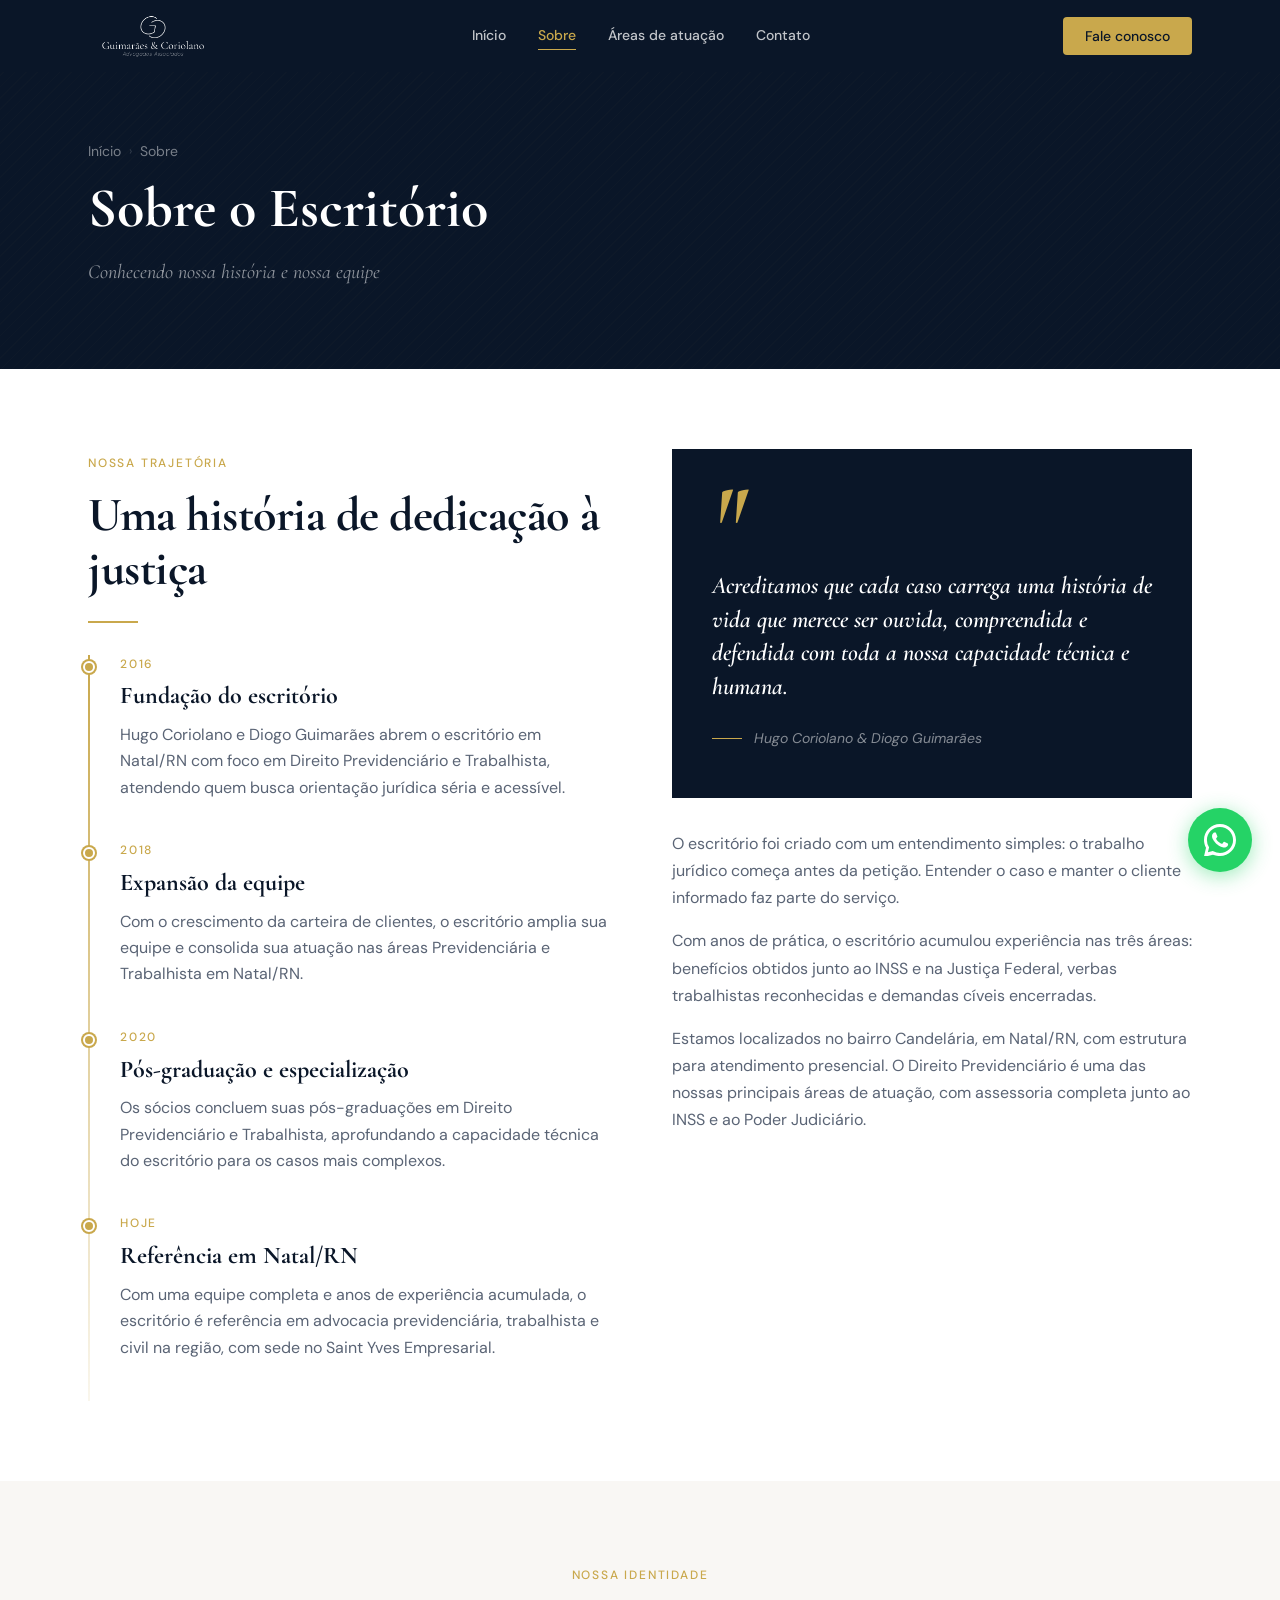
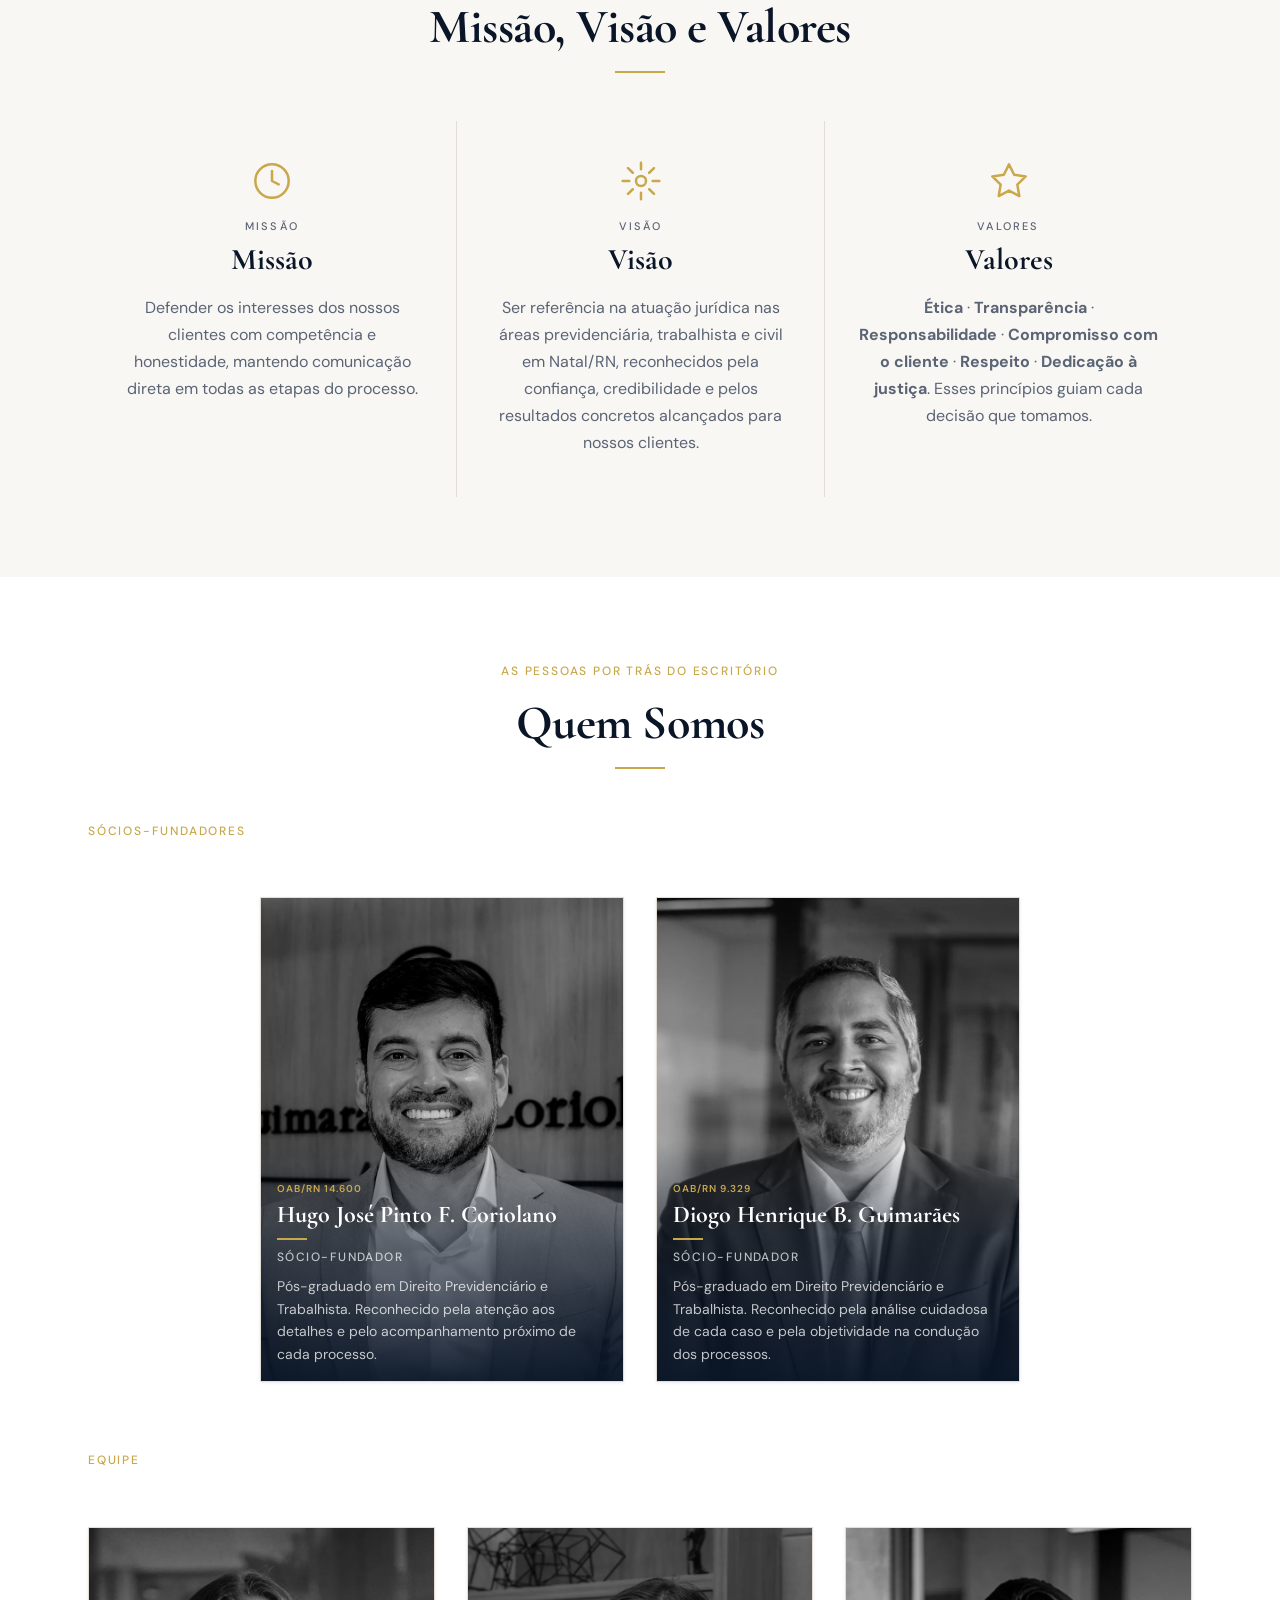
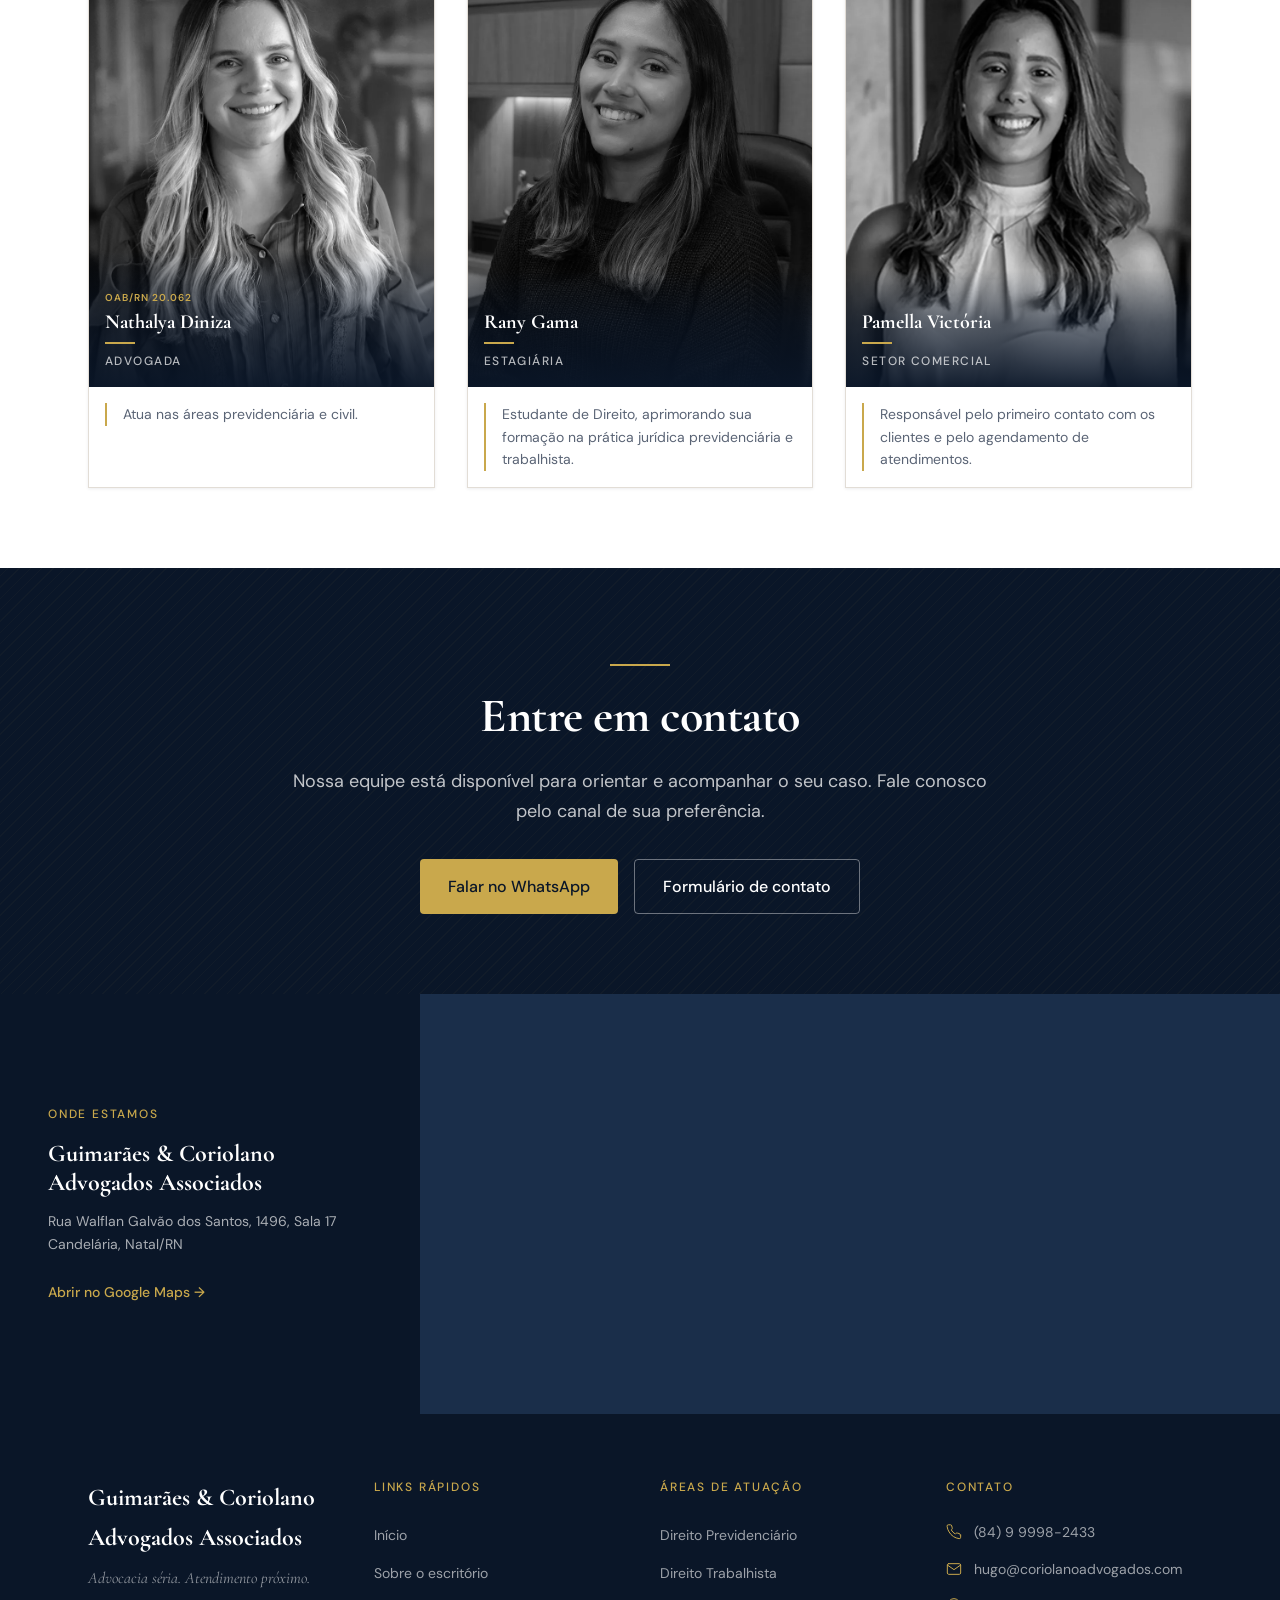
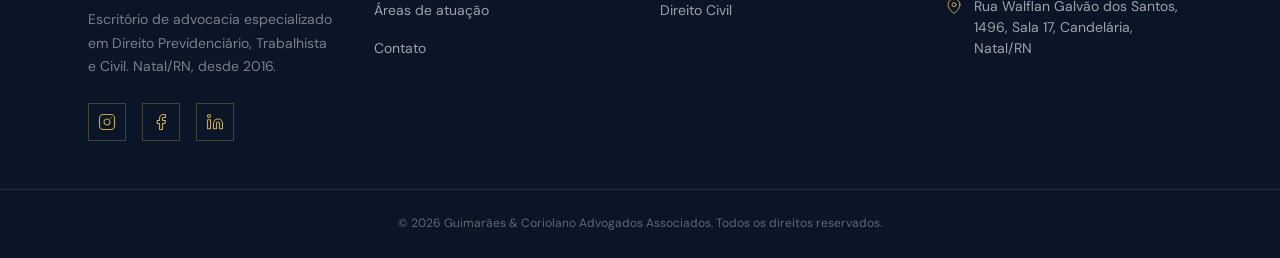
<file: sobre.html>
<!DOCTYPE html>
<html lang="pt-BR">
<head>
  <meta charset="UTF-8">
  <meta name="viewport" content="width=device-width, initial-scale=1.0">
  <title>Sobre o Escritório | Guimarães & Coriolano Advogados Associados | Natal/RN</title>
  <link rel="icon" type="image/webp" href="logo.webp">
  <meta name="description" content="Conheça o escritório Guimarães & Coriolano Advogados Associados em Natal/RN: história, missão, valores e equipe de advogados especializados em Direito Previdenciário, Trabalhista e Civil desde 2016.">

  <!-- Google Tag Manager -->
  <script>(function(w,d,s,l,i){w[l]=w[l]||[];w[l].push({'gtm.start':
  new Date().getTime(),event:'gtm.js'});var f=d.getElementsByTagName(s)[0],
  j=d.createElement(s),dl=l!='dataLayer'?'&l='+l:'';j.async=true;j.src=
  'https://www.googletagmanager.com/gtm.js?id='+i+dl;f.parentNode.insertBefore(j,f);
  })(window,document,'script','dataLayer','GTM-WH4GN9VQ');</script>
  <!-- End Google Tag Manager -->

  <link rel="preconnect" href="https://fonts.googleapis.com">
  <link rel="preconnect" href="https://fonts.gstatic.com" crossorigin>
  <link href="https://fonts.googleapis.com/css2?family=Cormorant+Garamond:ital,wght@0,400;0,600;0,700;1,400;1,600&family=DM+Sans:wght@400;500&display=swap" rel="stylesheet">

  <link rel="stylesheet" href="css/variables.css">
  <link rel="stylesheet" href="css/reset.css">
  <link rel="stylesheet" href="css/layout.css">
  <link rel="stylesheet" href="css/components.css">
  <link rel="stylesheet" href="css/animations.css">
</head>
<body>

  <!-- Google Tag Manager (noscript) -->
  <noscript><iframe src="https://www.googletagmanager.com/ns.html?id=GTM-WH4GN9VQ"
  height="0" width="0" style="display:none;visibility:hidden"></iframe></noscript>
  <!-- End Google Tag Manager (noscript) -->

  <!-- HEADER -->
  <header class="header" role="banner">
    <div class="container">
      <div class="header__inner">
        <a href="index.html" class="header__logo" aria-label="Guimarães & Coriolano Advogados Associados, Página inicial">
          <img src="logo.webp" alt="Logo Guimarães & Coriolano">
        </a>
        <nav class="header__nav" role="navigation" aria-label="Navegação principal">
          <a href="index.html" class="header__nav-link">Início</a>
          <a href="sobre.html" class="header__nav-link">Sobre</a>
          <a href="areas.html" class="header__nav-link">Áreas de atuação</a>
          <a href="contato.html" class="header__nav-link">Contato</a>
        </nav>
        <div class="header__cta">
          <a href="https://api.whatsapp.com/send/?phone=5584999982433&text=Ol%C3%A1%2C+gostaria+de+entrar+em+contato+com+o+escrit%C3%B3rio+Guimar%C3%A3es+%26+Coriolano.+&type=phone_number&app_absent=0" target="_blank" rel="noopener" class="btn-header-cta">Fale conosco</a>
        </div>
        <button class="header__hamburger" aria-label="Abrir menu" aria-expanded="false" aria-controls="mobile-menu">
          <span></span><span></span><span></span>
        </button>
      </div>
    </div>
  </header>

  <!-- Mobile Menu -->
  <div class="mobile-menu" id="mobile-menu" role="dialog" aria-modal="true" aria-label="Menu de navegação">
    <a href="index.html" class="mobile-menu__link">Início</a>
    <a href="sobre.html" class="mobile-menu__link">Sobre</a>
    <a href="areas.html" class="mobile-menu__link">Áreas de atuação</a>
    <a href="contato.html" class="mobile-menu__link">Contato</a>
    <a href="https://api.whatsapp.com/send/?phone=5584999982433&text=Ol%C3%A1%2C+gostaria+de+entrar+em+contato+com+o+escrit%C3%B3rio+Guimar%C3%A3es+%26+Coriolano.+&type=phone_number&app_absent=0" target="_blank" rel="noopener" class="mobile-menu__cta btn">Fale conosco</a>
  </div>


  <main>

    <!-- PAGE HERO -->
    <section class="page-hero" aria-label="Sobre o escritório">
      <div class="texture-overlay" aria-hidden="true"></div>
      <div class="container" style="position: relative; z-index: 2;">
        <nav class="page-hero__breadcrumb" aria-label="Breadcrumb">
          <a href="index.html">Início</a>
          <span class="page-hero__breadcrumb-sep" aria-hidden="true">›</span>
          <span>Sobre</span>
        </nav>
        <h1 class="page-hero__title">Sobre o Escritório</h1>
        <p class="page-hero__subtitle">Conhecendo nossa história e nossa equipe</p>
      </div>
    </section>


    <!-- HISTÓRIA -->
    <section class="bg-white section-padding" aria-label="Nossa história">
      <div class="container">
        <div class="grid-2" style="gap: var(--space-16); align-items: start;">

          <!-- Timeline -->
          <div class="fade-in">
            <span class="section-label">Nossa trajetória</span>
            <h2 class="section-title section-title--navy" style="margin-bottom: var(--space-6);">
              Uma história de dedicação à justiça
            </h2>
            <span class="gold-line" aria-hidden="true" style="margin-bottom: var(--space-8);"></span>

            <div class="timeline">
              <div class="timeline-item">
                <p class="timeline-year">2016</p>
                <h3 class="timeline-title">Fundação do escritório</h3>
                <p class="timeline-text">Hugo Coriolano e Diogo Guimarães abrem o escritório em Natal/RN com foco em Direito Previdenciário e Trabalhista, atendendo quem busca orientação jurídica séria e acessível.</p>
              </div>
              <div class="timeline-item">
                <p class="timeline-year">2018</p>
                <h3 class="timeline-title">Expansão da equipe</h3>
                <p class="timeline-text">Com o crescimento da carteira de clientes, o escritório amplia sua equipe e consolida sua atuação nas áreas Previdenciária e Trabalhista em Natal/RN.</p>
              </div>
              <div class="timeline-item">
                <p class="timeline-year">2020</p>
                <h3 class="timeline-title">Pós-graduação e especialização</h3>
                <p class="timeline-text">Os sócios concluem suas pós-graduações em Direito Previdenciário e Trabalhista, aprofundando a capacidade técnica do escritório para os casos mais complexos.</p>
              </div>
              <div class="timeline-item">
                <p class="timeline-year">Hoje</p>
                <h3 class="timeline-title">Referência em Natal/RN</h3>
                <p class="timeline-text">Com uma equipe completa e anos de experiência acumulada, o escritório é referência em advocacia previdenciária, trabalhista e civil na região, com sede no Saint Yves Empresarial.</p>
              </div>
            </div>
          </div>

          <!-- Texto complementar -->
          <div class="fade-in" data-delay="150">
            <div class="sobre-quote-block" style="margin-bottom: var(--space-8);">
              <span class="sobre-quote-mark" aria-hidden="true">"</span>
              <blockquote class="sobre-quote-text">
                Acreditamos que cada caso carrega uma história de vida que merece ser ouvida, compreendida e defendida com toda a nossa capacidade técnica e humana.
              </blockquote>
              <div class="sobre-quote-attr">
                <span class="sobre-quote-attr-line" aria-hidden="true"></span>
                <cite>Hugo Coriolano &amp; Diogo Guimarães</cite>
              </div>
            </div>

            <p style="color: var(--color-text-muted); line-height: 1.7; margin-bottom: var(--space-4);">
              O escritório foi criado com um entendimento simples: o trabalho jurídico começa antes da petição. Entender o caso e manter o cliente informado faz parte do serviço.
            </p>
            <p style="color: var(--color-text-muted); line-height: 1.7; margin-bottom: var(--space-4);">
              Com anos de prática, o escritório acumulou experiência nas três áreas: benefícios obtidos junto ao INSS e na Justiça Federal, verbas trabalhistas reconhecidas e demandas cíveis encerradas.
            </p>
            <p style="color: var(--color-text-muted); line-height: 1.7;">
              Estamos localizados no bairro Candelária, em Natal/RN, com estrutura para atendimento presencial. O Direito Previdenciário é uma das nossas principais áreas de atuação, com assessoria completa junto ao INSS e ao Poder Judiciário.
            </p>
          </div>

        </div>
      </div>
    </section>


    <!-- MVV COMPLETO -->
    <section class="bg-cream section-padding" aria-label="Missão, visão e valores">
      <div class="container">

        <div class="text-center" style="margin-bottom: var(--space-12);">
          <span class="section-label fade-in">Nossa identidade</span>
          <h2 class="section-title section-title--navy fade-in" data-delay="100">Missão, Visão e Valores</h2>
          <span class="gold-line gold-line--center fade-in" data-delay="200" aria-hidden="true"></span>
        </div>

        <div class="mvv-grid fade-in" data-delay="200">
          <div class="mvv-item">
            <svg class="mvv-item__icon" xmlns="http://www.w3.org/2000/svg" viewBox="0 0 24 24" fill="none" stroke="currentColor" stroke-width="1.5" stroke-linecap="round" stroke-linejoin="round" aria-hidden="true"><circle cx="12" cy="12" r="10"/><polyline points="12 6 12 12 16 14"/></svg>
            <p class="mvv-item__label">Missão</p>
            <h3 class="mvv-item__title">Missão</h3>
            <p class="mvv-item__text">Defender os interesses dos nossos clientes com competência e honestidade, mantendo comunicação direta em todas as etapas do processo.</p>
          </div>

          <div class="mvv-item">
            <svg class="mvv-item__icon" xmlns="http://www.w3.org/2000/svg" viewBox="0 0 24 24" fill="none" stroke="currentColor" stroke-width="1.5" stroke-linecap="round" stroke-linejoin="round" aria-hidden="true"><circle cx="12" cy="12" r="3"/><path d="M12 1v4M12 19v4M4.22 4.22l2.83 2.83M16.95 16.95l2.83 2.83M1 12h4M19 12h4M4.22 19.78l2.83-2.83M16.95 7.05l2.83-2.83"/></svg>
            <p class="mvv-item__label">Visão</p>
            <h3 class="mvv-item__title">Visão</h3>
            <p class="mvv-item__text">Ser referência na atuação jurídica nas áreas previdenciária, trabalhista e civil em Natal/RN, reconhecidos pela confiança, credibilidade e pelos resultados concretos alcançados para nossos clientes.</p>
          </div>

          <div class="mvv-item">
            <svg class="mvv-item__icon" xmlns="http://www.w3.org/2000/svg" viewBox="0 0 24 24" fill="none" stroke="currentColor" stroke-width="1.5" stroke-linecap="round" stroke-linejoin="round" aria-hidden="true"><polygon points="12 2 15.09 8.26 22 9.27 17 14.14 18.18 21.02 12 17.77 5.82 21.02 7 14.14 2 9.27 8.91 8.26 12 2"/></svg>
            <p class="mvv-item__label">Valores</p>
            <h3 class="mvv-item__title">Valores</h3>
            <p class="mvv-item__text"><strong>Ética</strong> · <strong>Transparência</strong> · <strong>Responsabilidade</strong> · <strong>Compromisso com o cliente</strong> · <strong>Respeito</strong> · <strong>Dedicação à justiça</strong>. Esses princípios guiam cada decisão que tomamos.</p>
          </div>
        </div>

      </div>
    </section>


    <!-- EQUIPE COMPLETA -->
    <section class="bg-white section-padding" aria-label="Nossa equipe">
      <div class="container">

        <div class="text-center" style="margin-bottom: var(--space-12);">
          <span class="section-label fade-in">As pessoas por trás do escritório</span>
          <h2 class="section-title section-title--navy fade-in" data-delay="100">Quem Somos</h2>
          <span class="gold-line gold-line--center fade-in" data-delay="200" aria-hidden="true"></span>
        </div>

        <!-- Sócios -->
        <div style="margin-bottom: var(--space-8);">
          <p class="section-label" style="margin-bottom: var(--space-6);">Sócios-fundadores</p>
        </div>

        <div style="display: grid; grid-template-columns: repeat(auto-fit, minmax(280px, 1fr)); gap: var(--space-8); max-width: 760px; margin: 0 auto var(--space-16);">

          <article class="card-team fade-in">
            <div class="card-team__photo-wrap">
              <img src="assets/hugo-profile.webp" alt="Hugo José P. F. Coriolano" class="card-team__photo">
              <div class="card-team__overlay">
                <span class="card-team__oab">OAB/RN 14.600</span>
                <h3 class="card-team__name">Hugo José Pinto F. Coriolano</h3>
                <span class="card-team__gold-line" aria-hidden="true"></span>
                <p class="card-team__role">Sócio-fundador</p>
                <p class="card-team__spec">Pós-graduado em Direito Previdenciário e Trabalhista. Reconhecido pela atenção aos detalhes e pelo acompanhamento próximo de cada processo.</p>
              </div>
            </div>
          </article>

          <article class="card-team fade-in" data-delay="150">
            <div class="card-team__photo-wrap">
              <img src="assets/diogo-profile.webp" alt="Diogo Henrique B. Guimarães" class="card-team__photo">
              <div class="card-team__overlay">
                <span class="card-team__oab">OAB/RN 9.329</span>
                <h3 class="card-team__name">Diogo Henrique B. Guimarães</h3>
                <span class="card-team__gold-line" aria-hidden="true"></span>
                <p class="card-team__role">Sócio-fundador</p>
                <p class="card-team__spec">Pós-graduado em Direito Previdenciário e Trabalhista. Reconhecido pela análise cuidadosa de cada caso e pela objetividade na condução dos processos.</p>
              </div>
            </div>
          </article>

        </div>

        <!-- Equipe -->
        <div style="margin-bottom: var(--space-8);">
          <p class="section-label" style="margin-bottom: var(--space-6);">Equipe</p>
        </div>

        <div class="grid-3">

          <article class="card-team fade-in" data-delay="100">
            <div class="card-team__photo-wrap">
              <img src="assets/natalia-profile.webp" alt="Nathalya Diniza" class="card-team__photo">
              <div class="card-team__overlay">
                <span class="card-team__oab">OAB/RN 20.062</span>
                <h3 class="card-team__name card-team__name--sm">Nathalya Diniza</h3>
                <span class="card-team__gold-line" aria-hidden="true"></span>
                <p class="card-team__role">Advogada</p>
              </div>
            </div>
            <div class="card-team__body">
              <p class="card-team__spec">Atua nas áreas previdenciária e civil.</p>
            </div>
          </article>

          <article class="card-team fade-in" data-delay="200">
            <div class="card-team__photo-wrap">
              <img src="assets/rany-profile.webp" alt="Rany Gama" class="card-team__photo">
              <div class="card-team__overlay">
                <h3 class="card-team__name card-team__name--sm">Rany Gama</h3>
                <span class="card-team__gold-line" aria-hidden="true"></span>
                <p class="card-team__role">Estagiária</p>
              </div>
            </div>
            <div class="card-team__body">
              <p class="card-team__spec">Estudante de Direito, aprimorando sua formação na prática jurídica previdenciária e trabalhista.</p>
            </div>
          </article>

          <article class="card-team fade-in" data-delay="300">
            <div class="card-team__photo-wrap">
              <img src="assets/pamella-profile.webp" alt="Pamella Victória" class="card-team__photo">
              <div class="card-team__overlay">
                <h3 class="card-team__name card-team__name--sm">Pamella Victória</h3>
                <span class="card-team__gold-line" aria-hidden="true"></span>
                <p class="card-team__role">Setor Comercial</p>
              </div>
            </div>
            <div class="card-team__body">
              <p class="card-team__spec">Responsável pelo primeiro contato com os clientes e pelo agendamento de atendimentos.</p>
            </div>
          </article>

        </div>

      </div>
    </section>


    <!-- CTA -->
    <section class="bg-navy section-padding" aria-label="Chamada para ação">
      <div class="texture-overlay" aria-hidden="true"></div>
      <div class="container" style="position: relative; z-index: 2;">
        <div style="max-width: 720px; margin: 0 auto; text-align: center;">
          <span class="gold-line gold-line--center gold-line--lg fade-in" aria-hidden="true"></span>
          <h2 class="section-title section-title--white fade-in" data-delay="100" style="margin: var(--space-6) 0;">Entre em contato</h2>
          <p class="fade-in" data-delay="200" style="color: rgba(255,255,255,0.75); font-size: var(--text-lg); margin-bottom: var(--space-8); line-height: 1.65;">
            Nossa equipe está disponível para orientar e acompanhar o seu caso. Fale conosco pelo canal de sua preferência.
          </p>
          <div class="fade-in" data-delay="300" style="display: flex; flex-wrap: wrap; gap: var(--space-4); justify-content: center;">
            <a href="https://api.whatsapp.com/send/?phone=5584999982433&text=Ol%C3%A1%2C+gostaria+de+entrar+em+contato+com+o+escrit%C3%B3rio+Guimar%C3%A3es+%26+Coriolano.+&type=phone_number&app_absent=0" target="_blank" rel="noopener" class="btn btn--primary">Falar no WhatsApp</a>
            <a href="contato.html" class="btn btn--ghost">Formulário de contato</a>
          </div>
        </div>
      </div>
    </section>

  </main>


  <!-- LOCALIZAÇÃO -->
  <section class="section-map" aria-label="Localização do escritório">
    <div class="section-map__info">
      <span class="section-label">Onde estamos</span>
      <h2 class="section-map__title">Guimarães &amp; Coriolano<br>Advogados Associados</h2>
      <p class="section-map__address">Rua Walflan Galvão dos Santos, 1496, Sala 17<br>Candelária, Natal/RN</p>
      <a href="https://www.google.com/maps/place/Guimarães+%26+Coriolano+Advogados+Associados/@-5.829585,-35.2246204,17z" target="_blank" rel="noopener" class="section-map__link">Abrir no Google Maps →</a>
    </div>
    <div class="section-map__embed">
      <iframe
        src="https://maps.google.com/maps?q=Guimar%C3%A3es+%26+Coriolano+Advogados+Associados,Natal,RN&output=embed&hl=pt-BR"
        width="100%" height="100%" style="border:0; display:block;"
        allowfullscreen loading="lazy"
        title="Localização do escritório Guimarães & Coriolano"
      ></iframe>
    </div>
  </section>


  <!-- FOOTER -->
  <footer class="footer" role="contentinfo">
    <div class="container">
      <div class="footer__grid">
        <div>
          <p class="footer__brand-name">Guimarães &amp; Coriolano<br>Advogados Associados</p>
          <p class="footer__brand-slogan">Advocacia séria. Atendimento próximo.</p>
          <p class="footer__brand-desc">Escritório de advocacia especializado em Direito Previdenciário, Trabalhista e Civil. Natal/RN, desde 2016.</p>
          <div class="footer__social" aria-label="Redes sociais">
            <a href="https://www.instagram.com/guimaraescoriolanoadvocacia/" target="_blank" rel="noopener" class="footer__social-link" aria-label="Instagram"><svg xmlns="http://www.w3.org/2000/svg" width="18" height="18" viewBox="0 0 24 24" fill="none" stroke="currentColor" stroke-width="1.5" stroke-linecap="round" stroke-linejoin="round"><rect x="2" y="2" width="20" height="20" rx="5"/><path d="M16 11.37A4 4 0 1 1 12.63 8 4 4 0 0 1 16 11.37z"/><line x1="17.5" y1="6.5" x2="17.51" y2="6.5"/></svg></a>
            <a href="#" class="footer__social-link" aria-label="Facebook"><svg xmlns="http://www.w3.org/2000/svg" width="18" height="18" viewBox="0 0 24 24" fill="none" stroke="currentColor" stroke-width="1.5" stroke-linecap="round" stroke-linejoin="round"><path d="M18 2h-3a5 5 0 0 0-5 5v3H7v4h3v8h4v-8h3l1-4h-4V7a1 1 0 0 1 1-1h3z"/></svg></a>
            <a href="#" class="footer__social-link" aria-label="LinkedIn"><svg xmlns="http://www.w3.org/2000/svg" width="18" height="18" viewBox="0 0 24 24" fill="none" stroke="currentColor" stroke-width="1.5" stroke-linecap="round" stroke-linejoin="round"><path d="M16 8a6 6 0 0 1 6 6v7h-4v-7a2 2 0 0 0-2-2 2 2 0 0 0-2 2v7h-4v-7a6 6 0 0 1 6-6z"/><rect x="2" y="9" width="4" height="12"/><circle cx="4" cy="4" r="2"/></svg></a>
          </div>
        </div>
        <div>
          <p class="footer__col-title">Links rápidos</p>
          <ul class="footer__links">
            <li><a href="index.html" class="footer__link">Início</a></li>
            <li><a href="sobre.html" class="footer__link">Sobre o escritório</a></li>
            <li><a href="areas.html" class="footer__link">Áreas de atuação</a></li>
            <li><a href="contato.html" class="footer__link">Contato</a></li>
          </ul>
        </div>
        <div>
          <p class="footer__col-title">Áreas de atuação</p>
          <ul class="footer__links">
            <li><a href="areas.html#previdenciario" class="footer__link">Direito Previdenciário</a></li>
            <li><a href="areas.html#trabalhista" class="footer__link">Direito Trabalhista</a></li>
            <li><a href="areas.html#civel" class="footer__link">Direito Civil</a></li>
          </ul>
        </div>
        <div>
          <p class="footer__col-title">Contato</p>
          <div class="footer__contact-item">
            <svg xmlns="http://www.w3.org/2000/svg" width="16" height="16" viewBox="0 0 24 24" fill="none" stroke="currentColor" stroke-width="1.5" stroke-linecap="round" stroke-linejoin="round" aria-hidden="true"><path d="M22 16.92v3a2 2 0 0 1-2.18 2 19.79 19.79 0 0 1-8.63-3.07A19.5 19.5 0 0 1 4.69 12a19.79 19.79 0 0 1-3.07-8.67A2 2 0 0 1 3.6 1.18h3a2 2 0 0 1 2 1.72c.127.96.361 1.903.7 2.81a2 2 0 0 1-.45 2.11L7.91 8.91a16 16 0 0 0 6.07 6.07l.91-.91a2 2 0 0 1 2.11-.45c.907.339 1.85.573 2.81.7a2 2 0 0 1 1.72 2.03z"/></svg>
            <a href="tel:+5584999982433">(84) 9 9998-2433</a>
          </div>
          <div class="footer__contact-item">
            <svg xmlns="http://www.w3.org/2000/svg" width="16" height="16" viewBox="0 0 24 24" fill="none" stroke="currentColor" stroke-width="1.5" stroke-linecap="round" stroke-linejoin="round" aria-hidden="true"><path d="M4 4h16c1.1 0 2 .9 2 2v12c0 1.1-.9 2-2 2H4c-1.1 0-2-.9-2-2V6c0-1.1.9-2 2-2z"/><polyline points="22,6 12,13 2,6"/></svg>
            <a href="mailto:hugo@coriolanoadvogados.com">hugo@coriolanoadvogados.com</a>
          </div>
          <div class="footer__contact-item">
            <svg xmlns="http://www.w3.org/2000/svg" width="16" height="16" viewBox="0 0 24 24" fill="none" stroke="currentColor" stroke-width="1.5" stroke-linecap="round" stroke-linejoin="round" aria-hidden="true"><path d="M21 10c0 7-9 13-9 13s-9-6-9-13a9 9 0 0 1 18 0z"/><circle cx="12" cy="10" r="3"/></svg>
            <span>Rua Walflan Galvão dos Santos, 1496, Sala 17, Candelária, Natal/RN</span>
          </div>
        </div>
      </div>
    </div>
    <div class="footer__bottom">
      <div class="container">
        <p>&copy; 2026 Guimarães &amp; Coriolano Advogados Associados. Todos os direitos reservados.</p>
      </div>
    </div>
  </footer>

  <!-- BOTÃO WHATSAPP -->
  <a href="https://api.whatsapp.com/send/?phone=5584999982433&text=Ol%C3%A1%2C+gostaria+de+entrar+em+contato+com+o+escrit%C3%B3rio+Guimar%C3%A3es+%26+Coriolano.+&type=phone_number&app_absent=0" target="_blank" rel="noopener" class="whatsapp-btn" aria-label="Fale conosco pelo WhatsApp">
    <span class="whatsapp-btn__tooltip">Fale conosco</span>
    <svg xmlns="http://www.w3.org/2000/svg" viewBox="0 0 24 24" fill="currentColor" aria-hidden="true"><path d="M17.472 14.382c-.297-.149-1.758-.867-2.03-.967-.273-.099-.471-.148-.67.15-.197.297-.767.966-.94 1.164-.173.199-.347.223-.644.075-.297-.15-1.255-.463-2.39-1.475-.883-.788-1.48-1.761-1.653-2.059-.173-.297-.018-.458.13-.606.134-.133.298-.347.446-.52.149-.174.198-.298.298-.497.099-.198.05-.371-.025-.52-.075-.149-.669-1.612-.916-2.207-.242-.579-.487-.5-.669-.51-.173-.008-.371-.01-.57-.01-.198 0-.52.074-.792.372-.272.297-1.04 1.016-1.04 2.479 0 1.462 1.065 2.875 1.213 3.074.149.198 2.096 3.2 5.077 4.487.709.306 1.262.489 1.694.625.712.227 1.36.195 1.871.118.571-.085 1.758-.719 2.006-1.413.248-.694.248-1.289.173-1.413-.074-.124-.272-.198-.57-.347z"/><path d="M12 0C5.373 0 0 5.373 0 12c0 2.116.553 4.103 1.522 5.827L.057 23.928a.5.5 0 0 0 .614.614l6.064-1.463A11.945 11.945 0 0 0 12 24c6.627 0 12-5.373 12-12S18.627 0 12 0zm0 21.818a9.818 9.818 0 0 1-5.01-1.373l-.36-.213-3.712.896.913-3.63-.234-.373A9.818 9.818 0 0 1 2.182 12C2.182 6.567 6.567 2.182 12 2.182c5.432 0 9.818 4.385 9.818 9.818 0 5.433-4.386 9.818-9.818 9.818z"/></svg>
  </a>

  <script src="js/main.js"></script>
</body>
</html>
</file>
<file: css/variables.css>
/* ============================================================
   VARIABLES.CSS — Tokens de design
   Guimarães & Coriolano Advocacia
   ============================================================ */

:root {
  /* === PALETA PRINCIPAL === */
  --color-navy:       #0A1628;
  --color-navy-mid:   #1A2E4A;
  --color-navy-light: #243B55;
  --color-gold:       #C9A84C;
  --color-gold-light: #E2C97A;
  --color-cream:      #F9F7F4;
  --color-white:      #FFFFFF;
  --color-text:       #1C1C1C;
  --color-text-muted: #5A6475;
  --color-border:     #E2DDD6;
  --color-error:      #C0392B;
  --color-success:    #27AE60;

  /* === TIPOGRAFIA === */
  --font-heading: 'Cormorant Garamond', Georgia, serif;
  --font-body:    'DM Sans', system-ui, sans-serif;

  /* Escala tipográfica */
  --text-xs:   0.75rem;
  --text-sm:   0.875rem;
  --text-base: 1rem;
  --text-lg:   1.125rem;
  --text-xl:   1.25rem;
  --text-2xl:  1.5rem;
  --text-3xl:  1.875rem;
  --text-4xl:  2.25rem;
  --text-5xl:  3rem;
  --text-6xl:  3.75rem;

  /* === ESPAÇAMENTO === */
  --space-1:  0.25rem;
  --space-2:  0.5rem;
  --space-3:  0.75rem;
  --space-4:  1rem;
  --space-6:  1.5rem;
  --space-8:  2rem;
  --space-10: 2.5rem;
  --space-12: 3rem;
  --space-16: 4rem;
  --space-20: 5rem;
  --space-24: 6rem;

  /* === OUTROS === */
  --radius-sm:  4px;
  --radius-md:  8px;
  --radius-lg:  16px;
  --shadow-sm:  0 1px 3px rgba(10,22,40,0.08);
  --shadow-md:  0 4px 16px rgba(10,22,40,0.12);
  --shadow-lg:  0 8px 32px rgba(10,22,40,0.18);
  --transition: 0.3s ease;
  --container:  1200px;
  --section-padding: var(--space-20) 0;
}
</file>
<file: css/layout.css>
/* ============================================================
   LAYOUT.CSS — Grid, container, seções, responsividade
   Guimarães & Coriolano Advocacia
   ============================================================ */

/* === CONTAINER === */
.container {
  width: 100%;
  max-width: var(--container);
  margin: 0 auto;
  padding: 0 var(--space-6);
}

/* === SEÇÕES === */
section {
  position: relative;
}

.section-padding {
  padding: var(--space-20) 0;
}

.section-padding-lg {
  padding: var(--space-24) 0;
}

/* === FUNDOS === */
.bg-navy    { background-color: var(--color-navy); }
.bg-navy-mid{ background-color: var(--color-navy-mid); }
.bg-cream   { background-color: var(--color-cream); }
.bg-white   { background-color: var(--color-white); }

/* === TEXTOS === */
.text-white { color: var(--color-white); }
.text-gold  { color: var(--color-gold); }
.text-navy  { color: var(--color-navy); }
.text-muted { color: var(--color-text-muted); }
.text-center{ text-align: center; }
.text-left  { text-align: left; }

/* === LABEL SECTION === */
.section-label {
  display: inline-block;
  font-family: var(--font-body);
  font-weight: 500;
  font-size: var(--text-xs);
  letter-spacing: 0.15em;
  text-transform: uppercase;
  color: var(--color-gold);
  margin-bottom: var(--space-4);
}

/* === LINHA DOURADA DECORATIVA === */
.gold-line {
  display: block;
  width: 50px;
  height: 2px;
  background-color: var(--color-gold);
  margin: var(--space-4) 0;
}

.gold-line--center {
  margin-left: auto;
  margin-right: auto;
}

.gold-line--lg {
  width: 60px;
}

/* === TÍTULOS DE SEÇÃO === */
.section-title {
  font-family: var(--font-heading);
  font-weight: 700;
  font-size: var(--text-4xl);
  line-height: 1.12;
  letter-spacing: -0.01em;
}

.section-title--lg {
  font-size: var(--text-5xl);
}

.section-title--white {
  color: var(--color-white);
}

.section-title--navy {
  color: var(--color-navy);
}

/* === GRIDS === */
.grid-3 {
  display: grid;
  grid-template-columns: 1fr;
  gap: var(--space-8);
}

.grid-2 {
  display: grid;
  grid-template-columns: 1fr;
  gap: var(--space-10);
}

.grid-4 {
  display: grid;
  grid-template-columns: 1fr 1fr;
  gap: var(--space-8);
}

/* === FADE IN (IntersectionObserver) === */
.fade-in {
  opacity: 0;
  transform: translateY(24px);
  transition: opacity 0.6s ease, transform 0.6s ease;
}

.fade-in.visible {
  opacity: 1;
  transform: translateY(0);
}

/* === PADRÃO DE TEXTURA DIAGONAL (hero) === */
.texture-overlay {
  position: absolute;
  inset: 0;
  background-image: repeating-linear-gradient(
    -45deg,
    rgba(201,168,76,0.035) 0px,
    rgba(201,168,76,0.035) 1px,
    transparent 1px,
    transparent 8px
  );
  pointer-events: none;
}

/* ============================================================
   RESPONSIVIDADE
   ============================================================ */

/* Tablet */
@media (min-width: 768px) {
  .container {
    padding: 0 var(--space-8);
  }

  .grid-3 {
    grid-template-columns: repeat(2, 1fr);
  }

  .grid-4 {
    grid-template-columns: repeat(2, 1fr);
  }

  .section-title {
    font-size: var(--text-4xl);
  }
}

/* Desktop */
@media (min-width: 1024px) {
  .container {
    padding: 0 var(--space-10);
  }

  .grid-3 {
    grid-template-columns: repeat(3, 1fr);
  }

  .grid-2 {
    grid-template-columns: repeat(2, 1fr);
    align-items: center;
  }

  .grid-4 {
    grid-template-columns: repeat(4, 1fr);
  }

  .section-title {
    font-size: var(--text-5xl);
  }

  .section-title--lg {
    font-size: var(--text-6xl);
  }
}

/* Wide */
@media (min-width: 1280px) {
  .container {
    padding: 0 var(--space-12);
  }
}
</file>
<file: css/components.css>
/* ============================================================
   COMPONENTS.CSS — Header, footer, cards, botões, forms
   Guimarães & Coriolano Advocacia
   ============================================================ */

/* ============================================================
   HEADER
   ============================================================ */
.header {
  position: fixed;
  top: 0;
  left: 0;
  right: 0;
  z-index: 1000;
  background-color: var(--color-navy);
  height: 72px;
  display: flex;
  align-items: center;
  transition: box-shadow var(--transition);
}

.header.scrolled {
  box-shadow: 0 2px 20px rgba(0,0,0,0.35);
}

.header__inner {
  display: flex;
  align-items: center;
  justify-content: space-between;
  width: 100%;
}

/* Logo */
.header__logo {
  max-width: 150px;
}

.header__logo img {
  height: 130px;
  width: auto;
}

.header__logo-text {
  font-family: var(--font-heading);
  font-weight: 700;
  font-size: 1.15rem;
  color: var(--color-white);
  line-height: 1.2;
  border-bottom: 1px solid rgba(201,168,76,0.4);
  padding-bottom: 2px;
}

/* Nav desktop */
.header__nav {
  display: none;
  align-items: center;
  gap: var(--space-8);
}

.header__nav-link {
  font-family: var(--font-body);
  font-weight: 500;
  font-size: var(--text-sm);
  color: rgba(255,255,255,0.75);
  text-decoration: none;
  transition: color var(--transition);
  position: relative;
  padding-bottom: 2px;
}

.header__nav-link::after {
  content: '';
  position: absolute;
  bottom: -2px;
  left: 0;
  width: 0;
  height: 1px;
  background-color: var(--color-gold);
  transition: width var(--transition);
}

.header__nav-link:hover,
.header__nav-link.active {
  color: var(--color-gold);
}

.header__nav-link:hover::after,
.header__nav-link.active::after {
  width: 100%;
}

/* CTA header */
.header__cta {
  display: none;
}

.btn-header-cta {
  background-color: var(--color-gold);
  color: var(--color-navy);
  font-family: var(--font-body);
  font-weight: 500;
  font-size: var(--text-sm);
  padding: 10px 22px;
  border-radius: var(--radius-sm);
  transition: background-color var(--transition), transform var(--transition);
  white-space: nowrap;
}

.btn-header-cta:hover {
  background-color: var(--color-gold-light);
  transform: translateY(-1px);
}

/* Hamburger */
.header__hamburger {
  display: flex;
  flex-direction: column;
  gap: 5px;
  cursor: pointer;
  padding: var(--space-2);
  background: none;
  border: none;
}

.header__hamburger span {
  display: block;
  width: 24px;
  height: 2px;
  background-color: var(--color-gold);
  transition: transform var(--transition), opacity var(--transition);
}

.header__hamburger.open span:nth-child(1) {
  transform: translateY(7px) rotate(45deg);
}

.header__hamburger.open span:nth-child(2) {
  opacity: 0;
}

.header__hamburger.open span:nth-child(3) {
  transform: translateY(-7px) rotate(-45deg);
}

/* Mobile menu overlay */
.mobile-menu {
  position: fixed;
  inset: 0;
  background-color: var(--color-navy);
  z-index: 999;
  display: flex;
  flex-direction: column;
  align-items: center;
  justify-content: center;
  gap: var(--space-8);
  opacity: 0;
  pointer-events: none;
  transition: opacity 0.3s ease;
}

.mobile-menu.open {
  opacity: 1;
  pointer-events: all;
  animation: slideDown 0.3s ease;
}

.mobile-menu__link {
  font-family: var(--font-heading);
  font-weight: 700;
  font-size: 2rem;
  color: var(--color-white);
  text-decoration: none;
  transition: color var(--transition);
}

.mobile-menu__link:hover,
.mobile-menu__link.active {
  color: var(--color-gold);
}

.mobile-menu__cta {
  margin-top: var(--space-4);
  background-color: var(--color-gold);
  color: var(--color-navy);
  font-family: var(--font-body);
  font-weight: 500;
  font-size: var(--text-lg);
  padding: 14px 36px;
  border-radius: var(--radius-sm);
}

/* ============================================================
   SECTION MAP
   ============================================================ */
.section-map {
  display: grid;
  grid-template-columns: 1fr;
  background-color: var(--color-navy-mid);
}

.section-map__info {
  display: flex;
  flex-direction: column;
  justify-content: center;
  padding: var(--space-12) var(--space-8);
  background-color: var(--color-navy);
}

.section-map__title {
  font-family: var(--font-heading);
  font-weight: 700;
  font-size: var(--text-2xl);
  color: var(--color-white);
  line-height: 1.2;
  margin-bottom: var(--space-3);
}

.section-map__address {
  font-size: var(--text-sm);
  color: rgba(255,255,255,0.65);
  line-height: 1.7;
  margin-bottom: var(--space-6);
}

.section-map__link {
  display: inline-block;
  font-size: var(--text-sm);
  font-weight: 500;
  color: var(--color-gold);
  text-decoration: none;
  transition: opacity var(--transition);
}

.section-map__link:hover {
  opacity: 0.75;
}

.section-map__embed {
  min-height: 300px;
}

.section-map__embed iframe {
  width: 100%;
  height: 100%;
  min-height: 300px;
  display: block;
  border: 0;
}

@media (min-width: 768px) {
  .section-map {
    grid-template-columns: 360px 1fr;
    min-height: 380px;
  }

  .section-map__embed {
    min-height: 380px;
  }

  .section-map__embed iframe {
    min-height: 380px;
  }
}

@media (min-width: 1024px) {
  .section-map {
    grid-template-columns: 420px 1fr;
    min-height: 420px;
  }

  .section-map__info {
    padding: var(--space-16) var(--space-12);
  }

  .section-map__embed iframe {
    min-height: 420px;
  }
}


/* ============================================================
   FOOTER
   ============================================================ */
.footer {
  background-color: var(--color-navy);
  padding: var(--space-16) 0 0;
}

.footer__grid {
  display: grid;
  grid-template-columns: 1fr 1fr;
  gap: var(--space-10);
  padding-bottom: var(--space-12);
}

.footer__col-title {
  font-family: var(--font-body);
  font-weight: 500;
  font-size: var(--text-xs);
  letter-spacing: 0.15em;
  text-transform: uppercase;
  color: var(--color-gold);
  margin-bottom: var(--space-6);
}

.footer__brand-name {
  font-family: var(--font-heading);
  font-weight: 700;
  font-size: var(--text-2xl);
  color: var(--color-white);
  margin-bottom: var(--space-2);
}

.footer__brand-slogan {
  font-family: var(--font-heading);
  font-style: italic;
  font-size: var(--text-base);
  color: rgba(255,255,255,0.55);
  margin-bottom: var(--space-4);
}

.footer__brand-desc {
  font-size: var(--text-sm);
  color: rgba(255,255,255,0.45);
  line-height: 1.7;
  max-width: 260px;
}

.footer__links {
  display: flex;
  flex-direction: column;
  gap: var(--space-3);
}

.footer__link {
  font-size: var(--text-sm);
  color: rgba(255,255,255,0.6);
  text-decoration: none;
  transition: color var(--transition);
}

.footer__link:hover {
  color: var(--color-gold);
}

.footer__contact-item {
  display: flex;
  align-items: flex-start;
  gap: var(--space-3);
  margin-bottom: var(--space-4);
  color: rgba(255,255,255,0.6);
  font-size: var(--text-sm);
  line-height: 1.5;
}

.footer__contact-item svg {
  flex-shrink: 0;
  margin-top: 2px;
  color: var(--color-gold);
}

.footer__contact-item a {
  color: rgba(255,255,255,0.6);
  transition: color var(--transition);
}

.footer__contact-item a:hover {
  color: var(--color-gold);
}

.footer__social {
  display: flex;
  gap: var(--space-4);
  margin-top: var(--space-6);
}

.footer__social-link {
  display: flex;
  align-items: center;
  justify-content: center;
  width: 38px;
  height: 38px;
  border: 1px solid rgba(201,168,76,0.3);
  color: var(--color-gold);
  transition: border-color var(--transition), color var(--transition), background-color var(--transition);
}

.footer__social-link:hover {
  border-color: var(--color-gold);
  background-color: rgba(201,168,76,0.1);
  color: var(--color-white);
}

.footer__bottom {
  border-top: 1px solid rgba(255,255,255,0.1);
  padding: var(--space-6) 0;
  text-align: center;
  color: rgba(255,255,255,0.35);
  font-size: var(--text-xs);
}

/* ============================================================
   BOTÕES
   ============================================================ */
.btn {
  display: inline-flex;
  align-items: center;
  gap: var(--space-2);
  font-family: var(--font-body);
  font-weight: 500;
  font-size: var(--text-base);
  padding: 14px 28px;
  border-radius: var(--radius-sm);
  transition: all var(--transition);
  cursor: pointer;
  text-decoration: none;
  border: none;
  white-space: nowrap;
}

/* Botão primário — gold */
.btn--primary {
  background-color: var(--color-gold);
  color: var(--color-navy);
}

.btn--primary:hover {
  background-color: var(--color-gold-light);
  transform: translateY(-2px);
  box-shadow: 0 6px 20px rgba(201,168,76,0.3);
}

/* Botão ghost — contorno branco */
.btn--ghost {
  background-color: transparent;
  color: var(--color-white);
  border: 1px solid rgba(255,255,255,0.4);
}

.btn--ghost:hover {
  border-color: var(--color-gold);
  color: var(--color-gold);
}

/* Botão liquid glass — efeito vidro fosco */
.btn--liquid-glass {
  position: relative;
  overflow: hidden;
  background: rgba(255, 255, 255, 0.10);
  backdrop-filter: blur(3px) saturate(180%);
  -webkit-backdrop-filter: blur(20px) saturate(180%);
  color: var(--color-white);
  border: 1px solid rgba(255, 255, 255, 0.28);
  box-shadow:
    0 4px 24px rgba(0, 0, 0, 0.12),
    inset 0 1px 0 rgba(255, 255, 255, 0.32),
    inset 0 -1px 0 rgba(0, 0, 0, 0.08);
  text-shadow: 0 1px 3px rgba(0, 0, 0, 0.25);
}

/* Highlight especular no topo */
.btn--liquid-glass::before {
  content: '';
  position: absolute;
  top: 0;
  left: 0;
  right: 0;
  height: 44%;
  background: linear-gradient(
    to bottom,
    rgba(255, 255, 255, 0.20) 0%,
    rgba(255, 255, 255, 0.00) 100%
  );
  pointer-events: none;
}

/* Shimmer ao hover */
.btn--liquid-glass::after {
  content: '';
  position: absolute;
  inset: 0;
  background: linear-gradient(
    108deg,
    transparent 38%,
    rgba(255, 255, 255, 0.12) 50%,
    transparent 62%
  );
  opacity: 0;
  transition: opacity var(--transition);
  pointer-events: none;
}

.btn--liquid-glass:hover {
  background: rgba(255, 255, 255, 0.18);
  border-color: rgba(255, 255, 255, 0.42);
  transform: translateY(-2px);
  box-shadow:
    0 8px 32px rgba(0, 0, 0, 0.18),
    inset 0 1px 0 rgba(255, 255, 255, 0.42),
    inset 0 -1px 0 rgba(0, 0, 0, 0.10);
}

.btn--liquid-glass:hover::after {
  opacity: 1;
}

/* Botão ghost navy — contorno navy */
.btn--ghost-navy {
  background-color: transparent;
  color: var(--color-navy);
  border: 1px solid var(--color-navy);
}

.btn--ghost-navy:hover {
  background-color: var(--color-navy);
  color: var(--color-white);
}

/* Botão small */
.btn--sm {
  padding: 10px 20px;
  font-size: var(--text-sm);
}

/* ============================================================
   BOTÃO WHATSAPP FLUTUANTE
   ============================================================ */
.whatsapp-btn {
  position: fixed;
  bottom: 28px;
  right: 28px;
  z-index: 9999;
  width: 64px;
  height: 64px;
  background-color: #25D366;
  border-radius: 50%;
  display: flex;
  align-items: center;
  justify-content: center;
  box-shadow: 0 4px 20px rgba(37,211,102,0.45);
  animation: pulse 2s ease-in-out infinite;
  transition: transform var(--transition);
  text-decoration: none;
}

.whatsapp-btn:hover {
  transform: scale(1.1);
}

.whatsapp-btn svg {
  width: 32px;
  height: 32px;
  color: var(--color-white);
}

.whatsapp-btn__tooltip {
  position: absolute;
  right: calc(100% + 12px);
  top: 50%;
  transform: translateY(-50%);
  background-color: var(--color-navy);
  color: var(--color-white);
  font-family: var(--font-body);
  font-size: var(--text-sm);
  padding: 6px 14px;
  border-radius: var(--radius-sm);
  white-space: nowrap;
  opacity: 0;
  pointer-events: none;
  transition: opacity var(--transition);
}

.whatsapp-btn__tooltip::after {
  content: '';
  position: absolute;
  left: 100%;
  top: 50%;
  transform: translateY(-50%);
  border: 5px solid transparent;
  border-left-color: var(--color-navy);
}

.whatsapp-btn:hover .whatsapp-btn__tooltip {
  opacity: 1;
}

/* ============================================================
   CARDS — DIFERENCIAIS
   ============================================================ */
.card-diff {
  background-color: var(--color-white);
  border: 1px solid var(--color-border);
  padding: 40px 32px;
  border-left: 3px solid transparent;
  transition: all var(--transition);
}

.card-diff:hover {
  border-left-color: var(--color-gold);
  box-shadow: var(--shadow-md);
  transform: translateY(-4px);
}

.card-diff__icon-wrap {
  width: 80px;
  height: 80px;
  background-color: rgba(201,168,76,0.08);
  display: flex;
  align-items: center;
  justify-content: center;
  margin-bottom: var(--space-6);
}

.card-diff__icon-wrap svg {
  width: 40px;
  height: 40px;
  color: var(--color-gold);
}

.card-diff__title {
  font-family: var(--font-heading);
  font-weight: 600;
  font-size: var(--text-2xl);
  color: var(--color-navy);
  margin-bottom: var(--space-4);
}

.card-diff__text {
  font-size: var(--text-base);
  color: var(--color-text-muted);
  line-height: 1.65;
}

/* ============================================================
   CARDS — ÁREAS (fundo navy)
   ============================================================ */
.card-area {
  background-color: rgba(255,255,255,0.05);
  border: 1px solid rgba(201,168,76,0.2);
  padding: 40px 32px;
  position: relative;
  transition: all var(--transition);
  display: flex;
  flex-direction: column;
}
.card-area:hover {
  background-color: rgba(201,168,76,0.08);
  border-color: rgba(201,168,76,0.5);
  transform: translateY(-4px);
}

.card-area__number {
  font-family: var(--font-heading);
  font-weight: 700;
  font-size: 5rem;
  color: rgba(201,168,76,0.15);
  line-height: 1;
  margin-bottom: var(--space-2);
}

.card-area__icon {
  width: 40px;
  height: 40px;
  color: var(--color-gold);
  margin-bottom: var(--space-4);
}

.card-area__title {
  font-family: var(--font-heading);
  font-weight: 600;
  font-size: var(--text-2xl);
  color: var(--color-white);
  margin-bottom: var(--space-3);
}

.card-area__line {
  display: block;
  width: 30px;
  height: 2px;
  background-color: var(--color-gold);
  margin-bottom: var(--space-4);
}

.card-area__text {
  font-size: var(--text-sm);
  color: rgba(255,255,255,0.65);
  line-height: 1.7;
  flex: 1;
  margin-bottom: var(--space-6);
}

.card-area__link {
  font-family: var(--font-body);
  font-weight: 500;
  font-size: var(--text-sm);
  color: var(--color-gold);
  text-decoration: none;
  display: inline-flex;
  align-items: center;
  gap: var(--space-2);
  transition: gap var(--transition);
}

.card-area__link:hover {
  text-decoration: underline;
  gap: var(--space-3);
}

/* ============================================================
   CARDS — EQUIPE
   ============================================================ */
.card-team {
  background-color: var(--color-white);
  overflow: hidden;
  border: 1px solid var(--color-border);
  box-shadow: var(--shadow-sm);
  transition: box-shadow var(--transition), transform var(--transition);
}

.card-team:hover {
  box-shadow: var(--shadow-lg);
  transform: translateY(-6px);
}

/* Foto portrait com suporte a overlay */
.card-team__photo-wrap {
  position: relative;
  overflow: hidden;
  aspect-ratio: 3 / 4;
  background-color: var(--color-navy);
}

.card-team__photo {
  width: 100%;
  height: 100%;
  object-fit: cover;
  object-position: top center;
  filter: grayscale(100%);
  transition: filter 0.55s ease, transform 0.55s ease;
  display: block;
}

.card-team:hover .card-team__photo {
  filter: grayscale(0%) saturate(1.2);
  transform: scale(1.04);
}

/* Overlay gradiente sobre a foto */
.card-team__overlay {
  position: absolute;
  bottom: 0;
  left: 0;
  right: 0;
  padding: var(--space-10) var(--space-4) var(--space-4) var(--space-4);
  background: linear-gradient(to top, rgba(10,22,40,0.95) 0%, rgba(10,22,40,0.55) 55%, transparent 100%);
}

/* OAB dentro do overlay */
.card-team__oab {
  display: block;
  font-family: var(--font-body);
  font-size: 10px;
  font-weight: 600;
  color: var(--color-gold);
  text-transform: uppercase;
  letter-spacing: 0.1em;
  margin-bottom: var(--space-1);
}

/* Nome dentro do overlay */
.card-team__name {
  font-family: var(--font-heading);
  font-weight: 700;
  font-size: var(--text-2xl);
  color: var(--color-white);
  line-height: 1.2;
  margin-bottom: var(--space-2);
}

.card-team__name--sm {
  font-size: var(--text-xl);
}

/* Linha dourada */
.card-team__gold-line {
  display: block;
  width: 30px;
  height: 2px;
  background-color: var(--color-gold);
  margin-bottom: var(--space-2);
}

/* Cargo dentro do overlay */
.card-team__role {
  font-family: var(--font-body);
  font-weight: 500;
  font-size: var(--text-xs);
  color: rgba(255, 255, 255, 0.7);
  text-transform: uppercase;
  letter-spacing: 0.12em;
}

/* Corpo abaixo da foto (apenas para spec) */
.card-team__body {
  margin: var(--space-4) var(--space-4) var(--space-4);
  padding-left: var(--space-4);
  border-left: 2px solid var(--color-gold);
}

/* Especialidade */
.card-team__spec {
  font-size: var(--text-sm);
  color: var(--color-text-muted);
  line-height: 1.6;
}

.card-team__overlay .card-team__spec {
  color: rgba(255, 255, 255, 0.75);
  margin-top: var(--space-2);
}

/* ============================================================
   SEÇÃO HERO
   ============================================================ */
.hero {
  min-height: 100vh;
  min-height: 100dvh;
  display: flex;
  align-items: center;
  position: relative;
  overflow: hidden;
  padding-top: 72px; /* header height */
  background-image: url('../hero.webp');
  background-size: cover;
  background-position: top center;
}

.hero__inner {
  position: relative;
  z-index: 2;
  width: 70%;
  padding: var(--space-20) 0;
}

/* Tablet: hero full-width centered */
@media (min-width: 768px) and (max-width: 1023px) {
  .hero__inner {
    width: 100%;
  }

  .hero__content {
    max-width: 560px;
    margin: 0 auto;
    text-align: center;
  }

  .hero__label {
    justify-content: center;
  }

  .hero__btns {
    justify-content: center;
  }
}

@media (min-width: 1024px) {
  .hero__inner .container {
    padding-left: var(--space-4);
  }
}

.hero__label {
  display: flex;
  align-items: center;
  gap: var(--space-3);
  margin-bottom: var(--space-6);
}

.hero__label-line {
  width: 40px;
  height: 1px;
  background-color: var(--color-gold);
}

.hero__label-text {
  font-family: var(--font-body);
  font-weight: 500;
  font-size: var(--text-xs);
  letter-spacing: 0.15em;
  text-transform: uppercase;
  color: var(--color-gold);
}

.hero__title {
  font-family: var(--font-heading);
  font-weight: 700;
  font-size: clamp(2.5rem, 2vw, var(--text-6xl));
  color: var(--color-white);
  line-height: 1.08;
  letter-spacing: -0.02em;
  margin-bottom: var(--space-6);
}

.hero__content {
  max-width: 750px;
}

.hero__logo {
  font-family: var(--font-heading);
  font-weight: 600;
  font-size: var(--text-4xl);
  color: var(--color-white);
  letter-spacing: 0.04em;
  margin: 0 0 var(--space-8);
  line-height: 1.2;
}

.hero__logo-img {
  display: none;
}

.hero__logo-text {
  display: block;
}

.hero__text {
  font-size: var(--text-lg);
  color: rgba(255,255,255,0.75);
  line-height: 1.65;
  max-width: 480px;
  margin-bottom: var(--space-8);
}

.hero__btns {
  display: flex;
  flex-wrap: wrap;
  gap: var(--space-4);
  margin-bottom: 0;
}

.hero__stats {
  display: flex;
  flex-wrap: wrap;
  gap: var(--space-2) var(--space-4);
  align-items: center;
}

.hero__stats-item {
  font-size: var(--text-xs);
  color: rgba(255,255,255,0.55);
  display: flex;
  align-items: center;
  gap: var(--space-2);
}

.hero__stats-dot {
  width: 3px;
  height: 3px;
  border-radius: 50%;
  background-color: var(--color-gold);
  opacity: 0.6;
}

/* Elemento decorativo G&C */
.hero__deco {
  display: none;
  position: relative;
  justify-content: center;
  align-items: center;
}

.hero__deco-outer {
  width: 340px;
  height: 380px;
  border: 1px solid rgba(201,168,76,0.25);
  transform: rotate(6deg);
  display: flex;
  align-items: center;
  justify-content: center;
}

.hero__deco-inner {
  width: 300px;
  height: 340px;
  background-color: rgba(201,168,76,0.05);
  transform: rotate(-6deg);
  display: flex;
  align-items: center;
  justify-content: center;
  flex-direction: column;
  gap: var(--space-4);
}

.hero__deco-initials {
  font-family: var(--font-heading);
  font-weight: 700;
  font-size: 8rem;
  color: rgba(201,168,76,0.12);
  line-height: 1;
  user-select: none;
}

.hero__deco-year {
  font-family: var(--font-body);
  font-size: var(--text-sm);
  color: rgba(201,168,76,0.25);
  letter-spacing: 0.2em;
  text-transform: uppercase;
}

/* Scroll indicator */
.scroll-indicator {
  position: absolute;
  bottom: var(--space-8);
  left: 50%;
  transform: translateX(-50%);
  display: flex;
  flex-direction: column;
  align-items: center;
  gap: var(--space-2);
  cursor: pointer;
  animation: bounce 2s ease-in-out infinite;
  color: rgba(201,168,76,0.6);
  font-size: var(--text-xs);
  letter-spacing: 0.1em;
  text-transform: uppercase;
}

/* ============================================================
   PAGE HERO (páginas internas)
   ============================================================ */
.page-hero {
  background-color: var(--color-navy);
  padding: 140px 0 80px;
  position: relative;
  overflow: hidden;
}

.page-hero .texture-overlay {
  opacity: 0.5;
}

.page-hero__breadcrumb {
  font-size: var(--text-sm);
  color: rgba(255,255,255,0.45);
  margin-bottom: var(--space-4);
  display: flex;
  align-items: center;
  gap: var(--space-2);
}

.page-hero__breadcrumb a {
  color: rgba(255,255,255,0.45);
  transition: color var(--transition);
}

.page-hero__breadcrumb a:hover {
  color: var(--color-gold);
}

.page-hero__breadcrumb-sep {
  font-size: var(--text-xs);
  opacity: 0.4;
}

.page-hero__title {
  font-family: var(--font-heading);
  font-weight: 700;
  font-size: clamp(2.2rem, 5vw, 3.5rem);
  color: var(--color-white);
  line-height: 1.1;
  margin-bottom: var(--space-4);
}

.page-hero__subtitle {
  font-family: var(--font-heading);
  font-style: italic;
  font-size: var(--text-xl);
  color: rgba(255,255,255,0.55);
}

/* ============================================================
   SEÇÃO MVV
   ============================================================ */
.mvv-grid {
  display: grid;
  grid-template-columns: 1fr;
  gap: 0;
}

.mvv-item {
  padding: var(--space-10) var(--space-8);
  text-align: center;
}

.mvv-item + .mvv-item {
  border-top: 1px solid var(--color-border);
}

.mvv-item__icon {
  width: 40px;
  height: 40px;
  color: var(--color-gold);
  margin: 0 auto var(--space-4);
}

.mvv-item__label {
  font-family: var(--font-body);
  font-weight: 500;
  font-size: 11px;
  letter-spacing: 0.2em;
  text-transform: uppercase;
  color: var(--color-text-muted);
  margin-bottom: var(--space-2);
}

.mvv-item__title {
  font-family: var(--font-heading);
  font-weight: 700;
  font-size: var(--text-3xl);
  color: var(--color-navy);
  margin-bottom: var(--space-4);
}

.mvv-item__text {
  font-size: var(--text-base);
  color: var(--color-text-muted);
  line-height: 1.7;
  max-width: 320px;
  margin: 0 auto;
}

/* ============================================================
   SEÇÃO SOBRE (quote)
   ============================================================ */
.sobre-quote-block {
  background-color: var(--color-navy);
  padding: var(--space-12) var(--space-10);
  position: relative;
}

.sobre-quote-mark {
  font-family: var(--font-heading);
  font-style: italic;
  font-weight: 700;
  font-size: 6rem;
  color: var(--color-gold);
  line-height: 0.5;
  display: block;
  margin-bottom: var(--space-6);
}

.sobre-quote-text {
  font-family: var(--font-heading);
  font-style: italic;
  font-weight: 600;
  font-size: var(--text-2xl);
  color: var(--color-white);
  line-height: 1.4;
  margin-bottom: var(--space-6);
}

.sobre-quote-attr {
  display: flex;
  align-items: center;
  gap: var(--space-3);
  color: rgba(255,255,255,0.5);
  font-size: var(--text-sm);
}

.sobre-quote-attr-line {
  width: 30px;
  height: 1px;
  background-color: var(--color-gold);
}

/* ============================================================
   FORMULÁRIO DE CONTATO
   ============================================================ */
.form-group {
  position: relative;
  margin-bottom: var(--space-8);
}

.form-label {
  display: block;
  font-family: var(--font-body);
  font-weight: 500;
  font-size: var(--text-xs);
  letter-spacing: 0.1em;
  text-transform: uppercase;
  color: var(--color-text-muted);
  margin-bottom: var(--space-2);
}

.form-input,
.form-select,
.form-textarea {
  width: 100%;
  background: transparent;
  border: none;
  border-bottom: 1px solid var(--color-border);
  padding: var(--space-3) 0;
  font-size: var(--text-base);
  color: var(--color-text);
  transition: border-color var(--transition);
  outline: none;
  -webkit-appearance: none;
}

.form-input:focus,
.form-select:focus,
.form-textarea:focus {
  border-bottom-color: var(--color-gold);
}

.form-textarea {
  resize: vertical;
  min-height: 100px;
}

.form-select {
  background-image: url("data:image/svg+xml,%3Csvg xmlns='http://www.w3.org/2000/svg' width='12' height='8' viewBox='0 0 12 8'%3E%3Cpath d='M1 1l5 5 5-5' stroke='%235A6475' stroke-width='1.5' fill='none' stroke-linecap='round'/%3E%3C/svg%3E");
  background-repeat: no-repeat;
  background-position: right 4px center;
  padding-right: 24px;
  cursor: pointer;
}

.field-error {
  display: block;
  font-size: var(--text-xs);
  color: var(--color-error);
  margin-top: var(--space-1);
  min-height: 18px;
}

.form-input.error,
.form-select.error,
.form-textarea.error {
  border-bottom-color: var(--color-error);
}

.form-input.valid,
.form-select.valid,
.form-textarea.valid {
  border-bottom-color: var(--color-success);
}

/* Mensagem de sucesso */
.form-success {
  display: none;
  text-align: center;
  padding: var(--space-10) var(--space-8);
  animation: slideUp 0.5s ease;
}

.form-success.visible {
  display: block;
}

.form-success__icon {
  width: 64px;
  height: 64px;
  background-color: rgba(201,168,76,0.1);
  border-radius: 50%;
  display: flex;
  align-items: center;
  justify-content: center;
  margin: 0 auto var(--space-6);
  color: var(--color-gold);
}

.form-success__title {
  font-family: var(--font-heading);
  font-weight: 700;
  font-size: var(--text-3xl);
  color: var(--color-navy);
  margin-bottom: var(--space-4);
}

.form-success__text {
  font-size: var(--text-base);
  color: var(--color-text-muted);
  line-height: 1.65;
}

/* ============================================================
   CONTATO INFO
   ============================================================ */
.contact-info-item {
  display: flex;
  align-items: flex-start;
  gap: var(--space-4);
  padding: var(--space-6) 0;
  border-bottom: 1px solid var(--color-border);
}

.contact-info-item:last-child {
  border-bottom: none;
}

.contact-info-icon {
  width: 44px;
  height: 44px;
  background-color: rgba(201,168,76,0.08);
  display: flex;
  align-items: center;
  justify-content: center;
  flex-shrink: 0;
  color: var(--color-gold);
}

.contact-info-icon svg {
  width: 20px;
  height: 20px;
}

.contact-info-label {
  font-family: var(--font-body);
  font-weight: 500;
  font-size: var(--text-xs);
  letter-spacing: 0.1em;
  text-transform: uppercase;
  color: var(--color-text-muted);
  margin-bottom: var(--space-1);
}

.contact-info-value {
  font-size: var(--text-base);
  color: var(--color-text);
  line-height: 1.5;
}

.contact-info-value a {
  color: var(--color-navy);
  transition: color var(--transition);
}

.contact-info-value a:hover {
  color: var(--color-gold);
}

/* Mapa placeholder */
.map-placeholder {
  width: 100%;
  height: 220px;
  background-color: var(--color-navy);
  display: flex;
  flex-direction: column;
  align-items: center;
  justify-content: center;
  gap: var(--space-3);
  color: rgba(255,255,255,0.5);
  font-size: var(--text-sm);
  margin-top: var(--space-6);
  border: 1px solid rgba(201,168,76,0.15);
}

.map-placeholder a {
  color: var(--color-gold);
  font-weight: 500;
  text-decoration: underline;
}

/* ============================================================
   TIMELINE (sobre.html)
   ============================================================ */
.timeline {
  position: relative;
  padding-left: var(--space-8);
}

.timeline::before {
  content: '';
  position: absolute;
  left: 0;
  top: 0;
  bottom: 0;
  width: 2px;
  background: linear-gradient(to bottom, var(--color-gold), rgba(201,168,76,0.1));
}

.timeline-item {
  position: relative;
  padding-bottom: var(--space-10);
}

.timeline-item::before {
  content: '';
  position: absolute;
  left: calc(-1 * var(--space-8) - 5px);
  top: 6px;
  width: 12px;
  height: 12px;
  border-radius: 50%;
  background-color: var(--color-gold);
  border: 2px solid var(--color-white);
  box-shadow: 0 0 0 2px var(--color-gold);
}

.timeline-year {
  font-family: var(--font-body);
  font-weight: 500;
  font-size: var(--text-xs);
  letter-spacing: 0.15em;
  text-transform: uppercase;
  color: var(--color-gold);
  margin-bottom: var(--space-2);
}

.timeline-title {
  font-family: var(--font-heading);
  font-weight: 700;
  font-size: var(--text-2xl);
  color: var(--color-navy);
  margin-bottom: var(--space-3);
}

.timeline-text {
  font-size: var(--text-base);
  color: var(--color-text-muted);
  line-height: 1.65;
}

/* ============================================================
   LISTA DE SERVIÇOS (areas.html)
   ============================================================ */
.service-list {
  display: flex;
  flex-direction: column;
  gap: var(--space-3);
  margin: var(--space-6) 0;
}

.service-list-item {
  display: flex;
  align-items: flex-start;
  gap: var(--space-3);
  font-size: var(--text-base);
  color: var(--color-text-muted);
  line-height: 1.5;
}

.service-list-item svg {
  width: 18px;
  height: 18px;
  color: var(--color-gold);
  flex-shrink: 0;
  margin-top: 2px;
}

/* Bloco decorativo de área */
.area-deco {
  background-color: rgba(201,168,76,0.04);
  border: 1px solid rgba(201,168,76,0.2);
  padding: var(--space-10) var(--space-8);
  display: flex;
  flex-direction: column;
  align-items: center;
  justify-content: center;
  min-height: 320px;
  text-align: center;
  position: relative;
  overflow: hidden;
}

.area-deco__number {
  font-family: var(--font-heading);
  font-weight: 700;
  font-size: 9rem;
  color: rgba(201,168,76,0.08);
  position: absolute;
  line-height: 1;
}

.area-deco__icon {
  width: 80px;
  height: 80px;
  color: var(--color-gold);
  position: relative;
  z-index: 1;
}

.area-deco__title {
  font-family: var(--font-heading);
  font-style: italic;
  font-weight: 600;
  font-size: var(--text-2xl);
  color: var(--color-navy);
  margin-top: var(--space-4);
  position: relative;
  z-index: 1;
}

/* ============================================================
   RESPONSIVIDADE DOS COMPONENTES
   ============================================================ */
@media (min-width: 768px) {
  .mvv-grid {
    grid-template-columns: repeat(3, 1fr);
  }

  .mvv-item + .mvv-item {
    border-top: none;
    border-left: 1px solid var(--color-border);
  }

  .footer__grid {
    grid-template-columns: repeat(4, 1fr);
  }
}

@media (max-width: 767px) {
  /* === Header mobile — hidden === */
  .header {
    display: none;
  }

  /* === Hero mobile — conteúdo no topo, foto nas faces abaixo === */
  .hero {
    background-image: url('../hero-mobile.webp');
    background-position: top center;
    align-items: flex-start;
    padding-top: 0;
    padding-bottom: 0;
    min-height: 100dvh;
  }

  .hero__inner {
    width: 100%;
    padding-top: var(--space-4);
    padding-bottom: 0;
    /* limita o conteúdo à metade superior */
    max-height: 50dvh;
    overflow: visible;
  }

  .hero__inner .container {
    padding-left: var(--space-6);
    padding-right: var(--space-6);
  }

  .hero__content {
    max-width: 100%;
    text-align: center;
  }

  .hero__logo {
    text-align: center;
    margin: 0 0 var(--space-2);
    font-size: var(--text-xl);
  }

  .hero__logo-img {
    display: block;
    height: 168px;
    width: auto;
    margin: 0 auto;
  }

  .hero__logo-text {
    display: none;
  }

  .hero__label {
    justify-content: center;
  }

  .hero__title {
    font-size: clamp(1.9rem, 7vw, 2.5rem);
    margin-bottom: var(--space-3);
  }

  .hero__text {
    max-width: 100%;
    font-size: var(--text-base);
    margin-bottom: var(--space-4);
  }

  .hero__btns {
    justify-content: center;
  }

  /* === Footer mobile — single column === */
  .footer__grid {
    grid-template-columns: 1fr;
    gap: var(--space-8);
  }
}

@media (min-width: 1024px) {
  .header__nav {
    display: flex;
  }

  .header__cta {
    display: block;
  }

  .header__hamburger {
    display: none;
  }
}
</file>
<file: css/animations.css>
/* ============================================================
   ANIMATIONS.CSS — Keyframes e transições
   Guimarães & Coriolano Advocacia
   ============================================================ */

/* Pulse do botão WhatsApp */
@keyframes pulse {
  0%, 100% {
    box-shadow: 0 4px 20px rgba(37,211,102,0.45);
  }
  50% {
    box-shadow: 0 4px 32px rgba(37,211,102,0.7), 0 0 0 8px rgba(37,211,102,0.1);
  }
}

/* Bounce do scroll indicator */
@keyframes bounce {
  0%, 100% { transform: translateY(0) translateX(-50%); }
  50% { transform: translateY(8px) translateX(-50%); }
}

/* Fade-in simples */
@keyframes fadeIn {
  from { opacity: 0; }
  to   { opacity: 1; }
}

/* Slide-down (menu mobile) */
@keyframes slideDown {
  from {
    opacity: 0;
    transform: translateY(-16px);
  }
  to {
    opacity: 1;
    transform: translateY(0);
  }
}

/* Slide-up para mensagem de sucesso do form */
@keyframes slideUp {
  from {
    opacity: 0;
    transform: translateY(16px);
  }
  to {
    opacity: 1;
    transform: translateY(0);
  }
}

/* Spin suave */
@keyframes spin {
  to { transform: rotate(360deg); }
}
</file>
